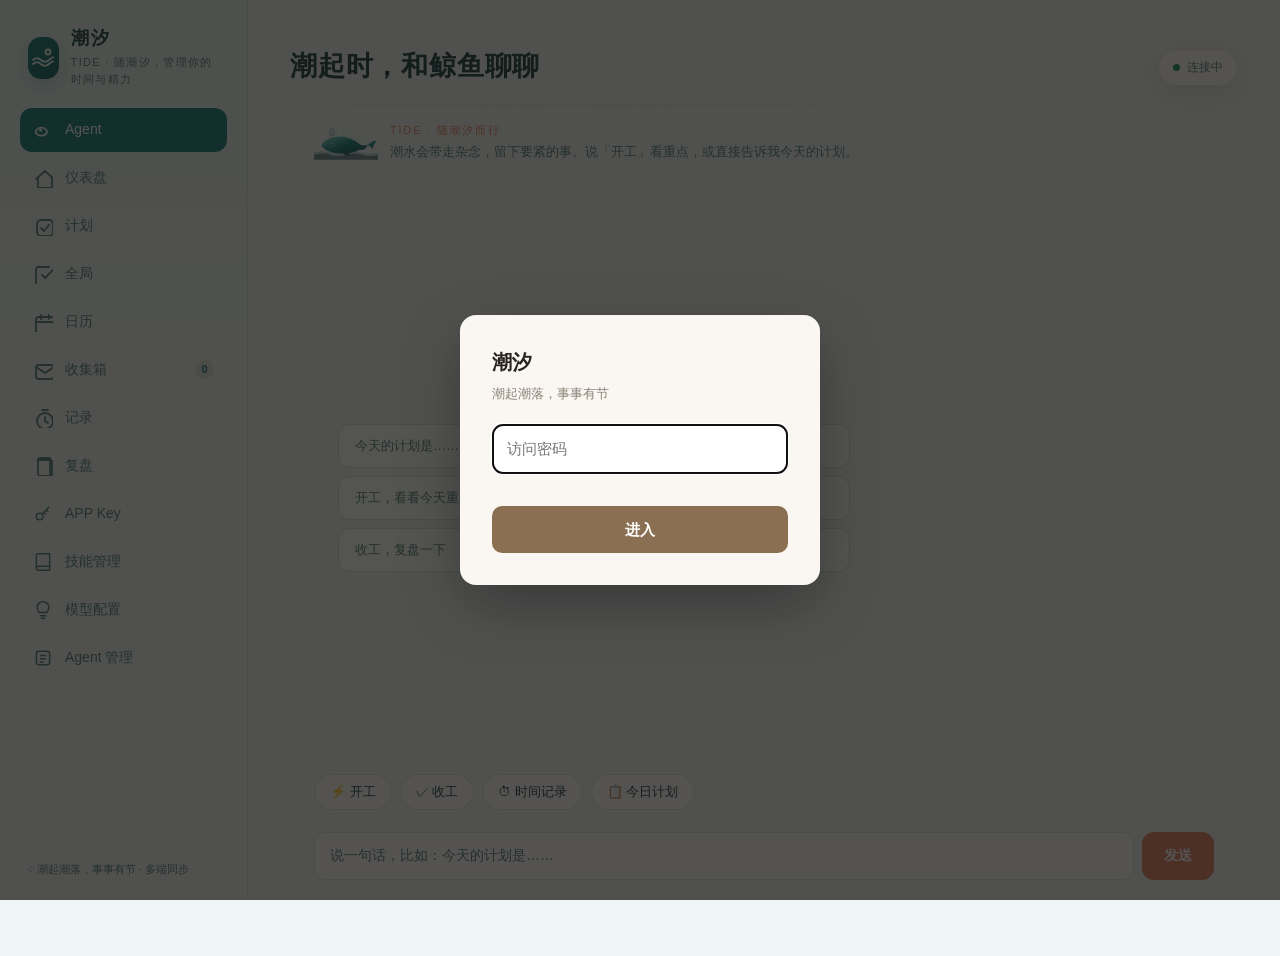
<file: web/workboard.html>
<!DOCTYPE html>
<html lang="zh-CN" data-page-node-id="BeUBhwX2g7UcH5OVwBhyrz">
<head>
<meta charset="UTF-8" data-page-node-id="OtccAbv3Zr9w28nVdH50B5">
<meta name="viewport" content="width=device-width, initial-scale=1, viewport-fit=cover" data-page-node-id="GziCq5uJGThQmhxZT1EJa3">
<meta name="theme-color" content="#eef5f4" data-page-node-id="gXV7PBDJUGDbHv1CRwqbQk">
<title>潮汐 · 时间与精力的工作台</title>
<!-- 本工作台通过 WorkBuddy 资料库能力（library skill）搭建、存储和部署 -->
<style>
:root{ /* data-palette: teal */
  --paper:#eef5f4;--card:#fbfdfc;--ink:#123b3b;--muted:#4e7b78;--line:#cfe3df;
  --plum:#0e7c7b;--plum-soft:#d6eeea;--terra:#e07a5f;--terra-soft:#fbe4dc;
  --sage:#0e7c7b;--sage-soft:#d6eeea;--sand:#c98a3c;--sand-soft:#f7e9d2;
  --red:#c04a3a;--green:#1d8a6a;--shadow:0 16px 40px rgba(14,124,123,.10);--radius:22px;--sidebar:248px
}
*{box-sizing:border-box}
html{background:var(--paper);scroll-behavior:smooth}
body{margin:0;color:var(--ink);background:var(--paper);font:15px/1.55 Inter,-apple-system,BlinkMacSystemFont,"PingFang SC","Microsoft YaHei",sans-serif;-webkit-font-smoothing:antialiased}
button,input,select,textarea{font:inherit;color:inherit}
button{cursor:pointer}
svg{width:20px;height:20px;fill:none;stroke:currentColor;stroke-width:1.8;stroke-linecap:round;stroke-linejoin:round}

/* ---------- 侧边栏 ---------- */
.sidebar{position:fixed;inset:0 auto 0 0;width:var(--sidebar);padding:28px 20px 22px;background:var(--paper);border-right:1px solid var(--line);display:flex;flex-direction:column;z-index:20;overflow-y:auto}
.brand-inner{display:flex;align-items:center;gap:12px;padding:0 8px 20px}
.brand-mark{width:42px;height:42px;display:grid;place-items:center;border-radius:13px;background:var(--plum);color:#fff;font:700 19px/1 "Songti SC",serif;box-shadow:0 7px 18px rgba(77,48,69,.2)}
.brand strong{display:block;font:700 18px/1.2 "Songti SC",serif;letter-spacing:.05em}
.brand span{display:block;margin-top:4px;color:var(--muted);font-size:11px;letter-spacing:.12em}
.side-nav{display:flex;flex-direction:column;gap:4px}
.nav-item{display:flex;align-items:center;gap:12px;width:100%;height:44px;padding:0 13px;border:0;border-radius:12px;background:transparent;color:var(--muted);text-align:left;transition:.2s;font-size:14px}
.nav-item:hover{background:rgba(255,255,255,.48);color:var(--ink)}
  .nav-item.active{background:var(--plum);color:#fff}
  /* 收集箱待处理数量角标：有内容才亮起，空箱不打扰 */
  .nav-badge{margin-left:auto;min-width:19px;height:19px;padding:0 6px;border-radius:999px;background:rgba(111,89,67,.14);color:#0e7c7b;font-size:11px;font-weight:700;line-height:19px;text-align:center;flex:none}
  .nav-item.active .nav-badge{background:rgba(255,255,255,.24);color:#fff}
  .nav-badge[data-empty="1"]{display:none}
  .nav-item svg{flex:none}
  .side-foot{margin-top:auto;padding:14px 8px 0;font-size:11px;color:var(--muted)}

/* ---------- 主内容 ---------- */
.main-content{min-height:100vh;margin-left:var(--sidebar);padding:0 42px 56px}
.topbar{position:sticky;top:0;z-index:15;min-height:104px;padding:25px 0 18px;display:flex;align-items:flex-end;justify-content:space-between;gap:20px;background:linear-gradient(180deg,var(--paper) 78%,rgba(245,240,232,0))}
.topbar h1{font:700 27px/1.2 "Songti SC",serif;letter-spacing:.03em;margin:0}
.topbar .sub{color:var(--muted);font-size:13px;margin-top:4px}
.top-actions{display:flex;align-items:center;gap:10px}
.sync{display:inline-flex;align-items:center;gap:7px;font-size:12px;color:var(--muted);padding:8px 14px;border-radius:999px;background:rgba(255,253,250,.94);border:1px solid rgba(85,69,55,.14);box-shadow:0 8px 24px rgba(53,41,31,.1);backdrop-filter:blur(12px);white-space:nowrap}
.sync .dot{width:7px;height:7px;border-radius:50%;background:var(--green)}
.sync.offline .dot{background:#7fa8a4}
.sync.busy .dot{background:var(--sand)}
.sync.error .dot{background:var(--red)}

/* ---------- 视图切换 ---------- */
.view{display:none}
.view.active{display:block}

/* ---------- 面板/卡片 ---------- */
.panel{min-width:0;overflow:hidden;padding:22px;border:1px solid rgba(111,89,67,.08);border-radius:var(--radius);background:var(--card);box-shadow:var(--shadow)}
.panel-head{display:flex;align-items:flex-start;justify-content:space-between;gap:18px;margin-bottom:18px}
.panel-head h2{font:700 19px/1.3 "Songti SC",serif;margin:0}
.panel-head .hint{color:var(--muted);font-size:12px}

/* ---------- 表单 ---------- */
.module-layout{display:grid;grid-template-columns:minmax(290px,360px) minmax(0,1fr);gap:18px;align-items:start}
.form-panel{position:sticky;top:122px}
.field{display:flex;flex-direction:column;gap:7px;margin-bottom:13px}
.field>span{font-size:12px;color:var(--muted);font-weight:600}
.field input,.field select,.field textarea,.compact-select{width:100%;height:44px;padding:0 12px;border:1px solid var(--line);border-radius:11px;outline:0;background:var(--card);transition:.2s}
.field textarea{height:auto;min-height:74px;padding:10px 12px;resize:vertical;font-size:15px}
.field input:focus,.field select:focus,.field textarea:focus{border-color:#0e7c7b;box-shadow:0 0 0 3px rgba(14,124,123,.09);background:#fff}
.field input[type=date],.field input[type=time],.field input[type=number]{font-size:15px}
.form-row{display:grid;grid-template-columns:1fr 1fr;gap:10px}
.btn{min-height:42px;padding:0 15px;display:inline-flex;align-items:center;justify-content:center;gap:8px;border:1px solid transparent;border-radius:12px;font-size:13px;font-weight:700;transition:transform .15s,box-shadow .15s,background .15s}
.btn.primary{background:var(--plum);color:#fff;box-shadow:0 8px 20px rgba(77,48,69,.16)}
.btn.primary:hover{transform:translateY(-1px)}
.btn.primary:disabled{opacity:.55;transform:none;cursor:not-allowed}
.btn.full{width:100%}

/* ---------- 任务看板三列 ---------- */
.board{display:grid;grid-template-columns:repeat(3,minmax(0,1fr));gap:12px}
.board-col{background:#e6f1ef;border-radius:18px;padding:12px;display:flex;flex-direction:column;gap:10px;min-height:120px}
.board-col-head{display:flex;align-items:center;gap:8px;font-size:13px;font-weight:700;color:var(--muted);padding:2px 4px}
.board-col-head .dotc{width:8px;height:8px;border-radius:50%}
.board-col-head .cnt{font-size:11px;font-weight:500;background:rgba(255,253,250,.9);border-radius:999px;padding:1px 8px}
.task-card{background:var(--card);border:1px solid rgba(111,89,67,.08);border-radius:14px;padding:12px;box-shadow:0 6px 18px rgba(63,48,36,.05);display:flex;flex-direction:column;gap:8px}
.task-card .t-top{display:flex;align-items:flex-start;gap:8px}
.prio{flex:0 0 auto;font-size:10px;font-weight:700;padding:2px 8px;border-radius:7px;letter-spacing:.3px}
.two-line{min-width:0}
  .two-par{font-size:11.5px;line-height:1.35;color:#6e9a96;opacity:.95;word-break:break-word}
  .task-card .two-par{font-size:11px}
  .two-line.t-name{flex:1}
  .two-line.bi-name{flex:1}
  .block-item .two-par{font-size:10.5px}
  .gv-today-item .two-par,.gv-task .two-par{font-size:11.5px}
  /* 仪表盘 · P0 逾期红条：父级做小字前缀，子项为主体 */
  .two-line.dsh-p0 .two-par{font-size:11px;color:#a98b84}
  .two-line.dsh-p0 .two-main{font-size:12px;font-weight:600;color:#8c2f26;line-height:1.4;word-break:break-word}
  /* 仪表盘 · 今日关注：父级一行小字，子项一行主体，取代原来的 nowrap 单行 */
  .two-line.dsh-focus .two-par{font-size:11px}
  .two-line.dsh-focus .two-main{font-size:14px;color:var(--ink);line-height:1.35;word-break:break-word}
  /* 多子项：父级一行小字，下面每个子项各占一行 */
  .two-subs{display:flex;flex-direction:column;gap:1px;min-width:0}
  .two-sub{font-size:13px;line-height:1.4;color:var(--ink);word-break:break-word;padding-left:8px;border-left:2px solid var(--line);position:relative}
  .two-sub.done{color:var(--muted);text-decoration:line-through}
  .two-line.bi-name .two-sub,.two-line.t-name .two-sub{font-size:13px}
  /* 子任务清单（任务卡片内） */
  .sub-list{margin-top:8px;padding-top:7px;border-top:1px dashed var(--line);display:flex;flex-direction:column;gap:4px}
  .sub-head{font-size:11px;font-weight:700;color:var(--muted);letter-spacing:.3px}
  .sub-item{display:flex;align-items:flex-start;gap:6px;font-size:12px;line-height:1.45;color:var(--ink)}
  .sub-box{flex:0 0 auto;width:14px;height:14px;margin-top:1px;border:1.5px solid var(--line);border-radius:4px;background:var(--card);cursor:pointer;padding:0;font-size:10px;line-height:1;color:var(--sand)}
  .sub-box:hover{border-color:var(--sand)}
  .sub-box.on{background:var(--sand);border-color:var(--sand);color:#fff}
  .sub-box:disabled{cursor:default;opacity:.5}
  .sub-nm{flex:1;min-width:0;word-break:break-word}
  .sub-nm.done{color:var(--muted);text-decoration:line-through}
  .sub-meta{flex:0 0 auto;font-size:11px;color:var(--muted);white-space:nowrap}
  .sub-ops{flex:0 0 auto;display:inline-flex;gap:3px}
  .sub-ops .mini-btn{font-size:10px;padding:1px 6px}
  /* 新建表单里的子项批量输入 */
  .sub-add-box{margin:-2px 0 12px;padding:9px 10px;border:1px dashed var(--line);border-radius:10px;background:rgba(255,253,249,.7)}
  .sub-add-head{display:flex;align-items:center;justify-content:space-between;gap:8px;font-size:12px;font-weight:700;color:var(--muted);margin-bottom:7px}
  .sub-rows{display:flex;flex-direction:column;gap:5px}
  .sub-row{display:flex;align-items:center;gap:5px}
  .sub-row input[type=text]{flex:1;min-width:0;font-size:13px;padding:6px 9px}
  .sub-row input[type=number]{width:56px;flex:0 0 auto;font-size:12px;padding:6px 6px}
  .sub-row select{width:66px;flex:0 0 auto;font-size:12px;padding:6px 4px}
  .sub-row input[type=date]{width:132px;flex:0 0 auto;font-size:12px;padding:6px 6px}
  .sub-row-del{flex:0 0 auto;border:1px solid var(--line);background:transparent;color:var(--muted);font-size:12px;padding:5px 9px;border-radius:7px;cursor:pointer}
  .sub-row-del:hover{border-color:var(--terra);color:var(--terra)}
  .sub-add-tip{font-size:11px;color:var(--muted);margin-top:7px;line-height:1.45}
  .sub-col-hd{display:flex;align-items:center;gap:5px;font-size:11px;color:var(--muted);padding:0 2px 2px}
  .sub-col-hd .c1{flex:1;min-width:0}
  .sub-col-hd .c2{width:66px}
  .sub-col-hd .c3{width:132px}
  .sub-col-hd .c4{width:34px}
  /* 卡片底部的「+ 子项」按钮 */
  .mini-btn.sub-add{border-style:dashed}
.task-card .t-name{flex:1;font-size:14px;font-weight:600;line-height:1.4;word-break:break-word}
.task-card .t-note{font-size:12px;color:var(--muted);line-height:1.5;word-break:break-word}
.task-card .t-foot{display:flex;align-items:center;justify-content:space-between;gap:8px}
.task-card .t-date{font-size:12px;color:var(--muted);display:flex;align-items:center;gap:4px}
.task-card .t-date.overdue{color:var(--red);font-weight:600}
/* 开始时间 → 计划时间（看板卡片 / 时间块 / 全局行通用） */
.t-time{display:inline-flex;align-items:center;gap:6px;align-self:flex-start;padding:3px 9px;border-radius:9px;background:#eef5f4;font-size:12.5px;font-variant-numeric:tabular-nums;line-height:1.5}
.t-time svg{width:13px;height:13px;flex:0 0 auto;color:#a89c8e;stroke-width:2.1}
.t-time b{font-weight:700;color:var(--ink)}
.t-time b.tt-end{color:var(--plum)}
.t-time b.tt-done{color:var(--green)}
.t-time .tt-sep{color:#c0b4a6;font-weight:400;font-size:11px}
.t-time .tt-dot{color:#cfc4b5;font-weight:400;font-size:11px}
.t-time.is-done{background:var(--sage-soft)}
.t-time.is-done svg{color:#8fa294}
.t-ops{display:flex;gap:4px}
.mini-btn{height:28px;padding:0 10px;border:1px solid var(--line);background:transparent;border-radius:8px;color:var(--muted);font-size:11px;display:inline-flex;align-items:center;gap:4px}
.mini-btn:hover{color:var(--plum);border-color:#b8dcd7}
.mini-btn.danger:hover{color:var(--terra);border-color:#e6c5bb}

/* ---------- 列表 ---------- */
.record-list{display:flex;flex-direction:column;gap:2px}
.record-row{display:grid;grid-template-columns:56px 1fr auto auto;gap:12px;align-items:center;min-height:62px;padding:8px 6px;border-bottom:1px solid #dcece9}
.record-row.anchor{background:linear-gradient(90deg,rgba(238,226,206,.5),transparent)}
.row-ops{display:flex;gap:4px;align-items:center}
.day-group-head{display:flex;align-items:center;justify-content:space-between;gap:10px;margin:16px 0 2px;padding:6px 6px 4px;border-bottom:2px solid var(--line);font-size:12px;color:var(--muted)}
.day-group-head:first-child{margin-top:2px}
.day-group-head .dg-date{font-weight:700;color:var(--ink)}
.day-group-head .dg-total{font-variant-numeric:tabular-nums}
.record-row:last-child{border-bottom:0}
.record-main strong,.record-main small{display:block}
.record-main strong{font-size:13px}
.record-main small{margin-top:2px;color:#6e9a96;font-size:11px}
.chip{font-size:10px;font-weight:700;padding:3px 9px;border-radius:999px}
.chip.plum{background:var(--plum-soft);color:var(--plum)}
.chip.terra{background:var(--terra-soft);color:var(--terra)}
.chip.sage{background:var(--sage-soft);color:var(--sage)}
.chip.sand{background:var(--sand-soft);color:var(--sand)}
.chip.gray{background:#dcece9;color:#5c8b87}
.chip.violet{background:#dcece9;color:#0e7c7b}
.delete-btn{width:32px;height:32px;padding:0;border:0;border-radius:9px;background:transparent;color:#7fa8a4;opacity:0;display:flex;align-items:center;justify-content:center}
.record-row:hover .delete-btn{opacity:1}
.delete-btn:hover{background:#f3e3dc;color:var(--terra)}
@media(hover:none){.delete-btn{opacity:1}}

/* ---------- 里程碑 ---------- */
.miles{display:grid;grid-template-columns:repeat(auto-fill,minmax(260px,1fr));gap:12px}
.mile-card{background:var(--card);border:1px solid rgba(111,89,67,.08);border-radius:18px;padding:18px;box-shadow:0 6px 18px rgba(63,48,36,.05);display:flex;flex-direction:column;gap:10px;position:relative}
.mile-card .m-top{display:flex;align-items:flex-start;justify-content:space-between;gap:10px}
.mile-card .m-name{font-size:15px;font-weight:700;line-height:1.4}
.mile-card .m-pct{font-size:16px;font-weight:800;font-variant-numeric:tabular-nums}
.mile-card .m-pct small{font-size:11px;color:var(--muted);font-weight:500}
.mile-card .m-desc{font-size:12px;color:var(--muted);line-height:1.5;display:-webkit-box;-webkit-line-clamp:2;-webkit-box-orient:vertical;overflow:hidden}
.pbar{height:7px;border-radius:99px;background:#dcece9;overflow:hidden}
.pbar .fill{height:100%;border-radius:99px;background:linear-gradient(90deg,var(--plum),#0e7c7b);transition:width .4s ease}
.mile-card .m-meta{display:flex;align-items:center;gap:8px;font-size:11px;color:var(--muted)}
.mile-card .m-ops{position:absolute;top:12px;right:12px;display:flex;gap:4px;opacity:0;transition:.15s}
.mile-card:hover .m-ops{opacity:1}
@media(hover:none){.mile-card .m-ops{opacity:1}}

/* ---------- 复盘 ---------- */
.reviews{display:flex;flex-direction:column;gap:10px}
.review-card{background:var(--card);border:1px solid rgba(111,89,67,.08);border-radius:18px;padding:18px;box-shadow:0 6px 18px rgba(63,48,36,.05);position:relative}
.review-card .r-head{display:flex;align-items:center;justify-content:space-between;gap:10px;margin-bottom:8px}
.review-card .r-date{font:700 15px/1.3 "Songti SC",serif;display:flex;align-items:center;gap:8px}
.review-card .today-tag{font:600 10px/1 Inter,-apple-system,sans-serif;background:var(--terra-soft);color:var(--terra);padding:3px 8px;border-radius:999px}
.review-card .r-sum{font-size:13px;color:var(--muted);font-style:italic;margin:0 0 8px}
.r-grid{display:grid;grid-template-columns:1fr 1fr;gap:8px}
.r-cell{font-size:13px}
.r-cell .k{font-size:11px;color:var(--muted);margin-bottom:2px;font-weight:700;letter-spacing:.5px}
.r-cell .v{line-height:1.55;white-space:pre-wrap;word-break:break-word}
.review-card .r-del{position:absolute;top:12px;right:12px;opacity:0}
.review-card:hover .r-del{opacity:1}
@media(hover:none){.review-card .r-del{opacity:1}}

/* ---------- 今日聚焦 ---------- */
.hero-card{border:1px solid rgba(111,89,67,.08);border-radius:var(--radius);background:var(--card);box-shadow:var(--shadow);padding:26px}
.hero-card h2{font:700 30px/1.2 "Songti SC",serif;margin:0 0 4px}
.hero-card .hero-sub{color:var(--muted);font-size:13px;margin:0 0 18px}
.focus-list{display:flex;flex-direction:column;gap:6px}
.focus-item{display:flex;align-items:center;gap:12px;font-size:14px;padding:9px 6px;border-bottom:1px dashed #dcece9}
.focus-item:last-child{border-bottom:0}
.focus-item .tag{flex:0 0 auto;font-size:11px;font-weight:700;padding:3px 10px;border-radius:999px}
.focus-item .tag.overdue{background:var(--terra-soft);color:var(--terra)}
.focus-item .tag.today{background:var(--sand-soft);color:var(--sand)}
.focus-item .tag.mile{background:var(--plum-soft);color:var(--plum)}
.focus-item .txt{flex:1;min-width:0;display:flex;flex-direction:column;gap:2px}
  .focus-item .txt .meta{color:var(--muted);font-size:12px;margin-left:0}
.focus-item .go{border:1px solid var(--line);background:transparent;color:var(--muted);font-size:12px;padding:5px 12px;border-radius:8px}
.focus-item .go:hover{border-color:var(--plum);color:var(--plum)}
.dash-grid{display:grid;grid-template-columns:repeat(3,1fr);gap:12px;margin-top:16px}
.metric{min-height:96px;padding:18px;border:1px solid rgba(111,89,67,.12);border-radius:18px;background:#dcece9}
.metric .m-k{font-size:11px;color:var(--muted);font-weight:700}
.metric .m-v{font-size:26px;font-weight:800;font-variant-numeric:tabular-nums;margin-top:6px}
  .metric .m-v small{font-size:13px;font-weight:500;color:var(--muted)}
  /* 收集箱快捷卡：仪表盘上的入口，整卡可点直接跳收集箱 */
  .metric.m-inbox{cursor:pointer;transition:.18s;position:relative;grid-column:span 1;text-align:left;font:inherit;color:inherit}
  .metric.m-inbox:hover{border-color:var(--sand);background:#f2ebe0;transform:translateY(-1px)}
  .metric.m-inbox .m-go{position:absolute;right:14px;bottom:14px;font-size:11px;color:var(--muted);font-weight:600}
  .metric.m-inbox .m-chips{display:flex;gap:6px;margin-top:10px;flex-wrap:wrap}
  .metric.m-inbox .chip-s{display:inline-flex;align-items:center;gap:4px;padding:2px 8px;border-radius:999px;font-size:11px;font-weight:700;background:rgba(255,255,255,.62);color:#0e7c7b}
  .metric.m-inbox .chip-s.q{background:rgba(191,132,68,.14);color:#c98a3c}
  .metric.m-inbox .chip-s.t{background:rgba(96,106,148,.14);color:#0e7c7b}
  .metric.m-inbox .chip-s.zero{opacity:.45}
  /* 仪表盘「未整理的念头」预览条 */
  .ib-peek{margin-top:14px;border:1px solid rgba(111,89,67,.14);border-radius:18px;background:#f5efe6;padding:14px 16px}
  .ib-peek-h{display:flex;align-items:center;justify-content:space-between;gap:10px;margin-bottom:8px}
  .ib-peek-h .t{font:700 14px/1.3 "Songti SC",serif}
  .ib-peek-h .more{border:0;background:transparent;color:var(--sand);font-size:12px;font-weight:700;cursor:pointer;padding:0}
  .ib-peek-h .more:hover{text-decoration:underline}
  .ib-peek-list{display:flex;flex-direction:column;gap:6px}
  .ib-peek-row{display:flex;align-items:baseline;gap:8px;font-size:13px;color:var(--ink);cursor:pointer;border-radius:8px;padding:3px 6px}
  .ib-peek-row:hover{background:rgba(255,255,255,.6)}
  .ib-peek-row .ty{flex:none;font-size:10px;font-weight:800;padding:1px 6px;border-radius:999px;background:rgba(111,89,67,.12);color:#0e7c7b}
  .ib-peek-row .ty.q{background:rgba(191,132,68,.16);color:#c98a3c}
  .ib-peek-row .ty.t{background:rgba(96,106,148,.16);color:#0e7c7b}
  .ib-peek-row .tx{flex:1;min-width:0;overflow:hidden;text-overflow:ellipsis;white-space:nowrap}
.ib-peek-row .tx:hover{white-space:normal}
  .ib-peek-more{align-self:flex-start;border:0;background:transparent;color:var(--sand);font-size:12px;font-weight:700;cursor:pointer;padding:2px 6px;border-radius:8px}
.ib-peek-more:hover{background:rgba(255,255,255,.7);text-decoration:underline}
  .ib-peek-empty{color:var(--muted);font-size:12px;padding:4px 6px}

/* ---------- 维度卡片墙（可拖拽移动） ---------- */
.dim-head-row{display:flex;align-items:center;justify-content:space-between;gap:12px;margin:24px 0 10px;flex-wrap:wrap}
.dim-head-row .dh-t{font:700 17px/1.3 "Songti SC",serif;margin:0}
.dim-head-row .dh-tip{color:var(--muted);font-size:12px;font-weight:500}
.dim-wall{display:grid;grid-template-columns:repeat(auto-fit,minmax(240px,1fr));gap:12px;align-items:start}
.dim-card{position:relative;min-width:0;padding:16px;border:1px solid rgba(111,89,67,.12);border-radius:18px;background:var(--card);box-shadow:var(--shadow);transition:box-shadow .18s ease,opacity .18s ease}
.dim-card.dragging{opacity:.55;box-shadow:0 16px 34px rgba(77,48,69,.2)}
.dim-card .dim-head{display:flex;align-items:center;gap:8px;margin-bottom:12px}
.dim-card .dim-title{flex:1;min-width:0;font:700 12px/1.2 Inter,"PingFang SC",sans-serif;letter-spacing:.6px;color:var(--muted);text-transform:uppercase;overflow:hidden;text-overflow:ellipsis;white-space:nowrap}
.dim-grip{flex:none;width:28px;height:28px;display:grid;place-items:center;border-radius:9px;border:1px solid rgba(111,89,67,.16);background:#f5faf9;color:#a99e92;font-size:13px;line-height:1;cursor:grab;touch-action:none;-webkit-user-select:none;user-select:none}
.dim-grip:hover{color:var(--plum);border-color:#b8dcd7}
.dim-grip:active{cursor:grabbing;background:var(--plum-soft);color:var(--plum)}
.dim-big{font:800 26px/1 Inter,"PingFang SC",sans-serif;font-variant-numeric:tabular-nums;margin-bottom:10px;color:var(--ink)}
.dim-big small{font-size:12px;font-weight:600;color:var(--muted);margin-left:5px;letter-spacing:0}
.dim-rows{display:flex;flex-direction:column;gap:9px}
.dim-row{font-size:12px;color:#4e7b78}
.dim-row .dr-top{display:flex;align-items:center;gap:8px}
.dim-row .k{flex:1;min-width:0;overflow:hidden;text-overflow:ellipsis;white-space:nowrap}
.dim-row .v{font-weight:700;font-variant-numeric:tabular-nums;color:var(--ink)}
.dim-bar{height:6px;border-radius:99px;background:#dcece9;overflow:hidden;margin-top:5px}
.dim-bar i{display:block;height:100%;border-radius:99px;background:linear-gradient(90deg,var(--plum),#0e7c7b)}
.dim-chips{display:flex;flex-wrap:wrap;gap:6px}
.dim-chip{font-size:11px;font-weight:700;padding:5px 9px;border-radius:999px;background:#dcece9;color:#4e7b78;white-space:nowrap}
.dim-empty{font-size:12px;color:var(--muted);padding:8px 0}
.axis-line{position:relative;padding-left:18px;max-height:230px;overflow:auto;overscroll-behavior:contain}
.axis-line:before{content:'';position:absolute;left:5px;top:8px;bottom:8px;width:2px;border-radius:2px;background:linear-gradient(180deg,var(--plum-soft),#dcece9)}
.axis-item{position:relative;display:flex;gap:9px;padding:5px 0;font-size:12px}
.axis-item:before{content:'';position:absolute;left:-16px;top:11px;width:8px;height:8px;border-radius:50%;background:var(--plum);box-shadow:0 0 0 3px var(--card)}
.axis-item.anchor:before{background:var(--terra)}
.axis-t{width:42px;flex:none;color:var(--muted);font-weight:700;font-variant-numeric:tabular-nums}
.axis-b{min-width:0;flex:1}
.axis-b b{display:block;font-weight:600;overflow:hidden;text-overflow:ellipsis;white-space:nowrap;color:var(--ink)}
.axis-b span{color:var(--muted)}
.axis-bars{display:grid;grid-template-columns:repeat(7,1fr);gap:6px;align-items:end;height:74px;margin-bottom:8px}
.axis-col{display:flex;flex-direction:column;align-items:center;gap:5px;height:100%}
.axis-col .ab-track{flex:1;width:100%;display:flex;align-items:flex-end;border-radius:7px;background:#e6f1ef;overflow:hidden}
.axis-col .ab-fill{width:100%;border-radius:7px;background:linear-gradient(180deg,#0e7c7b,var(--plum));min-height:3px}
.axis-col.today .ab-fill{background:linear-gradient(180deg,var(--terra),#8f4630)}
.axis-col .ab-lb{font-size:10px;color:var(--muted);font-weight:700}

/* ---------- 空状态 ---------- */
.empty{text-align:center;padding:34px 16px;color:var(--muted);font-size:13px}
.empty svg{width:22px;height:22px;margin:0 auto 6px;display:block;color:#7fa8a4}

/* ---------- toast / 错误横幅 ---------- */
.banner{display:none;margin:0 0 16px;padding:12px 16px;border-radius:14px;background:var(--terra-soft);border:1px solid #f0cfc6;color:var(--terra);font-size:14px;align-items:center;gap:10px}
.banner.show{display:flex}
.banner .msg{flex:1}
.banner button{border:0;background:#fff;color:var(--terra);font-size:13px;font-weight:700;padding:6px 14px;border-radius:8px;cursor:pointer;border:1px solid #f0cfc6}
.toast{position:fixed;left:50%;bottom:calc(env(safe-area-inset-bottom) + 28px);transform:translateX(-50%) translateY(20px);background:var(--ink);color:#fff;font-size:13px;padding:10px 18px;border-radius:999px;opacity:0;pointer-events:none;transition:all .25s;z-index:200;max-width:80vw}
.toast.show{opacity:1;transform:translateX(-50%) translateY(0)}
.toast.err{background:var(--terra)}

/* ---------- 移动端底部导航（毛玻璃） ---------- */
.mobile-nav{display:none;position:fixed;left:10px;right:10px;bottom:calc(8px + env(safe-area-inset-bottom));z-index:40;height:66px;padding:6px;border:1px solid rgba(85,69,55,.14);border-radius:20px;background:rgba(255,252,247,.94);box-shadow:0 14px 35px rgba(53,41,31,.16);backdrop-filter:blur(14px)}
.mobile-nav button{min-width:0;border:0;border-radius:14px;background:transparent;color:#847a70;display:flex;flex-direction:column;align-items:center;justify-content:center;gap:2px;font-size:9px;flex:1}
.mobile-nav button svg{width:21px;height:21px}
.mobile-nav button.active{background:var(--plum);color:#fff}

/* ---------- 日计划 Day Plan ---------- */
.daybar{display:flex;align-items:center;gap:12px;flex-wrap:wrap;padding:14px 18px;margin-bottom:14px;border:1px solid rgba(111,89,67,.1);border-radius:18px;background:rgba(255,253,250,.9);box-shadow:0 10px 26px rgba(63,48,36,.06);backdrop-filter:blur(12px)}
.daynav{width:38px;height:38px;flex:0 0 auto;border:1px solid var(--line);border-radius:11px;background:var(--card);color:var(--muted);font-size:19px;line-height:1;display:grid;place-items:center}
.daynav:hover{color:var(--plum);border-color:#b8dcd7}
.daycenter{flex:1;min-width:130px}
.daycenter .daytitle{font:700 19px/1.25 "Songti SC",serif;display:flex;align-items:center;gap:8px}
.daycenter .daytitle .badge{font:700 10px/1 Inter,sans-serif;background:var(--plum-soft);color:var(--plum);padding:4px 9px;border-radius:999px;letter-spacing:.6px}
.daycenter .daysub{margin-top:3px;color:var(--muted);font-size:12px}
.daypick{height:38px;padding:0 10px;border:1px solid var(--line);border-radius:11px;background:var(--card);color:var(--ink);font-size:13px}
.btn.ghost{background:var(--card);border-color:var(--line);color:var(--muted)}
.btn.ghost:hover{color:var(--plum);border-color:#b8dcd7}
.btn.ghost:disabled{opacity:.5;cursor:not-allowed}

.carryover{display:none;align-items:center;gap:14px;flex-wrap:wrap;padding:13px 18px;margin-bottom:14px;border:1px dashed #d8c7bb;border-radius:16px;background:linear-gradient(90deg,var(--sand-soft),rgba(255,253,250,.7))}
.carryover.show{display:flex}
.carryover .co-text{flex:1;min-width:200px;font-size:13px;color:#6d5a41;line-height:1.5}
.carryover .co-text b{color:var(--terra)}
.carryover .co-ops{display:flex;gap:8px;flex-wrap:wrap}
.day-summary{display:flex;gap:8px;flex-wrap:wrap;margin-bottom:14px}
.day-summary .ds{display:flex;align-items:center;gap:6px;padding:7px 13px;border-radius:999px;background:rgba(255,253,250,.9);border:1px solid rgba(111,89,67,.1);font-size:12px;color:var(--muted)}
.day-summary .ds b{color:var(--ink);font-variant-numeric:tabular-nums}
.src-tag{font-size:10px;font-weight:700;padding:2px 7px;border-radius:6px;background:#dcece9;color:#5c8b87}
.src-tag.roll{background:var(--sand-soft);color:var(--sand)}
.src-tag.rev{background:var(--plum-soft);color:var(--plum)}

/* ---------- 融合 · 双峰时间块 / 历史 / 留痕 ---------- */
.task-right{min-width:0;display:flex;flex-direction:column;gap:12px}
.smart-hint{font-size:12px;font-weight:600;color:var(--plum);background:var(--plum-soft);padding:7px 11px;border-radius:10px;margin:-2px 0 12px;line-height:1.5}
.view-switch{display:inline-flex;gap:4px;margin:14px 0 2px;background:var(--paper);border-radius:12px;padding:4px}
.view-switch button{height:34px;padding:0 16px;border:0;border-radius:9px;background:transparent;color:#7a7166;font-size:13px;font-weight:600}
.view-switch button.active{background:var(--plum);color:#fff;box-shadow:0 4px 12px rgba(77,48,69,.18)}
.blocks{display:grid;grid-template-columns:repeat(3,minmax(0,1fr));gap:14px;align-items:start}
.block{border-radius:18px;padding:14px;background:#e6f1ef;display:flex;flex-direction:column;gap:10px;min-height:140px}
.block.morning{border-top:3px solid #6366f1}
.block.afternoon{border-top:3px solid #d98a2b}
.block.flex{border-top:3px solid #8b5fb8}
.block-head{display:flex;align-items:center;gap:8px;font-size:13px;font-weight:700;color:var(--muted)}
.block-head .cnt{margin-left:auto;font-size:11px;font-weight:500;background:rgba(255,253,250,.9);border-radius:999px;padding:1px 8px}
.block .empty{font-size:12px;color:#7fa8a4;text-align:center;padding:14px 0}
.block-item{background:var(--card);border:1px solid rgba(111,89,67,.08);border-radius:12px;padding:10px 12px;box-shadow:0 4px 12px rgba(63,48,36,.04)}
.block-item .bi-top{display:flex;align-items:flex-start;gap:8px}
.block-item .bi-name{flex:1;font-size:13px;font-weight:600;line-height:1.4;word-break:break-word}
.chip-type{font-size:10px;font-weight:700;padding:2px 7px;border-radius:6px;white-space:nowrap;flex:0 0 auto}
.chip-block{font-size:10px;font-weight:700;padding:2px 7px;border-radius:6px;white-space:nowrap}
.cb-morning{background:#e7e7fb;color:#4f46e5}
.cb-afternoon{background:#e6f1ef;color:#b45309}
.cb-flex{background:#f1e9f7;color:#7c3aed}
.ct-deep{background:var(--plum-soft);color:var(--plum)}
.ct-focus{background:var(--sand-soft);color:var(--sand)}
.ct-collab{background:var(--terra-soft);color:var(--terra)}
.ct-simple{background:var(--sage-soft);color:var(--sage)}
.ct-insight{background:#dcece9;color:#0e7c7b}
.timeline{position:relative;padding-left:24px}
.timeline::before{content:'';position:absolute;left:7px;top:4px;bottom:4px;width:2px;background:#e3dbcf}
.tl-week{margin:0 0 20px}
.tl-week-head{font:700 15px/1.4 "Songti SC",serif;color:var(--plum);margin:0 0 8px;display:flex;align-items:center;gap:8px}
.tl-week-head .wk-cnt{font-size:11px;font-weight:600;color:#6e9a96;background:#e6f1ef;padding:2px 9px;border-radius:999px}
.tl-day{margin:0 0 4px;color:var(--muted);font-size:12px;font-weight:600}
.tl-item{position:relative;padding:6px 0 6px 2px;font-size:13px;display:flex;align-items:baseline;gap:8px;flex-wrap:wrap}
.tl-item::before{content:'';position:absolute;left:-21px;top:13px;width:8px;height:8px;border-radius:50%;background:var(--sand);box-shadow:0 0 0 3px #e6f1ef}
.tl-item .ti-name{font-weight:600}
  .tl-item .two-line{flex:1 1 220px;min-width:0}
  .tl-item .two-par{font-size:10.5px}
.tl-item .ti-meta{color:#6e9a96;font-size:11px}
.log-item{display:flex;gap:10px;padding:9px 2px;border-bottom:1px solid #dcece9;font-size:13px}
.log-item:last-child{border-bottom:0}
.log-item .lg-time{color:#6e9a96;font-size:11px;white-space:nowrap;padding-top:1px}
.log-item .lg-body{flex:1;min-width:0}
.log-item .lg-body b{font-weight:600}
.log-item .lg-detail{color:#6e9a96;font-size:12px;display:block;overflow:hidden;text-overflow:ellipsis;white-space:nowrap}
.lg-act{font-size:11px;font-weight:700;padding:1px 8px;border-radius:6px;white-space:nowrap}
.lg-act.create{background:var(--sage-soft);color:var(--sage)}
.lg-act.done{background:var(--sage-soft);color:var(--sage)}
.lg-act.del{background:var(--terra-soft);color:var(--terra)}
.lg-act.move{background:var(--sand-soft);color:var(--sand)}
.lg-act.update{background:#dcece9;color:#5c8b87}
.lg-act.import{background:var(--plum-soft);color:var(--plum)}

/* ---------- 全局任务视角（复刻「职场效率台」结构） ---------- */
.gv{display:flex;flex-direction:column;gap:16px}
.gv-card{min-width:0;padding:20px;border:1px solid rgba(111,89,67,.1);border-radius:var(--radius);background:var(--card);box-shadow:var(--shadow)}
.gv-card-hd{display:flex;align-items:center;gap:10px;margin-bottom:14px;flex-wrap:wrap}
.gv-card-hd h2{font:700 18px/1.3 "Songti SC",serif;margin:0}
.gv-cnt{font-size:12px;font-weight:700;color:#fff;background:var(--plum);padding:2px 9px;border-radius:999px;font-variant-numeric:tabular-nums}
.gv-hint{color:var(--muted);font-size:12px}
.gv-right{margin-left:auto;display:flex;gap:8px;align-items:center;flex-wrap:wrap}
.gv-today{border-left:4px solid var(--red)}
.gv-today .gv-card-hd h2{color:var(--red)}
/* 概览统计 */
.gv-stats{display:grid;grid-template-columns:repeat(auto-fit,minmax(104px,1fr));gap:10px;margin-bottom:14px}
.gv-stat{background:#f5faf9;border:1px solid rgba(111,89,67,.1);border-radius:14px;padding:12px 10px;text-align:center;min-width:0}
.gv-stat .n{font:800 23px/1.15 Inter,"PingFang SC",sans-serif;font-variant-numeric:tabular-nums}
.gv-stat .l{font-size:11.5px;color:var(--muted);margin-top:3px}
.gv-bars{display:flex;flex-direction:column;gap:8px}
.gv-bar-row{display:grid;grid-template-columns:78px 1fr 46px;gap:10px;align-items:center;font-size:12px}
.gv-bar-lb{color:var(--muted);overflow:hidden;text-overflow:ellipsis;white-space:nowrap}
.gv-bar-track{height:10px;border-radius:99px;background:#efe9e0;overflow:hidden;display:flex}
.gv-bar-vol{height:100%;border-radius:99px;background:var(--plum-soft);overflow:hidden;display:flex;min-width:2px}
.gv-bar-done{height:100%;border-radius:99px;background:var(--plum);min-width:2px}
.gv-bar-val{text-align:right;color:var(--muted);font-weight:700;font-variant-numeric:tabular-nums}
/* 今天要处理 */
.gv-today-item{display:flex;align-items:flex-start;gap:10px;padding:12px;border-radius:14px;background:#f5faf9;border:1px solid rgba(111,89,67,.1);margin-bottom:8px}
.gv-today-item:last-child{margin-bottom:0}
.gv-today-item.over{background:var(--terra-soft);border-color:rgba(182,95,66,.28)}
.gv-ti-main{flex:1;min-width:0}
.gv-ti-title{font-weight:600;font-size:14.5px;word-break:break-word;cursor:pointer}
.gv-ti-title:hover{color:var(--plum)}
.gv-ti-meta{display:flex;gap:7px;flex-wrap:wrap;align-items:center;margin-top:5px;font-size:12px;color:var(--muted)}
.gv-ti-acts{display:flex;gap:6px;flex:0 0 auto;flex-wrap:wrap;justify-content:flex-end}
/* 筛选 */
.gv-filters{display:flex;gap:7px;flex-wrap:wrap;margin-bottom:14px}
.gv-chip{padding:7px 13px;border-radius:999px;border:1px solid rgba(111,89,67,.16);background:var(--card);font-size:13px;font-weight:600;color:var(--muted);min-height:36px;display:inline-flex;align-items:center;gap:6px;transition:.15s}
.gv-chip:hover{border-color:#b8dcd7;color:var(--ink)}
.gv-chip.on{background:var(--plum);border-color:var(--plum);color:#fff}
.gv-chip .c{font-size:11px;opacity:.72;font-weight:700;font-variant-numeric:tabular-nums}
/* 分组标题 */
.gv-group{display:flex;align-items:center;gap:8px;margin:16px 0 9px;font:700 12px/1.2 Inter,"PingFang SC",sans-serif;letter-spacing:.6px;color:var(--muted);text-transform:uppercase}
.gv-group:first-child{margin-top:0}
.gv-group:after{content:'';flex:1;height:1px;background:#dcece9}
/* 任务行 */
.gv-task{display:flex;align-items:flex-start;gap:11px;padding:12px;border:1px solid rgba(111,89,67,.12);border-radius:14px;margin-bottom:9px;background:var(--card);transition:.15s}
.gv-task:last-child{margin-bottom:0}
.gv-task:hover{border-color:#b8dcd7;box-shadow:0 6px 16px rgba(63,48,36,.06)}
.gv-task.done{background:var(--card)}
.gv-task.done .gv-title{color:#a99e90;text-decoration:line-through}
  .gv-task.done .two-par{text-decoration:none}
.gv-task.over{border-color:rgba(182,95,66,.34);background:#fbfdfc}
.gv-cbox{width:22px;height:22px;flex:0 0 auto;margin-top:1px;border-radius:7px;border:2px solid #cfc3b4;background:var(--card);display:grid;place-items:center;padding:0}
.gv-cbox svg{width:13px;height:13px}
.gv-cbox.on{background:var(--green);border-color:var(--green)}
.gv-body{flex:1;min-width:0}
.gv-title{font-weight:600;font-size:14.5px;word-break:break-word;cursor:pointer}
.gv-title:hover{color:var(--plum)}
.gv-meta{display:flex;gap:7px;flex-wrap:wrap;align-items:center;margin-top:5px;font-size:12px;color:var(--muted)}
.gv-date.over{color:var(--red);font-weight:700}
.gv-over-tag{color:var(--red);font-weight:700}
.gv-note{font-size:12.5px;color:var(--muted);margin-top:5px;background:#f7f3ec;padding:6px 9px;border-radius:8px;word-break:break-word}
.gv-acts{display:flex;gap:6px;flex:0 0 auto;flex-wrap:wrap;justify-content:flex-end}
.gv-ibtn{height:30px;padding:0 11px;border-radius:9px;border:1px solid rgba(111,89,67,.16);background:var(--card);color:var(--muted);font-size:12px;font-weight:700;white-space:nowrap}
.gv-ibtn:hover{border-color:#b8dcd7;color:var(--ink)}
.gv-ibtn.primary{background:var(--plum);border-color:var(--plum);color:#fff}
.gv-tag{font-size:11.5px;font-weight:700;padding:2px 8px;border-radius:6px;background:#dcece9;color:#5c8b87}
.gv-tag.p0{background:var(--terra-soft);color:var(--terra)}
.gv-tag.p1{background:var(--sand-soft);color:var(--sand)}
.gv-tag.p2{background:#dcece9;color:#5c8b87}
.gv-tag.st{background:var(--plum-soft);color:var(--plum)}
.gv-tag.st-doing{background:var(--sand-soft);color:var(--sand)}
.gv-tag.st-done{background:var(--sage-soft);color:var(--sage)}
.gv-tag.proj{background:#e6f1ef;color:var(--muted);font-weight:600}
.gv-empty{text-align:center;color:#7fa8a4;font-size:13px;padding:20px 10px}

/* ---------- 计划模块：移动端折叠「新建任务」 ---------- */
.form-toggle{display:none;align-items:center;gap:5px;height:30px;padding:0 11px;border:1px solid var(--line);border-radius:9px;background:var(--card);color:var(--muted);font-size:12px;font-weight:700;white-space:nowrap;flex:0 0 auto}
.form-toggle:active{background:var(--plum-soft);color:var(--plum)}
.form-toggle svg{width:12px;height:12px;transition:transform .18s ease}
.form-panel:not(.collapsed) .form-toggle svg{transform:rotate(180deg)}

/* ---------- 收集箱 ---------- */
.inbox-wrap{max-width:940px;display:flex;flex-direction:column;gap:14px}
.inbox-head h2{font-size:19px;font-weight:700;color:var(--ink);margin:0 0 3px}
.inbox-head .sub{font-size:12.5px;color:var(--muted);margin:0}
.inbox-form{background:var(--card);border:1px solid var(--line);border-radius:14px;padding:14px 15px;display:flex;flex-direction:column;gap:10px}
.inbox-form-row{display:flex;gap:10px;align-items:flex-end;flex-wrap:wrap}
.ib-field{flex:1;min-width:120px}
.ib-field span{font-size:11.5px;color:var(--muted);font-weight:600}
.ib-field textarea{width:100%;resize:vertical;font-family:inherit;font-size:13.5px;line-height:1.55}
.inbox-form-row .btn{flex:0 0 auto;height:34px}
.inbox-tabs{display:flex;gap:7px;flex-wrap:wrap}
.ib-tab{display:inline-flex;align-items:center;gap:5px;height:29px;padding:0 12px;border:1px solid var(--line);border-radius:9px;background:var(--card);color:var(--muted);font-size:12.5px;font-weight:700;cursor:pointer;transition:.12s}
.ib-tab:hover{background:var(--plum-soft)}
.ib-tab.active{background:var(--plum);border-color:var(--plum);color:#fff}
.ib-tab .c{font-size:11px;opacity:.72;font-weight:600}
.inbox-list{display:flex;flex-direction:column;gap:8px}
.ib-item{background:var(--card);border:1px solid var(--line);border-left:3px solid #7fa8a4;border-radius:12px;padding:11px 13px;display:flex;gap:11px;align-items:flex-start}
.ib-item.arch{opacity:.5}
.ib-item.arch .ib-body{text-decoration:line-through}
.ib-item.t-收集{border-left-color:var(--sand)}
.ib-item.t-问题{border-left-color:var(--terra)}
.ib-item.t-思考{border-left-color:var(--sage)}
.ib-type{flex:0 0 auto;font-size:11px;font-weight:800;padding:2px 8px;border-radius:7px;background:#dcece9;color:#5c8b87;white-space:nowrap;margin-top:1px}
.ib-item.t-收集 .ib-type{background:var(--sand-soft);color:var(--sand)}
.ib-item.t-问题 .ib-type{background:var(--terra-soft);color:var(--terra)}
.ib-item.t-思考 .ib-type{background:var(--sage-soft);color:var(--sage)}
.ib-body{flex:1;min-width:0}
.ib-text{font-size:13.5px;line-height:1.6;color:var(--ink);word-break:break-word;white-space:pre-wrap}
.ib-meta{display:flex;gap:8px;align-items:center;flex-wrap:wrap;margin-top:5px;font-size:11.5px;color:var(--muted)}
.ib-meta .ib-tag{padding:1px 7px;border-radius:6px;background:#f2ece3;color:#5c8b87}
.ib-meta .ib-src{padding:1px 7px;border-radius:6px;background:rgba(96,106,148,.10);color:#5b6488;font-weight:600}
.ib-ops{flex:0 0 auto;display:flex;gap:5px;opacity:0;transition:.12s}
.ib-item:hover .ib-ops,.ib-item:focus-within .ib-ops{opacity:1}
@media(hover:none){.ib-ops{opacity:1}}
.ib-ops .ib-b{padding:3px 8px;font-size:11.5px;border-radius:7px;border:1px solid var(--line);background:var(--card);color:var(--muted);cursor:pointer}
.ib-ops .ib-b:hover{background:var(--plum-soft);color:var(--plum)}
.ib-ops .ib-b.danger:hover{background:var(--terra-soft);color:var(--terra)}
.ib-empty{text-align:center;color:#7fa8a4;font-size:13px;padding:26px 10px}

/* ---------- 弹窗 ---------- */
.modal-mask{position:fixed;inset:0;z-index:120;display:none;align-items:center;justify-content:center;padding:20px;background:rgba(41,37,31,.44);backdrop-filter:blur(2px)}
.modal-mask.show{display:flex}
.modal{width:min(520px,100%);max-height:88vh;overflow-y:auto;background:var(--card);border-radius:20px;box-shadow:0 24px 60px rgba(41,37,31,.32);padding:22px;animation:modalIn .18s ease}
@keyframes modalIn{from{opacity:0;transform:translateY(10px) scale(.98)}to{opacity:1;transform:none}}
.modal-head{font:700 18px/1.3 "Songti SC",serif;margin-bottom:15px;padding-right:10px}
.modal-form .field{margin-bottom:12px}
.modal-form .field textarea{min-height:62px}
.modal-actions{display:flex;justify-content:flex-end;gap:10px;margin-top:8px}
.modal .btn.ghost{background:var(--card);border-color:var(--line);color:var(--muted)}

/* ---------- 响应式 ---------- */
@media(max-width:1180px){.main-content{padding-left:26px;padding-right:26px}.module-layout{grid-template-columns:310px minmax(0,1fr)}.dash-grid{grid-template-columns:repeat(2,1fr)}}
@media(max-width:860px){
  :root{--sidebar:0px}
  html,body{overflow-x:hidden}
  .sidebar{display:none}
  .main-content{margin-left:0;padding:0 16px calc(96px + env(safe-area-inset-bottom))}
  .topbar{min-height:88px;padding-top:18px;align-items:center;flex-wrap:wrap}
  .topbar h1{font-size:24px}
  .module-layout{display:flex;flex-direction:column}
  .form-panel{position:static;width:100%}
  .form-panel .panel-head{margin-bottom:14px;align-items:center}
  .mobile-nav{display:flex}
  /* 计划 · 看板三列改横向滑动 */
  .board{display:flex;grid-template-columns:none;overflow-x:auto;overflow-y:hidden;scroll-snap-type:x mandatory;gap:10px;padding:2px 2px 8px;-webkit-overflow-scrolling:touch;overscroll-behavior-x:contain}
  .board-col{flex:0 0 clamp(212px,74vw,300px);scroll-snap-align:start;min-height:96px}
  .blocks{grid-template-columns:1fr}
  /* 计划 · 新建任务表单默认收起 */
  .form-toggle{display:inline-flex}
  .form-panel.collapsed form{display:none}
  .form-panel.collapsed .smart-hint{display:none!important}
  .dash-grid{display:flex;flex-direction:column}
  .r-grid{grid-template-columns:1fr}
  .miles{grid-template-columns:1fr}
  .gv{gap:12px}
  .gv-card{padding:16px;border-radius:18px}
  .gv-stats{grid-template-columns:repeat(3,minmax(0,1fr))}
  .gv-today-item{flex-wrap:wrap}
  .gv-ti-acts{width:100%;margin-top:4px;justify-content:flex-start}
  .dim-wall{grid-template-columns:1fr;gap:10px}
  .axis-line{max-height:200px}
}
@media(max-width:560px){
  body{font-size:14px}
  .main-content{padding-left:12px;padding-right:12px}
  .panel{padding:18px;border-radius:19px}
  .form-row{grid-template-columns:1fr}
  .hero-card{padding:22px}
  .hero-card h2{font-size:26px}
  /* 计划 · 日期导航换行，标题独占一行 */
  .daybar{gap:8px;padding:12px 14px}
  .daynav{width:34px;height:34px;font-size:17px;border-radius:10px}
  .daycenter{order:-1;flex:1 1 100%;min-width:0}
  .daycenter .daytitle{font-size:17px}
  .daypick{flex:1 1 auto;min-width:0;height:36px}
  .daybar .btn.ghost{flex:0 0 auto;min-height:36px;padding:0 12px;font-size:12px}
  .view-switch{display:flex;width:100%;margin:12px 0 2px}
  .view-switch button{flex:1;padding:0 8px;font-size:12px}
  .carryover{padding:12px 14px;gap:10px}
  .carryover .co-text{min-width:0}
  .carryover .co-ops{width:100%}
  .carryover .co-ops .btn{flex:1;min-height:38px;font-size:12px;padding:0 10px}
  .day-summary .ds{padding:6px 11px;font-size:11px}
  .board-col{flex:0 0 82vw}
  .gv-card{padding:14px;border-radius:16px}
  .gv-card-hd h2{font-size:16px}
  .gv-right{width:100%;margin-left:0}
  .gv-stats{grid-template-columns:repeat(2,minmax(0,1fr));gap:8px}
  .gv-stat .n{font-size:20px}
  .gv-bar-row{grid-template-columns:64px 1fr 42px;gap:8px}
  .gv-task{padding:10px;gap:9px}
  .gv-acts{width:100%;justify-content:flex-start;margin-top:2px}
  .dim-head-row{margin:18px 0 8px}
  .dim-head-row .dh-t{font-size:16px}
  .dim-head-row .dh-tip{font-size:11px}
  .dim-card{padding:14px;border-radius:16px}
  .dim-big{font-size:23px}
  .axis-line{max-height:172px}
  .axis-bars{height:62px;gap:5px}
}

  /* ========== 日历看板 ========== */
  .cal-bar{display:flex;align-items:center;gap:10px;flex-wrap:wrap;margin-bottom:14px}
  .cal-filters{display:flex;gap:6px;flex-wrap:wrap;margin-left:auto}
  .cal-filters .chip{font-size:12px;padding:5px 11px;border-radius:999px;border:1px solid var(--line);background:var(--card);color:var(--muted);cursor:pointer;transition:.15s}
  .cal-filters .chip:hover{border-color:var(--sand)}
  .cal-filters .chip.active{background:var(--plum);border-color:var(--plum);color:#fff}
  .cal-legend{display:flex;align-items:center;gap:14px;flex-wrap:wrap;margin-bottom:10px;font-size:12px;color:var(--muted)}
  .cal-lg{display:inline-flex;align-items:center;gap:5px}
  .cal-lg .lg-dot{width:8px;height:8px;border-radius:50%;display:inline-block}
  .cal-lg-tip{margin-left:auto;font-style:italic;opacity:.75}
  .cal-grid-wrap{position:relative;background:var(--card);border:1px solid var(--line);border-radius:var(--radius);box-shadow:var(--shadow);overflow:hidden}
  .cal-week-head{display:grid;grid-template-columns:repeat(7,1fr);background:#f0e9df;border-bottom:1px solid var(--line)}
  .cal-week-head span{padding:9px 10px;font-size:12px;font-weight:600;color:var(--muted);text-align:center}
  .cal-week-head .wknd{color:var(--terra)}
  .cal-grid{display:grid;grid-template-columns:repeat(7,1fr);grid-auto-rows:minmax(112px,auto);align-items:stretch}
  .cal-cell{border-right:1px solid var(--line);border-bottom:1px solid var(--line);padding:6px 7px;display:flex;flex-direction:column;gap:4px;min-width:0}
  .cal-cell:nth-child(7n){border-right:none}
  .cal-cell.out{background:var(--card)}
  .cal-cell.out .cal-dnum{color:#a8c8c4}
  .cal-cell.today{background:#f5faf9;box-shadow:inset 0 0 0 2px var(--sand)}
  .cal-cell.dropok{background:#eef4ee;box-shadow:inset 0 0 0 2px var(--sage)}
  .cal-dnum{font-size:12px;color:var(--muted);font-weight:600;display:flex;align-items:center;gap:4px;cursor:pointer;user-select:none}
  .cal-dnum:hover{color:var(--terra)}
  .cal-cell.today .cal-dnum{color:var(--sand);font-weight:800}
  .cal-dtag{font-size:10px;color:var(--terra);font-weight:700}
  .cal-dnum .cal-more{margin-left:auto;font-size:10px;color:var(--muted);cursor:pointer;background:#efe8dd;border:1px solid var(--line);border-radius:999px;padding:1px 6px;line-height:1.5;font-weight:700;white-space:nowrap}
  .cal-dnum .cal-more:hover{background:var(--sand-soft);color:var(--ink);border-color:var(--sand)}
  .cal-items{display:flex;flex-direction:column;gap:3px;overflow:hidden}
  /* 当日详情浮层：完整列出这一天全部事项（含二级），不受格子高度限制 */
  .cal-pop{position:fixed;z-index:130;width:250px;max-height:min(58vh,520px);overflow-y:auto;background:var(--card);border:1px solid var(--sand);border-radius:14px;box-shadow:0 18px 44px rgba(41,37,31,.24);padding:11px 12px;animation:modalIn .14s ease}
  .cal-pop-head{display:flex;align-items:center;gap:6px;font-size:12px;font-weight:800;color:var(--ink);padding-bottom:7px;margin-bottom:7px;border-bottom:1px dashed var(--line);position:sticky;top:-11px;background:var(--card);z-index:2}
  .cal-pop-head .cp-x{margin-left:auto;border:none;background:#f1eae0;color:var(--muted);border-radius:7px;width:20px;height:20px;cursor:pointer;font-size:13px;line-height:1;padding:0}
  .cal-pop-head .cp-x:hover{background:var(--terra-soft);color:var(--terra)}
  .cal-pop-list{display:flex;flex-direction:column;gap:5px}
  .cal-pop .cal-item{font-size:12px;padding:4px 8px}
  .cal-pop .cal-par{font-size:10.5px}
  .cal-pop-foot{margin-top:8px;padding-top:7px;border-top:1px dashed var(--line);font-size:11px;color:var(--muted);display:flex;align-items:center;gap:8px}
  .cal-pop-foot button{border:1px solid var(--line);background:var(--card);color:var(--ink);border-radius:999px;font-size:11px;font-weight:700;padding:3px 10px;cursor:pointer}
  .cal-pop-foot button:hover{background:var(--sand-soft);border-color:var(--sand)}
  .cal-item{font-size:11px;line-height:1.35;padding:3px 6px;border-radius:7px;border-left:3px solid #7fa8a4;background:#eef5f4;color:var(--ink);cursor:grab;overflow:hidden;user-select:none;transition:.12s;display:flex;flex-direction:column;gap:1px}
  .cal-par{font-size:9.5px;line-height:1.25;color:#6e9a96;white-space:nowrap;overflow:hidden;text-overflow:ellipsis;opacity:.92}
  .cal-main{white-space:nowrap;overflow:hidden;text-overflow:ellipsis}
  .cal-item:hover{background:#efe7db}
  .cal-item:active{cursor:grabbing}
  .cal-item.p0{border-left-color:var(--terra);background:var(--terra-soft)}
  .cal-item.p1{border-left-color:var(--sand);background:var(--sand-soft)}
  .cal-item.p2{border-left-color:#7fa8a4}
  .cal-item.doing{border-left-style:solid;box-shadow:inset 0 0 0 1px rgba(77,48,69,.22)}
  .cal-item.done{opacity:.5;text-decoration:line-through}
  .cal-item.dragging{opacity:.35}
  .cal-empty{font-size:11px;color:#a8c8c4;padding:2px 3px}

  @media (max-width:860px){
    .cal-grid{grid-auto-rows:minmax(84px,auto)}
    .cal-cell{padding:4px 4px;gap:3px}
    .cal-item{font-size:10px;padding:2px 4px;border-radius:5px}
    .cal-par{font-size:8.5px}
    .cal-week-head span{padding:7px 3px;font-size:11px}
    .cal-filters{width:100%;margin-left:0}
    .cal-lg-tip{display:none}
  }

  /* ===== TIDE Agent · 浅色独立页（显示只由 .view/.view.active 控制） ===== */
  .view.view-agent.active{display:flex;flex-direction:column;
    height:calc(100dvh - var(--topbar-h,104px));min-height:520px;overflow:hidden}
  .agent-dock{flex:1 1 auto;display:flex;flex-direction:column;min-height:0;
    background:var(--paper);color:var(--ink);position:relative}
  .agent-dock svg{stroke:none}                 /* 抵消全局 svg{stroke:currentColor} */
  .agent-waves{position:absolute;inset:0;pointer-events:none;opacity:.18}
  .agent-waves svg{position:absolute;bottom:0;left:0;width:100%;height:64px}
  .agent-hero{position:relative;display:flex;align-items:center;gap:12px;padding:18px 24px 6px;flex:0 0 auto}
  .agent-hero .whale{width:64px;height:40px;flex:none}
  .agent-dock .wb-spout{stroke:var(--sage);stroke-width:2.5;fill:none;stroke-linecap:round}
  .agent-intro{min-width:0}
  .agent-kicker{font-size:11px;letter-spacing:.16em;color:var(--terra);text-transform:uppercase}
  .agent-sub{font-size:13px;color:var(--muted);margin-top:3px}
  .agent-history-toggle{align-self:center;flex:0 0 auto;margin:0 0 2px;padding:5px 14px;
    border:1px solid var(--line);border-radius:20px;background:var(--card);color:var(--muted);
    font-size:12px;cursor:pointer;transition:background .15s,color .15s}
  .agent-history-toggle:hover{background:var(--sage-soft);color:var(--ink)}
  .agent-history-toggle span{margin-left:6px;color:var(--terra)}
  .agent-thread{position:relative;flex:1 1 auto;min-height:0;overflow-y:auto;
    padding:16px 24px;display:flex;flex-direction:column;gap:12px;scroll-behavior:smooth}
  .agent-bubble{max-width:92%;padding:12px 16px;border-radius:16px;
    font-size:15.5px;line-height:1.7;white-space:pre-wrap;word-break:break-word}
  .agent-bubble.me{align-self:flex-end;background:var(--sage-soft);color:var(--ink);
    border:1px solid var(--sage);border-bottom-right-radius:5px}
  .agent-bubble.ai{align-self:flex-start;background:var(--card);color:var(--ink);
    border:1px solid var(--line);border-bottom-left-radius:5px}
  .agent-bubble .undo{margin-left:10px;padding:3px 9px;border:1px solid var(--terra);
    border-radius:6px;background:transparent;color:var(--terra);font-size:12px;cursor:pointer}
  .agent-top3{display:flex;flex-wrap:wrap;gap:8px;margin-top:10px}
  .agent-top3 span{padding:5px 10px;border-radius:8px;background:var(--terra-soft);
    color:var(--terra);font-size:12px}
  .agent-typing{display:flex;align-items:center;gap:10px;padding:8px 2px;color:var(--muted);font-size:12px}
  .agent-typing svg{width:52px;height:30px;overflow:visible}
  .agent-typing .tw-body{fill:var(--sage);opacity:.85;transform-origin:26px 16px;animation:wbswim 1.8s ease-in-out infinite}
  .agent-typing .tw-wave{fill:none;stroke:var(--sage);stroke-width:1.4;opacity:.55;stroke-linecap:round;stroke-dasharray:14 8;animation:wbwave 1.2s linear infinite}
  .agent-typing .tw-bubble{fill:var(--terra);opacity:0;animation:wbbub 1.8s ease-out infinite}
  @keyframes wbswim{0%,100%{transform:translateX(0) translateY(0)}50%{transform:translateX(4px) translateY(-2px)}}
  @keyframes wbwave{to{stroke-dashoffset:-22}}
  @keyframes wbbub{0%,50%{opacity:0;transform:translateY(0)}60%{opacity:.9}100%{opacity:0;transform:translateY(-8px)}}
  @media (prefers-reduced-motion:reduce){.agent-typing .tw-body,.agent-typing .tw-wave,.agent-typing .tw-bubble{animation:none}}
  .agent-quick{position:relative;display:flex;gap:8px;padding:4px 24px 10px;flex-wrap:wrap;flex:0 0 auto}
  .agent-quick button{padding:7px 15px;border:1px solid var(--line);border-radius:18px;
    background:var(--card);color:var(--ink);font-size:13px;cursor:pointer;transition:.2s}
  .agent-quick button:hover{border-color:var(--terra);background:var(--terra-soft)}
  .agent-composer{position:sticky;bottom:0;display:flex;gap:8px;padding:12px 24px 20px;
    flex:0 0 auto;background:var(--paper)}
  .agent-composer input{flex:1;padding:12px 15px;border:1px solid var(--line);border-radius:12px;
    background:var(--card);color:var(--ink);font-size:14px;outline:none}
  .agent-composer input::placeholder{color:var(--muted)}
  .agent-composer input:focus{border-color:var(--terra)}
  .agent-composer button{padding:0 22px;border:0;border-radius:12px;background:var(--terra);
    color:#fff;font-weight:600;font-size:14px;cursor:pointer}
  /* 技能草稿预览卡 */
  .skill-preview{border:1px solid var(--line);border-left:3px solid var(--terra);
    background:var(--card);border-radius:14px;padding:14px 16px;margin-top:10px;
    max-width:92%;align-self:flex-start;width:92%}
  .skill-preview h4{margin:0 0 6px;font-size:15px;color:var(--terra)}
  .skill-preview .sp-desc{font-size:13px;color:var(--muted);margin-bottom:10px}
  .skill-preview textarea{width:100%;box-sizing:border-box;min-height:180px;
    font:13px/1.6 ui-monospace,monospace;border:1px solid var(--line);
    border-radius:8px;padding:10px;background:#f5faf9;color:var(--ink)}
  .sp-actions{display:flex;gap:8px;justify-content:flex-end;margin-top:10px}
  .sp-ok{background:var(--terra);color:#fff;border:0;border-radius:9px;padding:8px 16px;cursor:pointer;font-size:13px}
  .sp-cancel{border:1px solid var(--line);background:var(--card);border-radius:9px;padding:8px 16px;cursor:pointer;font-size:13px}
  /* 鲸鱼动画（克制） */
  .wb-whale{transform-origin:180px 150px;animation:wb-breathe 4.5s ease-in-out infinite alternate}
  @keyframes wb-breathe{from{transform:translateY(0)}to{transform:translateY(-3px)}}
  .wb-spout{animation:wb-spout 4.5s ease-in-out infinite}
  @keyframes wb-spout{0%,60%{opacity:0}75%{opacity:.9}100%{opacity:0}}
  @media (prefers-reduced-motion:reduce){.wb-whale,.wb-spout{animation:none}}
  @media (max-width:860px){
    .view.view-agent.active{height:auto;min-height:calc(100dvh - 68px)}
    .agent-hero .whale{width:48px;height:30px}
    .agent-thread{padding:12px 14px}
    .agent-composer{padding:10px 14px 16px}
    .agent-quick{padding:4px 14px 8px}
    .agent-bubble{max-width:100%;font-size:15px}
    .skill-preview{max-width:100%;width:100%}
  }
  /* ===== 潮汐品牌修饰 ===== */
  .brand-mark{background:linear-gradient(140deg,var(--sage),#0a5b5a)!important;box-shadow:0 7px 18px rgba(14,124,123,.24)!important}
  .brand-mark svg{width:24px;height:24px;stroke:#eaf6f2;stroke-width:1.8;fill:none}
  .brand strong{letter-spacing:.12em!important;color:var(--ink)}
  .brand span{color:var(--muted)!important}
  .sidebar{background:linear-gradient(180deg,#e3f1ee 0%,var(--paper) 42%)!important}
  .side-foot::before{content:"◌ ";color:var(--sage)}
  .topbar::after{content:"";position:absolute;left:0;right:0;bottom:-6px;height:6px;
    background:radial-gradient(ellipse at 30% 0,rgba(44,139,134,.10),transparent 60%);pointer-events:none}
  /* ===== 长文本截断 + 展开 ===== */
  .exp-text{position:relative}
  .exp-text .exp-body{display:-webkit-box;-webkit-box-orient:vertical;-webkit-line-clamp:2;overflow:hidden;line-height:1.6}
  .exp-text.open .exp-body{-webkit-line-clamp:unset;display:block;overflow:visible}
  .exp-text .exp-more{display:inline-block;margin-top:3px;padding:1px 7px;border:0;border-radius:6px;
    background:var(--sage-soft);color:var(--sage);font-size:11px;cursor:pointer}
  .exp-text.open .exp-more{background:var(--terra-soft);color:var(--terra)}
  .gv-meta{flex-wrap:wrap!important}
  .gv-meta .gv-tag-secondary{opacity:.72;font-size:11px}
  .sub-list.collapsed{max-height:44px;overflow:hidden;cursor:pointer;position:relative}
  .sub-list.collapsed.open{max-height:none}
  .sub-list.collapsed::after{content:"▾ 展开子项";position:absolute;right:6px;top:2px;font-size:11px;color:var(--muted);background:var(--card);padding:0 5px}
  .sub-list.collapsed.open::after{content:"▴ 收起子项"}
  /* ===== 输入框统一 + 窄屏兜底 ===== */
  #keyScope,#keyNote,#skillName,#skillDesc,#skillContent{
    border:1px solid var(--line)!important;border-radius:11px!important;
    background:var(--card)!important;color:var(--ink)!important;font-size:14px!important;
    padding:10px 12px!important;box-sizing:border-box!important}
  #keyScope:focus,#keyNote:focus,#skillName:focus,#skillDesc:focus,#skillContent:focus{
    border-color:var(--sage)!important;box-shadow:0 0 0 3px rgba(14,124,123,.09)!important;outline:none}
  #skillContent{min-height:180px;font-family:ui-monospace,monospace;font-size:13px!important}
  .skillList,#skillList{grid-template-columns:repeat(auto-fill,minmax(min(260px,100%),1fr))!important}
  @media (max-width:560px){
    .inbox-form-row{display:flex;flex-direction:column;gap:8px}
    .inbox-form-row .field{width:100%!important}
    .sub-row{flex-wrap:wrap;gap:6px}
    .sub-row input[type=date],.sub-row select{width:calc(50% - 6px)!important}
    .record-row{grid-template-columns:1fr auto!important;gap:6px 10px}
    .record-row .record-main{grid-column:1/-1}
    #keyNote{min-width:0!important;width:100%}
    .agent-dock .skill-preview{max-width:100%;width:100%}
  }
  .agent-empty{margin:auto 0;max-width:560px;padding:20px 24px;text-align:center;color:var(--muted)}
  .ae-title{font:500 17px/1.5 "Songti SC",serif;color:var(--ink);margin-bottom:6px}
  .ae-line{font-size:12px;margin-bottom:16px}
  .ae-prompt{display:block;width:100%;margin:8px 0;padding:11px 16px;border:1px solid var(--line);
    border-radius:12px;background:var(--card);color:var(--muted);font-size:13px;cursor:pointer;text-align:left;transition:.2s}
  .ae-prompt:hover{border-color:var(--sage);color:var(--sage);background:var(--sage-soft)}
  /* ===== Markdown 表格样式 ===== */
  .agent-bubble .md-table-wrap{width:100%;max-width:100%;overflow-x:auto;margin:8px 0;border-radius:10px;border:1px solid var(--line)}
  .agent-bubble table.md-table{width:100%;border-collapse:collapse;font-size:12px;line-height:1.5}
  .md-table th{background:var(--sage-soft);color:var(--ink);font-weight:600;text-align:left;padding:7px 9px;white-space:nowrap;border-bottom:1px solid var(--line)}
  .md-table td{padding:6px 9px;border-bottom:1px solid var(--line);vertical-align:top;word-break:break-word}
  .md-table tr:last-child td{border-bottom:0}
  .md-table tbody tr:nth-child(even) td{background:var(--paper)}
  .agent-bubble p{margin:3px 0}
  .agent-bubble p:empty{margin:0}
  .agent-bubble code{background:var(--paper);padding:1px 4px;border-radius:4px;font-family:ui-monospace,monospace;font-size:11px}
  .agent-bubble .tool-trace{margin-top:9px;padding-top:8px;border-top:1px dashed var(--line);display:flex;align-items:center;gap:10px;flex-wrap:wrap}
  .tool-trace .tt-label{font-size:11px;color:var(--muted)}
  .tool-trace .tt-undo{padding:3px 10px;border:1px solid var(--terra);border-radius:7px;background:transparent;color:var(--terra);font-size:11px;cursor:pointer}
  .tool-trace .tt-undo:disabled{opacity:.5;cursor:default}
</style>
</head>
<body data-page-node-id="hwziI2PCj4FjvP8nQPS6mO">
<!-- 侧边栏 -->
<aside class="sidebar" data-page-node-id="CRcelFlSEG4D5YrRj0ZaLW">
  <div class="brand-inner" data-page-node-id="ZF5HYxLZi1vmH8gcDr3gFh">
    <div class="brand-mark" data-page-node-id="UvNkmg7uauNQBVb7HYZinV" data-tide-brand="1"><svg viewBox="0 0 24 24" aria-hidden="true"><path d="M2 14c3-2.6 5-2.6 8 0s5 2.6 8 0 4-2.6 4-2.6"/><path d="M2 18c3-2.6 5-2.6 8 0s5 2.6 8 0 4-2.6 4-2.6"/><circle cx="17" cy="6" r="2.5"/></svg></div>
    <div class="brand" data-page-node-id="Wj6DbvUBvMtBdTE3zTVnDK"><strong data-page-node-id="ZzBp8XxHUwHjPEnPiULiVT">潮汐</strong><span data-page-node-id="Ra2FGEK73HlUHq4nkd2cxV">TIDE · 随潮汐，管理你的时间与精力</span></div>
  </div>
  <nav class="side-nav" id="sideNav" data-page-node-id="xqOc1KxCga3RmK8gb0IbAQ">
    <button class="nav-item active" data-view="agent"><svg viewBox="0 0 24 24" fill="none" stroke="currentColor" stroke-width="2"><path d="M4 12c3-4 9-4 12 0 3 4-3 7-6 7s-9-3-6-7z"/><circle cx="9" cy="12" r="1"/></svg>Agent</button>
  <button class="nav-item" data-view="dashboard" data-page-node-id="J0EwHhyT9HjAsnHKkF2ZEx"><svg data-page-node-id="5Cc2nJJVOoLqDjhAEbXBBA"><path d="M3 11l9-8 9 8M5 9v11h14V9" data-page-node-id="4R0Nv6QIlZeETL2A04fga1"/></svg>仪表盘</button>
    <button class="nav-item" data-view="task" data-page-node-id="IBbEia2yjn40CnMqK13a1D"><svg data-page-node-id="WqP35eBgUrMywtCxACWZeQ"><rect x="4" y="4" width="16" height="16" rx="4" data-page-node-id="cCgFvcA5dV55yT1KcFqxEL"/><path d="M8 12l3 3 5-6" data-page-node-id="J12d0RwDXNRZrCcyYumMtm"/></svg>计划</button>
    <button class="nav-item" data-view="week" data-page-node-id="wkNavSide01"><svg data-page-node-id="wkNavSide02"><path d="M9 11l3 3L22 4" data-page-node-id="wkNavSide03"/><path d="M21 12v7a2 2 0 0 1-2 2H5a2 2 0 0 1-2-2V5a2 2 0 0 1 2-2h11" data-page-node-id="wkNavSide04"/></svg>全局</button>
    <button class="nav-item" data-view="calendar" data-page-node-id="calNavSide1"><svg data-page-node-id="calNavSide2"><rect x="3" y="5" width="18" height="16" rx="3"/><path d="M3 10h18M8 3v4M16 3v4"/></svg>日历</button>
    <button class="nav-item" data-view="inbox" data-page-node-id="inboxNavSide1"><svg data-page-node-id="inboxNavSide2"><path d="M3 7l9 6 9-6"/><rect x="3" y="5" width="18" height="14" rx="3"/></svg>收集箱<span class="nav-badge" id="navInboxBadge" data-page-node-id="inboxBadgeSide1">0</span></button>
    <button class="nav-item" data-view="time" data-page-node-id="IYUBF6537FdobNrHKhIgLG"><svg data-page-node-id="CWhsfxfUCSeFs80eYX5yis"><circle cx="12" cy="13" r="8" data-page-node-id="7naqgEa0xE3xNkn0IFJiL4"/><path d="M12 9v4l3 2M9 2h6" data-page-node-id="YWEDSyQRJaqS0GUfgvamag"/></svg>记录</button>
    <button class="nav-item" data-view="review" data-page-node-id="BK8gmLR4dRbKKl4UjJBZIc"><svg data-page-node-id="1XCk8fYEJR2VoJdrEto6zY"><path d="M5 4h12a2 2 0 0 1 2 2v14H7a2 2 0 0 1-2-2V4z" data-page-node-id="KPp6d9KyUT0xbCYF4NYrvy"/><path d="M5 4a2 2 0 0 1 2-2h10v18" data-page-node-id="TVlS49q722O0hIX4OEBGap"/></svg>复盘</button>
    <button class="nav-item" data-view="keys"><svg viewBox="0 0 24 24" fill="none" stroke="currentColor" stroke-width="2"><circle cx="8" cy="15" r="4"/><path d="M11 12l8-8m-3 3l2 2m-5 1l2 2"/></svg>APP Key</button>
    <button class="nav-item" data-view="skills"><svg viewBox="0 0 24 24" fill="none" stroke="currentColor" stroke-width="2"><path d="M4 19.5A2.5 2.5 0 0 1 6.5 17H20"/><path d="M6.5 2H20v20H6.5A2.5 2.5 0 0 1 4 19.5v-15A2.5 2.5 0 0 1 6.5 2z"/></svg>技能管理</button>
    <button class="nav-item" data-view="aiconfig"><svg viewBox="0 0 24 24" fill="none" stroke="currentColor" stroke-width="2"><path d="M12 2a7 7 0 0 1 7 7c0 3-2 4-2 6H7c0-2-2-3-2-6a7 7 0 0 1 7-7z"/><path d="M9 19h6m-5 3h4"/></svg>模型配置</button>
    <button class="nav-item" data-view="agentadmin"><svg viewBox="0 0 24 24" fill="none" stroke="currentColor" stroke-width="2"><rect x="4" y="4" width="16" height="16" rx="3"/><path d="M9 9h6M9 13h6M9 17h3"/></svg>Agent 管理</button>
  </nav>
  <div class="side-foot" data-page-node-id="funvU2R2r3HnVS9eeOzSRm">潮起潮落，事事有节 · 多端同步</div>
</aside>

<!-- 主内容 -->
<main class="main-content" data-page-node-id="CcQpuWimcewlRfPCd3BJqI">
  <header class="topbar" data-page-node-id="ZimqHSICzsD1BBBEnV7c9R">
    <div data-page-node-id="hTiAN664ZvKIkHCU1mCLwi">
      <h1 id="topTitle" data-page-node-id="Bkh9wVKGebHdCaP8b3EnFd">潮起时，和鲸鱼聊聊</h1>
      <div class="sub" id="todayLabel" data-page-node-id="B85MEwGz5jWxzzHIReGwAA"></div>
    </div>
    <div class="top-actions" data-page-node-id="oCn4JEEHXBSDASXtHVTEOB">
      <div class="sync" id="syncBadge" data-page-node-id="ookkjft68Oug3Ik4vUHYqS"><span class="dot" data-page-node-id="3R9P5ic0uQjpRgkgy3LaQL"></span><span id="syncText" data-page-node-id="qj6jT9XbEuIoJdxzvQ8GYu">连接中</span></div>
    </div>
  </header>

  <div class="banner" id="errorBanner" role="alert" data-page-node-id="V9tjTjXbwln1mpG15gxhIC"><span class="msg" id="errorMsg" data-page-node-id="ncCBPIqIdacE0EMiRlcU51"></span><button id="btnRetry" data-page-node-id="CWRVCEb30L9MxjFCBtGjhz">重试</button></div>

  <!-- 总览 -->
  <section class="view" id="view-dashboard" data-page-node-id="4o1FqEJ5ctKl8tzO1JoKE7">

    <div class="hero-card" data-page-node-id="rVBnvAbKsMV6UxaI0g9QH3">
      <h2 data-page-node-id="yrmziZouMzx11iGRfjB64t">今日聚焦</h2>
      <p class="hero-sub" id="focusHint" data-page-node-id="QU7Njn3xYkWGYFszUXea7l"></p>
      <div class="focus-list" id="focusList" data-sp-bindable="database" data-sp-database-id="bxluDICB3pU5oFPbnX4IAl" data-page-node-id="MwI6fEPI0kW2kRUX2BNMGa"></div>
    </div>
    <div class="dash-grid" data-page-node-id="V5mrb9rN1eWOATBbkL1Z77">
      <div class="metric" data-page-node-id="be4laREPSnyO9QAFhHNaRJ"><div class="m-k" data-page-node-id="lEolMSiyzmkjdyBtDMSozP">今日待办</div><div class="m-v" id="metricTodo" data-sp-bindable="database" data-sp-database-id="bxluDICB3pU5oFPbnX4IAl" data-page-node-id="53lkLNvpFtdG3dWGOmgW1X">0</div></div>
      <div class="metric" data-page-node-id="NsjtFMPVndiZInYI7pgPAR"><div class="m-k" data-page-node-id="nYYK2WBkevjN9AbP2dBxwf">进行中阶段</div><div class="m-v" id="metricMile" data-sp-bindable="database" data-sp-database-id="UQdz6a0OwZjymOgVNqXgRE" data-page-node-id="Og3zXKanEMjZOpIBCbeaex">0</div></div>
      <div class="metric" data-page-node-id="y0UA9NeHh7GW1j1CbwXCIe"><div class="m-k" data-page-node-id="WKsulE8dq3mJ2glJ85quXG">今日记录</div><div class="m-v" id="metricTime" data-sp-bindable="database" data-sp-database-id="76VzPEVzq4WsgsVTVLoOZ7" data-page-node-id="2gDziPvqkW4Yomy0tlOEXY">0</div></div>
      <button class="metric m-inbox" id="metricInboxCard" data-page-node-id="inboxCardMetric1" title="打开收集箱">
        <div class="m-k" data-page-node-id="inboxCardK1">收集箱 · 未整理</div>
        <div class="m-v" id="metricInbox" data-page-node-id="inboxCardV1">0<small> 条待处理</small></div>
        <div class="m-chips" id="metricInboxChips" data-page-node-id="inboxCardC1"></div>
        <span class="m-go" data-page-node-id="inboxCardGo1">去处理 →</span>
      </button>
    </div>
    <div class="ib-peek" data-page-node-id="inboxPeekBox1">
      <div class="ib-peek-h" data-page-node-id="inboxPeekH1">
        <span class="t" data-page-node-id="inboxPeekT1">还没定下来的念头</span>
        <button class="more" id="ibPeekMore" data-page-node-id="inboxPeekMoreB1">全部收集箱 →</button>
      </div>
      <div class="ib-peek-list" id="ibPeekList" data-page-node-id="inboxPeekL1"></div>
    </div>
    <div class="dim-head-row" data-page-node-id="dimHeadRow1">
      <h2 class="dh-t" data-page-node-id="dimHeadTtl1">维度卡片</h2>
      <span class="dh-tip" data-page-node-id="dimHeadTip1">按住卡片右上角 ⠿ 拖动即可换位</span>
      <button class="mini-btn" id="dimReset" data-page-node-id="dimResetBtn">重置布局</button>
    </div>
    <div class="dim-wall" id="dimWall" data-page-node-id="dimWallWrap1"></div>
  </section>

  <!-- Agent · 独立页（默认） -->
  <section class="view view-agent active" id="view-agent">
  <div class="agent-dock" id="agentDock">
    <div class="agent-waves" aria-hidden="true">
      <svg viewBox="0 0 720 90" preserveAspectRatio="none"><path d="M0 45 Q90 20 180 45 T360 45 T540 45 T720 45 V90 H0 Z" fill="#2c8b86" opacity=".25"/></svg>
    </div>
    <div class="agent-hero">
      <svg class="whale" viewBox="0 0 360 200" role="img" aria-label="潮汐鲸鱼助手">
        <defs>
          <linearGradient id="wbWhaleBody" x1="0" y1="0" x2="1" y2="1">
            <stop offset="0" stop-color="#8ee0d4"/><stop offset=".5" stop-color="#0e7c7b"/><stop offset="1" stop-color="#0a4d52"/>
          </linearGradient>
          <linearGradient id="wbWave" x1="0" y1="0" x2="1" y2="0">
            <stop offset="0" stop-color="#0e7c7b" stop-opacity=".7"/><stop offset="1" stop-color="#8ee0d4" stop-opacity=".35"/>
          </linearGradient>
          <radialGradient id="wbGlow"><stop offset="0" stop-color="#8ee0d4" stop-opacity=".35"/><stop offset="1" stop-color="#8ee0d4" stop-opacity="0"/></radialGradient>
        </defs>
        <ellipse cx="180" cy="110" rx="150" ry="80" fill="url(#wbGlow)"/>
        <g class="wb-whale">
          <path d="M42 118 C70 64 168 52 234 96 C256 112 270 128 302 116 C294 140 272 150 250 144 C218 170 128 172 80 150 C58 140 46 132 42 118 Z" fill="url(#wbWhaleBody)"/>
          <path d="M300 116 C324 94 340 90 354 94 C338 106 332 122 332 138 C320 128 310 122 300 116 Z" fill="url(#wbWhaleBody)"/>
          <path d="M150 146 C160 170 184 180 206 175 C189 159 177 151 168 143 Z" fill="#14515d" opacity=".85"/>
          <circle cx="104" cy="108" r="3.4" fill="#eaf6f2"/><circle cx="105" cy="107" r="1.1" fill="#0b2330"/>
          <path d="M96 122 Q112 130 128 120" stroke="#eaf6f2" stroke-opacity=".6" stroke-width="2" fill="none" stroke-linecap="round"/>
        </g>
        <g class="wb-spout" stroke="#eaf6f2" stroke-width="3" fill="none" stroke-linecap="round">
          <path d="M92 66 Q84 44 96 26"/><path d="M100 64 Q100 40 112 22"/><path d="M108 66 Q116 46 130 32"/>
        </g>
        <path class="wb-wave" d="M0 158 Q45 144 90 158 T180 158 T270 158 T360 158 V200 H0 Z" fill="var(--sage)" opacity=".25"/>
        <path class="wb-wave wb-wave-b" d="M0 172 Q45 158 90 172 T180 172 T270 172 T360 172 V200 H0 Z" fill="#0b2330" opacity=".45"/>
      </svg>
      <div class="agent-intro">
        <div class="agent-kicker">TIDE · 随潮汐而行</div>
        <div class="agent-sub">潮水会带走杂念，留下要紧的事。说「开工」看重点，或直接告诉我今天的计划。</div>
      </div>
    </div>
    <button class="agent-history-toggle" id="agentHistoryToggle" style="display:none">↑ 查看历史对话<span id="agentHistoryCount"></span></button>
    <div class="agent-thread" id="agentThread" role="log" aria-live="polite">
      <div class="agent-empty" id="agentEmpty">
        <div class="ae-title">今天想做点什么？</div>
        <div class="ae-line">试着说一句 ——</div>
        <button class="ae-prompt" data-prompt="今天的计划是 ">今天的计划是……</button>
        <button class="ae-prompt" data-prompt="开工">开工，看看今天重点</button>
        <button class="ae-prompt" data-prompt="收工">收工，复盘一下</button>
      </div>
    </div>
    <div class="agent-quick" id="agentQuick">
      <button data-q="start">⚡ 开工</button>
      <button data-q="wrap">✓ 收工</button>
      <button data-q="time">⏱ 时间记录</button>
      <button data-q="plan">📋 今日计划</button>
    </div>
    <form class="agent-composer" id="agentForm">
      <input id="agentInput" placeholder="说一句话，比如：今天的计划是……" autocomplete="off">
      <button id="agentSend" type="submit">发送</button>
    </form>
  </div>
  </section>

  <!-- 任务 · 日计划 Day Plan -->
  <section class="view" id="view-task" data-page-node-id="yOmq2gHGuTyO791uaW36og">
    <div class="daybar" data-page-node-id="DG9Ntc7kKO0bWYmW1EKfQf">
      <button class="daynav" id="dayPrev" title="前一天" data-page-node-id="SjOebD83gDVQpE3g3czHLR">‹</button>
      <div class="daycenter" data-page-node-id="3niF9I13J5oa5WwLbGtNyW">
        <div class="daytitle" id="dayTitle" data-page-node-id="dECwYKhZbIIDzhcaGuOhaO">今天</div>
        <div class="daysub" id="daySub" data-page-node-id="ve3AkwmdPTE2VqDthi2fGT"></div>
      </div>
      <button class="daynav" id="dayNext" title="后一天" data-page-node-id="jokjuAPLH8pPPWJj0XpFiK">›</button>
      <input type="date" id="dayPicker" class="daypick" data-page-node-id="68q15RfC14QMSOmRZ4u7Fo">
      <button class="btn ghost" id="btnToday" data-page-node-id="7R9x0Yz6fcqlTH6mct1DFV">回到今天</button>
    </div>
    <div class="carryover" id="carryBar" data-page-node-id="nU008dEsdPBaoHRjq5dbGU">
      <div class="co-text" id="coText" data-page-node-id="h10OG2dfushJPDnOhodAsu"></div>
      <div class="co-ops" data-page-node-id="pLUwQ71R7DOVeQ1e3OfxPL">
        <button class="btn ghost" id="btnRollover" data-page-node-id="UaPlvYHu8mhP3sAWVWwBXv">把未完成带到这天</button>
        <button class="btn ghost" id="btnFromReview" data-page-node-id="GVBwOxjD8HYuPVuE8jL23n">从前一天复盘导入</button>
      </div>
    </div>
    <div class="day-summary" id="daySummary" data-page-node-id="6mthbD6iDSjy9N7KdTW3Cy"></div>
    <div class="view-switch" id="taskViewSwitch" data-page-node-id="DN3AXmkdVZ883RaynRYL7I">
      <button class="active" data-mode="board" data-page-node-id="E8QDWpBgFgKY1li61kl1WV">看板</button>
      <button data-mode="blocks" data-page-node-id="G8abtZ0qgkAnYFMc2IYE57">时间块</button>
    </div>
    <div class="module-layout" data-page-node-id="IFGZt3D8W1GCbkH0TLAPh6">
      <div class="panel form-panel" id="taskFormPanel" data-page-node-id="L3MBGL2qCZJn5R4BQdboEa">
        <div class="panel-head" data-page-node-id="5Frp1qDBFlM9iszykAt6Rd"><h2 data-page-node-id="htvDrlmVqUEL8XM7aFJUL1">新建任务</h2><button class="form-toggle" id="taskFormToggle" type="button" aria-expanded="true" aria-controls="formTask"><span id="taskFormToggleTxt">收起</span><svg viewBox="0 0 24 24" fill="none" stroke="currentColor" stroke-width="2.4" stroke-linecap="round"><path d="M6 9l6 6 6-6"/></svg></button></div>
        <form id="formTask" data-page-node-id="ZksulebLg4g32lhkY90E6c">
          <label class="field" data-page-node-id="2HjEZAsnMGGpblS6C17wXs"><span data-page-node-id="sszD3hBvTc9CC4f7nfwWzp">任务名称</span><input type="text" name="任务名称" id="fTaskName" placeholder="写下一件具体的事" maxlength="60" required data-page-node-id="xXVcGCQMuhEAr6iHNqb122"></label>
          <div class="smart-hint" id="taskSmartHint" style="display:none" data-page-node-id="36jDG52Z1YOBfE8du5VMSf"></div>
          <label class="field" data-page-node-id="fTaskSubL1"><span data-page-node-id="fTaskSubS1">子项（最低层级，可选）</span><input type="text" name="事项二" id="fTaskSub" placeholder="拆到可执行的那一步（单个子项；多个子项请用下方批量添加）" maxlength="60" data-page-node-id="fTaskSubI1"></label>
          <div class="sub-add-box" data-page-node-id="subAddBox1">
            <div class="sub-add-head" data-page-node-id="subAddHd1"><span data-page-node-id="subAddHdS1">子项清单（可多个，一行一个）</span><button type="button" class="mini-btn" id="fSubAddOne" data-page-node-id="subAddBtn1">+ 加一行</button></div>
            <div class="sub-rows" id="fSubRows" data-page-node-id="subRowsBox1"></div>
            <div class="sub-add-tip" data-page-node-id="subAddTip1">子项会单独入库，可各自打勾、改状态和排期。父任务名称会自动带上。</div>
          </div>
          <div class="form-row" data-page-node-id="mjzz2MoCNLYHk6SBPDZ4PW">
            <label class="field" data-page-node-id="5iwvpylZKSojiUPBDSUgcB"><span data-page-node-id="J0GxMSYujMnV58TQvBrNOn">计划日</span><input type="date" name="计划日" id="fTaskPlanDate" data-page-node-id="sotZAnt3Pft39iy0fcB7dT"></label>
            <label class="field" data-page-node-id="lzyg84cFCTRG34bnRqfGSe"><span data-page-node-id="CNdjYDqPEMDtl10GtGxw9a">优先级</span><select name="优先级" id="fTaskPrio" data-page-node-id="0QzIiscF5ueLEsFqRtPveF"></select></label>
          </div>
          <div class="form-row" data-page-node-id="HKunyyprtpXh6PPaaJV7GD">
            <label class="field" data-page-node-id="cWN61qLQHjUTg3vgk4yk8c"><span data-page-node-id="6uFO1CN5DPzL3rcYUzJAra">事项类型</span><select name="事项类型" id="fTaskType" data-page-node-id="ipLnxREdynddIZSNgjBwqe"></select></label>
            <label class="field" data-page-node-id="q2amhg0G057X1tLGjZeY1D"><span data-page-node-id="VnyhSedpBtH7DMf6OezKtr">时段</span><select name="时段" id="fTaskBlock" data-page-node-id="K02q61SK1jRMdcPWANEfmw"></select></label>
          </div>
          <label class="field" data-page-node-id="Q94wLreSf65QWP025SDeUK"><span data-page-node-id="OQZSK3ajQSHrmmHVbiCGfW">到期日（可空）</span><input type="date" name="到期日" id="fTaskDate" data-page-node-id="eseJeFxLPF9SYXSlQxZoLK"></label>
          <div class="form-row" data-page-node-id="fTaskTimeRow1">
            <label class="field" data-page-node-id="fTaskStTimeL1"><span data-page-node-id="fTaskStTimeS1">开始时间</span><input type="time" name="开始时间" id="fTaskStartTime" data-page-node-id="fTaskStTimeI1"></label>
            <label class="field" data-page-node-id="fTaskPlTimeL1"><span data-page-node-id="fTaskPlTimeS1">计划时间</span><input type="time" name="计划时间" id="fTaskPlanTime" data-page-node-id="fTaskPlTimeI1"></label>
          </div>
          <label class="field" data-page-node-id="rBhrK5ySNBLIap8REBrB7M"><span data-page-node-id="5gtsDXZmqEAhsyVC1Wlchw">备注</span><input type="text" name="备注" id="fTaskNote" placeholder="补充说明（可选）" maxlength="100" data-page-node-id="dMtxGu5Jb45EiIKXmcEPss"></label>
          <button class="btn primary full" type="submit" id="fTaskSubmit" data-page-node-id="f4cCDYaSCKpYWdqLYSdgtp">加入任务</button>
        </form>
      </div>
      <div class="task-right" id="taskRight" data-page-node-id="4gbSFYGEEpIAGs6fcK8vd3">
      <div class="board" id="taskBoard" data-sp-bindable="database" data-sp-database-id="bxluDICB3pU5oFPbnX4IAl" data-page-node-id="hiBjpAz0rYYJcqG9Mtg4Al">
        <div class="board-col" data-col="待办" data-page-node-id="ark4zVFtH9mWNPHENghA9V">
          <div class="board-col-head" data-page-node-id="2vMykhPM1L6rPtpuc0XrRQ"><span class="dotc" style="background:#7fa8a4" data-page-node-id="jDsYzzsiOLvnSVSmeZOwWy"></span>待办 <span class="cnt" data-cnt="待办" data-page-node-id="Fmdr1bseat4HB7jqUGS8Cb">0</span></div>
        </div>
        <div class="board-col" data-col="进行中" data-page-node-id="Cja5nauqErI9QdsBEvTZZ2">
          <div class="board-col-head" data-page-node-id="UfAy9dFDh0P4Otnq352OXo"><span class="dotc" style="background:var(--terra)" data-page-node-id="4OomGR2qecWYWT9e0BtWpT"></span>进行中 <span class="cnt" data-cnt="进行中" data-page-node-id="AzI8JDwtrOdoViD4VVdhzu">0</span></div>
        </div>
        <div class="board-col" data-col="已完成" data-page-node-id="m7G9ee4id48A1j953Dlyrx">
          <div class="board-col-head" data-page-node-id="aw7artysshcBM4P7WCaJKr"><span class="dotc" style="background:var(--sage)" data-page-node-id="qeOOI9wA2DLCgM4fRU2iqD"></span>已完成 <span class="cnt" data-cnt="已完成" data-page-node-id="2sXoUW8FTEhdUeENJEQ5bp">0</span></div>
        </div>
      </div>
      <div class="blocks" id="taskBlocks" data-sp-bindable="database" data-sp-database-id="bxluDICB3pU5oFPbnX4IAl" style="display:none" data-page-node-id="E5QZDGdDPP0sJFTmwCW4qx"></div>
      </div>
    </div>
  </section>

  <!-- 全局任务视角 -->
  <section class="view" id="view-week" data-page-node-id="viewWeekSec1">
    <div class="gv" id="gvRoot" data-page-node-id="gvRoot00001">
      <div class="gv-card" data-page-node-id="gvOverview1">
        <div class="gv-card-hd" data-page-node-id="gvOvHead001">
          <h2 data-page-node-id="gvOvTitle01">全局概览</h2>
          <span class="gv-hint" id="gvRange" data-page-node-id="gvRange0001"></span>
          <div class="gv-right" data-page-node-id="gvOvRight01">
            <button class="gv-ibtn" type="button" id="gvBtnGoal" data-page-node-id="gvBtnGoal01">本周目标</button>
            <button class="gv-ibtn" type="button" id="gvBtnReport" data-page-node-id="gvBtnReport1">生成本周周报</button>
          </div>
        </div>
        <div class="gv-stats" data-page-node-id="gvStats0001">
          <div class="gv-stat" data-page-node-id="gvStatAll01"><div class="n" id="gvStatAll" data-page-node-id="gvStatAll02">0</div><div class="l" data-page-node-id="gvStatAll03">全部任务</div></div>
          <div class="gv-stat" data-page-node-id="gvStatTodo1"><div class="n" id="gvStatTodo" style="color:var(--terra)" data-page-node-id="gvStatTodo2">0</div><div class="l" data-page-node-id="gvStatTodo3">要处理</div></div>
          <div class="gv-stat" data-page-node-id="gvStatDone1"><div class="n" id="gvStatDone" style="color:var(--sage)" data-page-node-id="gvStatDone2">0</div><div class="l" data-page-node-id="gvStatDone3">已完成</div></div>
          <div class="gv-stat" data-page-node-id="gvStatOver1"><div class="n" id="gvStatOver" style="color:var(--red)" data-page-node-id="gvStatOver2">0</div><div class="l" data-page-node-id="gvStatOver3">逾期</div></div>
          <div class="gv-stat" data-page-node-id="gvStatRate1"><div class="n" id="gvStatRate" style="color:var(--plum)" data-page-node-id="gvStatRate2">0%</div><div class="l" data-page-node-id="gvStatRate3">完成率</div></div>
        </div>
        <div class="gv-bars" id="gvBars" data-page-node-id="gvBars00001"></div>
      </div>

      <div class="gv-card gv-today" data-page-node-id="gvTodayCard">
        <div class="gv-card-hd" data-page-node-id="gvTodayHead">
          <h2 data-page-node-id="gvTodayTtl1">今天要处理</h2>
          <span class="gv-cnt" id="gvTodayCnt" data-page-node-id="gvTodayCnt1">0</span>
          <span class="gv-hint" data-page-node-id="gvTodayTip1">逾期 + 今天到期，且未完成</span>
        </div>
        <div id="gvTodayList" data-sp-bindable="database" data-sp-database-id="bxluDICB3pU5oFPbnX4IAl" data-page-node-id="gvTodayList1"></div>
      </div>

      <div class="gv-card" data-page-node-id="gvTaskCard1">
        <div class="gv-card-hd" data-page-node-id="gvTaskHead1">
          <h2 data-page-node-id="gvTaskTtl01">任务清单</h2>
          <span class="gv-cnt" id="gvTaskCnt" data-page-node-id="gvTaskCnt01">0</span>
          <span class="gv-hint" id="gvTaskHint" data-page-node-id="gvTaskHint1">未完成在前，已完成按日期倒序</span>
        </div>
        <div class="gv-filters" id="gvFilters" data-page-node-id="gvFilters01">
          <div class="gv-chip on" data-f="all" data-page-node-id="gvChipAll01">全部<span class="c" data-page-node-id="gvChipAll02"></span></div>
          <div class="gv-chip" data-f="todo" data-page-node-id="gvChipTodo1">要处理<span class="c" data-page-node-id="gvChipTodo2"></span></div>
          <div class="gv-chip" data-f="doing" data-page-node-id="gvChipDoing">进行中<span class="c" data-page-node-id="gvChipDoing2"></span></div>
          <div class="gv-chip" data-f="done" data-page-node-id="gvChipDone1">已完成<span class="c" data-page-node-id="gvChipDone2"></span></div>
          <div class="gv-chip" data-f="over" data-page-node-id="gvChipOver1">逾期<span class="c" data-page-node-id="gvChipOver2"></span></div>
          <div class="gv-chip" data-f="today" data-page-node-id="gvChipToday">今天<span class="c" data-page-node-id="gvChipToday2"></span></div>
          <div class="gv-chip" data-f="week" data-page-node-id="gvChipWeek1">本周<span class="c" data-page-node-id="gvChipWeek2"></span></div>
        </div>
        <div id="gvTaskList" data-sp-bindable="database" data-sp-database-id="bxluDICB3pU5oFPbnX4IAl" data-page-node-id="gvTaskList1"></div>
      </div>
    </div>
  </section>

  <!-- 复盘 -->
  <!-- 日历看板 -->
  <section class="view" id="view-calendar" data-page-node-id="calViewSec1">
    <div class="cal-bar" data-page-node-id="calBar1">
      <button class="daynav" id="calPrev" title="上个月" data-page-node-id="calPrev1">‹</button>
      <div class="daycenter" data-page-node-id="calCenter1">
        <div class="daytitle" id="calTitle" data-page-node-id="calTitle1">2026年10月</div>
        <div class="daysub" id="calSub" data-page-node-id="calSub1"></div>
      </div>
      <button class="daynav" id="calNext" title="下个月" data-page-node-id="calNext1">›</button>
      <button class="btn ghost" id="calToday" data-page-node-id="calToday1">回到今天</button>
      <div class="cal-filters" id="calFilters" data-page-node-id="calFilters1">
        <button class="chip active" data-cal-filter="all" data-page-node-id="calChipAll">全部</button>
        <button class="chip" data-cal-filter="todo" data-page-node-id="calChipTodo">未完成</button>
        <button class="chip" data-cal-filter="doing" data-page-node-id="calChipDoing">进行中</button>
        <button class="chip" data-cal-filter="done" data-page-node-id="calChipDone">已完成</button>
        <button class="chip" data-cal-filter="p0" data-page-node-id="calChipP0">P0</button>
      </div>
    </div>
    <div class="cal-legend" data-page-node-id="calLegend1">
      <span class="cal-lg" data-page-node-id="calLg1"><i class="lg-dot" style="background:var(--terra)" data-page-node-id="calLgD1"></i>P0</span>
      <span class="cal-lg" data-page-node-id="calLg2"><i class="lg-dot" style="background:var(--sand)" data-page-node-id="calLgD2"></i>P1</span>
      <span class="cal-lg" data-page-node-id="calLg3"><i class="lg-dot" style="background:#7fa8a4" data-page-node-id="calLgD3"></i>P2</span>
      <span class="cal-lg cal-lg-tip" data-page-node-id="calLg4">拖动事项可改期 · 点击事项可改状态 · 点日期数字或「+N 项」看当天全部</span>
    </div>
    <div class="cal-grid-wrap" data-page-node-id="calWrap1">
      <div class="cal-week-head" data-page-node-id="calWeekHead1">
        <span data-page-node-id="calWh1">周一</span><span data-page-node-id="calWh2">周二</span><span data-page-node-id="calWh3">周三</span><span data-page-node-id="calWh4">周四</span><span data-page-node-id="calWh5">周五</span><span class="wknd" data-page-node-id="calWh6">周六</span><span class="wknd" data-page-node-id="calWh7">周日</span>
      </div>
      <div class="cal-grid" id="calGrid" data-sp-bindable="database" data-sp-database-id="bxluDICB3pU5oFPbnX4IAl" data-page-node-id="calGrid1"></div>
    </div>
  </section>

  <!-- 收集箱 -->
  <section class="view" id="view-inbox" data-page-node-id="inboxViewSec1">
    <div class="inbox-wrap">
      <div class="inbox-head">
        <div>
          <h2 data-page-node-id="inboxTitleH">收集箱</h2>
          <p class="sub" id="inboxSub" data-page-node-id="inboxSubP">还没定下来的事，先放这儿</p>
        </div>
      </div>
      <form class="inbox-form" id="formInbox" data-page-node-id="inboxForm1">
        <label class="field ib-field" data-page-node-id="inboxContentL1"><span data-page-node-id="inboxContentS1">内容</span><textarea name="内容" id="ibContent" rows="2" placeholder="想到什么就写什么：要做的事、遇到的问题、冒出来的想法…" data-page-node-id="inboxContentI1"></textarea></label>
        <div class="inbox-form-row">
          <label class="field ib-field" data-page-node-id="inboxTypeL1"><span data-page-node-id="inboxTypeS1">类型</span><select name="类型" id="ibType" data-page-node-id="inboxTypeI1"></select></label>
          <label class="field ib-field" data-page-node-id="inboxTagL1"><span data-page-node-id="inboxTagS1">标签（可选）</span><input type="text" name="标签" id="ibTag" placeholder="如：客服 / 出差 / 走查" maxlength="30" data-page-node-id="inboxTagI1"></label>
          <label class="field ib-field" data-page-node-id="inboxSrcL1"><span data-page-node-id="inboxSrcS1">来源（可选）</span><input type="text" name="来源" id="ibSrc" placeholder="如：周报整理 / 会议 / 随手记" maxlength="30" data-page-node-id="inboxSrcI1"></label>
          <button class="btn primary" type="submit" id="ibSubmit" data-page-node-id="inboxSubmitB1">记下</button>
        </div>
      </form>
      <div class="inbox-tabs" id="inboxTabs" data-page-node-id="inboxTabs1">
        <button class="ib-tab active" type="button" data-ib-filter="all" data-page-node-id="inboxTabAll">全部 <span class="c" data-ib-cnt="all">0</span></button>
        <button class="ib-tab" type="button" data-ib-filter="收集" data-page-node-id="inboxTabC">收集 <span class="c" data-ib-cnt="收集">0</span></button>
        <button class="ib-tab" type="button" data-ib-filter="问题" data-page-node-id="inboxTabQ">问题 <span class="c" data-ib-cnt="问题">0</span></button>
        <button class="ib-tab" type="button" data-ib-filter="思考" data-page-node-id="inboxTabT">思考 <span class="c" data-ib-cnt="思考">0</span></button>
        <button class="ib-tab" type="button" data-ib-filter="待处理" data-page-node-id="inboxTabP">待处理 <span class="c" data-ib-cnt="待处理">0</span></button>
      </div>
      <div class="inbox-list" id="inboxList" data-sp-bindable="database" data-sp-database-id="0j8YUMJbgCi635FVgC6LjL" data-page-node-id="inboxList1"></div>
    </div>
  </section>

  <!-- 子任务表登记锚点：子项内容嵌在任务卡内，此节点仅用于向页面 SDK 登记数据源 -->
  <div id="subAnchor" style="display:none" data-sp-bindable="database" data-sp-database-id="SP2n6UsLiB4GqA7GWUZeWK" data-page-node-id="subAnchor1"></div>

  <!-- 每日复盘 -->
  <section class="view" id="view-review" data-page-node-id="mD9Sy44CeerOJKQQKBflbk">
    <div class="module-layout" data-page-node-id="G1OMVjoHuwR03kNXGooAGP">
      <div class="panel form-panel" data-page-node-id="D1luDhrAkb6L8dkE86XDAW">
        <div class="panel-head" data-page-node-id="DEerVDodgNrMziYC5YBe4H"><h2 data-page-node-id="1VwS0GYk9k0qRVYGK3UoES">记录复盘</h2></div>
        <form id="formReview" data-page-node-id="85jvtVw2nXaXnfuhoJ8xp0">
          <label class="field" data-page-node-id="N6RwjGiKVNi6Ap5dFldHjx"><span data-page-node-id="n8z2wt1zvSYA4DwvVhEnQ4">日期</span><input type="date" name="日期" id="fRevDate" required data-page-node-id="iNzesvjF72Nk0DJdQqstsm"></label>
          <label class="field" data-page-node-id="QjS5SVqA4IGjDOy6aBD6xu"><span data-page-node-id="Fs6N56FRhYAJ0gqqnWinWK">今日完成</span><textarea name="今日完成" id="fRevDone" placeholder="今天完成了哪些事？"></textarea></label>
          <label class="field" data-page-node-id="i5HBLyTOeEYHskGL5rF1Sf"><span data-page-node-id="5MK29HRrZ5CcRHONUeO59A">卡点 / 困难</span><textarea name="卡点困难" id="fRevBlock" placeholder="遇到了什么阻碍？"></textarea></label>
          <label class="field" data-page-node-id="d9xeQe49jcPZWQceEXm7Bm"><span data-page-node-id="mqZ0IAyyX4uAHZBzEy0T86">明日计划</span><textarea name="明日计划" id="fRevPlan" placeholder="明天打算做什么？"></textarea></label>
          <label class="field" data-page-node-id="TeMWZRVKfSBewAzrpk80Bv"><span data-page-node-id="M2bLCCQ3yMNDxn7PXPZUpG">一句话总结</span><input type="text" name="一句话总结" id="fRevSum" placeholder="用一句话收个尾" maxlength="100" data-page-node-id="Fp2lrSm1V0Y8a50cvgLW12"></label>
          <button class="btn primary full" type="submit" id="fRevSubmit" data-page-node-id="B82Y25OFceKBrS99Tw5KEM">保存复盘</button>
        </form>
      </div>
      <div class="panel" data-page-node-id="YKBy7HSuCYYw9KcXUwQqpk">
        <div class="panel-head" data-page-node-id="3A3QbhNfqoOxtMURU4DSsb"><h2 data-page-node-id="cK8A41lOZFwaAPPDfzxmrF">历史复盘</h2><span class="hint" id="revHint" data-page-node-id="TC5O6ge8rfQ4Kny9F6pufy"></span></div>
        <div class="reviews" id="reviewList" data-sp-bindable="database" data-sp-database-id="AQ579PfPM4ahM3cAPQZVja" data-page-node-id="FAAWBT7VitNgwmlA2Et6T7"></div>
      </div>
    </div>
  </section>

  <!-- 阶段 -->
  <section class="view" id="view-milestone" data-page-node-id="6mmDdXJvdRjAAae9Z293BK">
    <div class="module-layout" data-page-node-id="P2GxIUHCCDg0QAifKOLoUm">
      <div class="panel form-panel" data-page-node-id="v9ah1YUoAXnEB7wkIuDUVq">
        <div class="panel-head" data-page-node-id="IZKxV2H7e2Ok6J6ZUwxlIA"><h2 data-page-node-id="2tbe3w9zjyTSBb6DGQtHVJ">新增阶段</h2></div>
        <form id="formMilestone" data-page-node-id="3M1KCGY8F3rNkwhzLH2Adk">
          <label class="field" data-page-node-id="DIHw9gNyi2dOLp6atsMvc9"><span data-page-node-id="KLBueuVjnhqP8QEG3I8ZZu">阶段名称</span><input type="text" name="阶段名称" id="fMileName" placeholder="如：需求分析标准化框架" maxlength="60" required data-page-node-id="4y3ibOBboJgRAuuQmulP5t"></label>
          <label class="field" data-page-node-id="jJr5tKaxrd8EZNkP8mUmW4"><span data-page-node-id="gKA5c1DGvLsctDJk7eBMKD">目标说明</span><textarea name="目标说明" id="fMileDesc" placeholder="这个阶段要达成什么？"></textarea></label>
          <label class="field" data-page-node-id="y0ey3REHWkw7jofThGUrhQ"><span data-page-node-id="6yw2ZYVb2yivRSq6ew7J8E">当前进度</span>
            <div style="display:flex;align-items:center;gap:12px" data-page-node-id="VBhT6K9aZ4a8OT3nosGy7w">
              <input type="range" min="0" max="100" step="5" value="0" id="fMilePct" style="flex:1;accent-color:var(--plum)" data-page-node-id="MVRxm1CDbnW817Kh0VhzHj">
              <span id="fMilePctV" style="font-size:16px;font-weight:800;min-width:44px;text-align:right" data-page-node-id="07LvRVKyirWTJQaPBYm2FN">0%</span>
            </div>
          </label>
          <div class="form-row" data-page-node-id="VBWEaAqb0VjcHME7FCYWt6">
            <label class="field" data-page-node-id="UZxLLNXOaD12YXPfYvhSqX"><span data-page-node-id="dzwAak6TblriTVA9juYPCZ">状态</span><select name="状态" id="fMileStatus" data-page-node-id="WEzQOZxtP8nmbwE444CaUN"></select></label>
            <label class="field" data-page-node-id="yKp3vzPnFDCWmPiavD2wNu"><span data-page-node-id="UpVOqxESI2sL3NCFET0Vay">截止日期</span><input type="date" name="截止日期" id="fMileDate" data-page-node-id="ElfMPxIGuKKKsAdcMD3EqA"></label>
          </div>
          <button class="btn primary full" type="submit" id="fMileSubmit" data-page-node-id="nlFki1eo1h8TN0XOh8JgSC">保存阶段</button>
        </form>
      </div>
      <div class="panel" data-page-node-id="DiCxjp1p7bAz0LVqpuQ0dr">
        <div class="panel-head" data-page-node-id="7Dgx6TYceOlzEBgSoe2jIB"><h2 data-page-node-id="oLDup5ALuoLaW8ZlbqAhoI">阶段进展</h2><span class="hint" id="mileHint" data-page-node-id="DvNpZeFGnFuFSFWOXUTsvi"></span></div>
        <div class="miles" id="milestoneList" data-sp-bindable="database" data-sp-database-id="UQdz6a0OwZjymOgVNqXgRE" data-page-node-id="gUcHDSIXkO61Qir6ATFYN9"></div>
      </div>
    </div>
  </section>

  <!-- 时间记录 -->
  <section class="view" id="view-time" data-page-node-id="QD4KPvrMbcXWe1IE4B0rhk">
    <div class="module-layout" data-page-node-id="XePvLF781Se9hjRNznxAfK">
      <div class="panel form-panel" data-page-node-id="rs0Nor4xeQ4k0R8Lzck1MK">
        <div class="panel-head" data-page-node-id="rpa0EnQUDODbQ8hxOxfhj1"><h2 data-page-node-id="BAWtuMF5W7TlyUyUtJvOL8">记录时间</h2></div>
        <form id="formTime" data-page-node-id="3jBPh1SSTGn0TsepCFfXfY">
          <label class="field" data-page-node-id="GVi3mqETYlK3zBH5uh5FSu"><span data-page-node-id="cXpbP6CghQkaTG2X8ZiBWW">事项</span><input type="text" name="事项" id="fTimeItem" placeholder="这段时间做了什么？" maxlength="60" required data-page-node-id="zjPQ2RNUFz25ctkhAC00ha"></label>
          <label class="field" data-page-node-id="M1Y9pzHacQ0WYq9ELkW12i"><span data-page-node-id="TURpGMzjaMi3rG1BO2rrW7">日期</span><input type="date" name="日期" id="fTimeDate" required data-page-node-id="HdFJVL3ZoXLOq8mHACiN7G"></label>
          <div class="form-row" data-page-node-id="ugnsPsPjPEbeQe5FyrMJ9p">
            <label class="field" data-page-node-id="Q3r5zCMioPNRLr8D9zwfO2"><span data-page-node-id="WQpiGrDzTKzJhLi56So0sy">开始时间</span><input type="time" id="fTimeStart" data-page-node-id="XCFaSCnNe4PW857MkvSh9R"></label>
            <label class="field" data-page-node-id="pwe6O6kwLHXTr4Ho4wHqA6"><span data-page-node-id="bVlSuX5CjX45fFBYrv1deq">结束时间</span><input type="time" id="fTimeEnd" data-page-node-id="4FnGuCB19g7AD4N0yzmzz3"></label>
          </div>
          <label class="field" data-page-node-id="jaSxbCUTeJq5MBqs8M2FVl"><span data-page-node-id="K3O4nUdNGBKYEz5G1uDfR8">时长（自动计算）</span>
            <div id="fTimeDurShow" style="display:flex;align-items:center;height:44px;padding:0 12px;border:1px dashed #cfe3df;border-radius:11px;color:var(--muted);font-size:14px;background:var(--card)" data-page-node-id="JQNLVvVOoXGw74zmld9wXu">—</div>
          </label>
          <div class="form-row" data-page-node-id="9Zt97MqUCQTFDtlgJ1m4g3">
            <label class="field" data-page-node-id="IvXZSDH9yjq99xukFEK8ML"><span data-page-node-id="8np1iB85BCELxOvPpdpIL6">分类</span><select name="分类" id="fTimeCat" data-page-node-id="zmwCJCr9kUYBRDRo3oxWTw"></select></label>
            <label class="field" data-page-node-id="yDEz4kCdLzgzj6Dx1wi1ze"><span data-page-node-id="II3pAFlYK2PuwxZFqfvssO">使用类型</span><select name="使用类型" id="fTimeType" data-page-node-id="kyT1qhSnRnCtKTZRem69aO"></select></label>
          </div>
          <button class="btn primary full" type="submit" id="fTimeSubmit" data-page-node-id="iBfxNkTRXrgf9yfajPkWaA">记录时间</button>
        </form>
        <div class="panel-head" style="margin:24px 0 12px" data-page-node-id="anchorHead01"><h2 data-page-node-id="anchorHead02">添加日锚点</h2><span class="hint" data-page-node-id="anchorHead03">时刻标记，如起床 / 到公司</span></div>
        <form id="formAnchor" data-page-node-id="formAnchor01">
          <div class="form-row" data-page-node-id="anchorRow001">
            <label class="field" data-page-node-id="anchorDateLbl"><span data-page-node-id="anchorDateSpn">日期</span><input type="date" id="fAnchorDate" data-page-node-id="fAnchorDate01"></label>
            <label class="field" data-page-node-id="anchorTimeLbl"><span data-page-node-id="anchorTimeSpn">时间</span><input type="time" id="fAnchorTime" required data-page-node-id="fAnchorTime01"></label>
          </div>
          <div class="form-row" data-page-node-id="anchorRow002">
            <label class="field" data-page-node-id="anchorNameLbl"><span data-page-node-id="anchorNameSpn">锚点名称</span><input type="text" id="fAnchorName" placeholder="起床 / 到公司 / 下班" maxlength="20" required data-page-node-id="fAnchorName01"></label>
            <label class="field" data-page-node-id="anchorCatLbl"><span data-page-node-id="anchorCatSpn">分类</span><select id="fAnchorCat" data-page-node-id="fAnchorCat001"></select></label>
          </div>
          <button class="btn primary full" type="submit" id="fAnchorSubmit" data-page-node-id="fAnchorSubmit">加锚点</button>
        </form>
      </div>
      <div class="panel" data-page-node-id="1bO9vaJRtiEob7BwYvs3AK">
        <div class="panel-head" data-page-node-id="UOA7Ub2IJ7DgyDt4vM63OA"><h2 data-page-node-id="LpSjFdlCB6k9BTCE0nP24u">时间去向</h2><span class="hint" id="timeHint" data-page-node-id="xfLgUpifLSHxWAtdPUEFZP"></span></div>
        <div class="record-list" id="timeList" data-sp-bindable="database" data-sp-database-id="76VzPEVzq4WsgsVTVLoOZ7" data-page-node-id="p2YzgckkOdJw5R0BB2L20O"></div>
      </div>
    </div>
  </section>

  <!-- 历史 -->
  <section class="view" id="view-history" data-page-node-id="uGs896y5H4lBtgC5KC0hrp">
    <div class="panel" style="margin-bottom:18px" data-page-node-id="KZqgrAMNarhvVVfqSzLxfY">
      <div class="panel-head" data-page-node-id="m83UTV9fwJ0eop1JnZzN3o"><h2 data-page-node-id="I7VIvoKsgvX0vGje5ioe1Z">周计划</h2><span class="hint" id="weekHint" data-page-node-id="lryfyY7s2fbtFGKX5BjTaf"></span></div>
      <div class="reviews" id="weekList" data-sp-bindable="database" data-sp-database-id="m3kxJh6pHA7YRnIJoL9EjR" data-page-node-id="fnQmvFduvjHR4ZyYlGQ3WG"></div>
    </div>
    <div class="module-layout" data-page-node-id="ef9CDRtPUgyo1FF1g6Zypb">
      <div class="panel" data-page-node-id="v1j1a8cSqI5hvegkW66kg9">
        <div class="panel-head" data-page-node-id="0MO6hUB3B5CbMGY7QApuQc"><h2 data-page-node-id="zgGvxslDvYky1giIOcawqh">事项历史 · 按周追溯</h2><span class="hint" id="historyHint" data-page-node-id="r9yiWssTHOvveZ737W8LVZ"></span></div>
        <div class="timeline" id="historyTimeline" data-sp-bindable="database" data-sp-database-id="bxluDICB3pU5oFPbnX4IAl" data-page-node-id="pUefy0LFMqt3IFFE01Cn9m"></div>
      </div>
      <div class="panel" data-page-node-id="tZ4XqHXupq2mhmMHIdXg6H">
        <div class="panel-head" data-page-node-id="0tqugzKLWslHScVJ5D0EzN"><h2 data-page-node-id="hvmU63AMnUHJPVB6j9Bd1L">变更留痕</h2><span class="hint" id="logHint" data-page-node-id="4EgnrB0dYj9c9CJCYxIxCL"></span></div>
        <div class="record-list" id="logList" data-sp-bindable="database" data-sp-database-id="Hs1rMXbiT6UUstrSFLoz6T" data-page-node-id="5bWTMbPTYqDYIdVDdLHFAt"></div>
      </div>
    </div>
  </section>

  <!-- ===== APP Key 管理 ===== -->
  <section class="view" id="view-keys" style="padding:24px;max-width:900px">
    <div class="panel" style="padding:20px">
      <div class="panel-head"><h2 style="margin:0 0 6px">APP Key</h2><span class="hint" style="color:var(--muted);font-size:13px">用于外部程序/AI 调用本系统接口 · 明文只在创建时显示一次</span></div>
      <div style="display:flex;gap:10px;margin:16px 0;flex-wrap:wrap">
        <select id="keyScope" style="padding:9px 12px;border:1px solid var(--line);border-radius:9px;background:#fff"><option value="read">只读 read</option><option value="write">可写 write</option></select>
        <input id="keyNote" placeholder="用途说明，如：给自动化脚本读取任务" style="flex:1;min-width:200px;padding:9px 12px;border:1px solid var(--line);border-radius:9px;background:#fff">
        <button id="keyCreate" style="padding:9px 18px;border:0;border-radius:9px;background:var(--sage);color:#fff;cursor:pointer">生成 Key</button>
      </div>
      <div id="keyNew" style="display:none;background:var(--sage-soft);border:1px dashed var(--line);border-radius:10px;padding:14px;margin-bottom:16px">
        <div style="font-size:13px;color:var(--sage);margin-bottom:6px">新 Key（请立即复制保存，之后不再显示）</div>
        <code id="keyNewVal" style="word-break:break-all;font-size:13px"></code>
        <button id="keyCopy" style="margin-left:10px;padding:4px 10px;border:1px solid var(--line);border-radius:6px;background:#fff;cursor:pointer">复制</button>
      </div>
      <div id="keyList" style="display:flex;flex-direction:column;gap:8px"></div>
    </div>
  </section>


  <!-- ===== 技能管理 ===== -->
  <section class="view" id="view-skills" style="padding:24px;max-width:1100px">
    <div class="panel" style="padding:20px">
      <div class="panel-head" style="display:flex;justify-content:space-between;align-items:center"><h2 style="margin:0">技能管理</h2><button id="skillNew" style="padding:8px 16px;border:0;border-radius:9px;background:var(--sage);color:#fff;cursor:pointer">+ 新建技能</button></div>
      <div id="skillList" style="display:grid;grid-template-columns:repeat(auto-fill,minmax(260px,1fr));gap:12px;margin-top:16px"></div>
    </div>
    <div id="skillEditor" style="display:none;position:fixed;inset:0;z-index:200;background:rgba(30,26,22,.55);align-items:center;justify-content:center">
      <div style="background:var(--card);border-radius:16px;padding:24px;width:min(720px,94vw);max-height:90vh;overflow:auto;color:#29241f">
        <h3 id="skillEditTitle" style="margin:0 0 16px">编辑技能</h3>
        <label style="display:block;font-size:13px;color:var(--sage);margin-bottom:4px">名称</label>
        <input id="skillName" style="width:100%;box-sizing:border-box;padding:10px 12px;border:1px solid var(--line);border-radius:9px;margin-bottom:14px;background:#fff">
        <label style="display:block;font-size:13px;color:var(--sage);margin-bottom:4px">触发描述 / 一句话说明</label>
        <input id="skillDesc" style="width:100%;box-sizing:border-box;padding:10px 12px;border:1px solid var(--line);border-radius:9px;margin-bottom:14px;background:#fff">
        <label style="display:block;font-size:13px;color:var(--sage);margin-bottom:4px">技能内容（Markdown）</label>
        <textarea id="skillContent" rows="14" style="width:100%;box-sizing:border-box;padding:12px;border:1px solid var(--line);border-radius:9px;font-family:ui-monospace,monospace;font-size:13px;background:#fff"></textarea>
        <div id="skillScripts" style="margin-top:12px;font-size:12px;color:#746d63"></div>
        <div style="display:flex;gap:10px;justify-content:flex-end;margin-top:16px">
          <button id="skillCancel" style="padding:9px 18px;border:1px solid var(--line);border-radius:9px;background:#fff;cursor:pointer">取消</button>
          <button id="skillSave" style="padding:9px 18px;border:0;border-radius:9px;background:var(--sage);color:#fff;cursor:pointer">保存</button>
        </div>
      </div>
    </div>
  </section>

  <!-- ===== AI 模型配置 ===== -->
  <section class="view" id="view-aiconfig" style="padding:24px;max-width:900px">
    <div class="panel" style="padding:20px">
      <div class="panel-head"><h2 style="margin:0 0 6px">模型配置</h2><span class="hint" style="color:var(--muted);font-size:13px">接入你自己的大模型 · OpenAI 兼容接口 · 保存即生效，无需重启</span></div>
      <div id="aiCfgSource" style="font-size:12px;color:var(--muted);margin:12px 0 18px;padding:9px 12px;border-radius:9px;background:var(--paper)">读取配置中…</div>

      <div style="display:grid;grid-template-columns:1fr;gap:14px">
        <div><label style="display:block;font-size:13px;color:var(--muted);margin-bottom:6px">接口地址（OpenAI 兼容 base_url，不带 /chat/completions）</label>
          <input id="aiBaseUrl" placeholder="https://api.deepseek.com" style="width:100%;box-sizing:border-box;padding:10px 12px;border:1px solid var(--line);border-radius:11px;background:var(--card);color:var(--ink);font-size:14px"></div>
        <div><label style="display:block;font-size:13px;color:var(--muted);margin-bottom:6px">模型名称</label>
          <input id="aiModel" placeholder="deepseek-chat" style="width:100%;box-sizing:border-box;padding:10px 12px;border:1px solid var(--line);border-radius:11px;background:var(--card);color:var(--ink);font-size:14px"></div>
        <div><label style="display:block;font-size:13px;color:var(--muted);margin-bottom:6px">API Key（脱敏显示；要更换就整段粘贴新的，留空或原样不改则不覆盖）</label>
          <input id="aiKey" type="text" autocomplete="off" placeholder="sk-…" style="width:100%;box-sizing:border-box;padding:10px 12px;border:1px solid var(--line);border-radius:11px;background:var(--card);color:var(--ink);font-size:14px"></div>
        <div><label style="display:block;font-size:13px;color:var(--muted);margin-bottom:6px">上下文预算（字符，受模型窗口上限约束）</label>
          <input id="aiCtxMax" type="number" min="1000" max="2000000" placeholder="300000" style="width:100%;box-sizing:border-box;padding:10px 12px;border:1px solid var(--line);border-radius:11px;background:var(--card);color:var(--ink);font-size:14px"></div>
      </div>

      <div style="display:flex;gap:10px;flex-wrap:wrap;margin:18px 0 10px">
        <button id="aiCfgTest" style="padding:10px 20px;border:1px solid var(--sage);border-radius:10px;background:var(--card);color:var(--sage);cursor:pointer;font-size:14px">测试连接</button>
        <button id="aiCfgSave" style="padding:10px 20px;border:0;border-radius:10px;background:var(--sage);color:#fff;cursor:pointer;font-size:14px">保存配置</button>
      </div>
      <div id="aiCfgMsg" style="font-size:13px;line-height:1.6;color:var(--muted);min-height:22px"></div>

      <div style="margin-top:20px;padding:14px;border-radius:11px;background:var(--paper);font-size:12px;color:var(--muted);line-height:1.8">
        <b style="color:var(--ink)">说明</b><br>
        · 支持任何 OpenAI 兼容接口：DeepSeek、通义、Moonshot、OpenAI、自建 Ollama/vLLM 等。<br>
        · 密钥只保存在你的服务器上，页面只显示脱敏形式，不回传完整密钥。<br>
        · 修改后立即生效，Agent 对话、问答、意图识别都会用新模型，无需重启。<br>
        · 「测试连接」只发一句短问验证连通，不会保存任何改动。
      </div>
    </div>
  
</section>

  <!-- ===== Agent 管理（独立页） ===== -->
  <section class="view" id="view-agentadmin" style="padding:24px;max-width:1100px">
    <div class="panel" style="padding:20px">
      <div class="panel-head"><h2 style="margin:0 0 6px">Agent 提示词</h2><span class="hint" style="color:var(--muted);font-size:13px">唯一系统提示词 · 能力规则请到下方技能库修改对应 Skill</span></div>

      <div id="pmTabs" style="display:flex;gap:8px;flex-wrap:wrap;margin:14px 0"></div>
      <div id="pmDesc" style="font-size:12px;color:var(--muted);margin-bottom:10px;line-height:1.6"></div>
      <div style="display:flex;align-items:center;gap:8px;margin-bottom:8px">
        <span id="pmMeta" style="font-size:11px;color:var(--muted);flex:1"></span>
        <button id="pmResetCur" style="padding:5px 12px;border:1px solid var(--line);border-radius:8px;background:var(--card);color:var(--muted);cursor:pointer;font-size:12px">恢复默认</button>
      </div>
      <textarea id="pmText" rows="16" spellcheck="false" style="width:100%;box-sizing:border-box;padding:12px;border:1px solid var(--line);border-radius:11px;background:var(--card);color:var(--ink);font-family:ui-monospace,monospace;font-size:12px;line-height:1.6"></textarea>
      <div style="display:flex;gap:10px;align-items:center;margin-top:12px;flex-wrap:wrap">
        <button id="pmSave" style="padding:10px 20px;border:0;border-radius:10px;background:var(--sage);color:#fff;cursor:pointer;font-size:14px">保存提示词</button>
        <span id="pmMsg" style="font-size:13px"></span>
      </div>
    </div>

    <div class="panel" style="padding:20px;margin-top:18px">
      <div class="panel-head"><h2 style="margin:0 0 6px">技能库</h2><span class="hint" style="color:var(--muted);font-size:13px">6 个 v1.0 Skills · 点击查看正文与附带参考规则</span></div>
      <div id="kitSkillList" style="display:flex;flex-direction:column;gap:8px;margin-top:14px"></div>
      <div id="kitRefBox" style="display:none;margin-top:14px;padding:14px;border:1px solid var(--line);border-radius:11px;background:var(--paper)">
        <div style="display:flex;justify-content:space-between;align-items:center;margin-bottom:8px">
          <b id="kitRefTitle" style="font-size:13px;color:var(--ink)"></b>
          <button id="kitRefClose" style="border:0;background:none;color:var(--muted);cursor:pointer;font-size:16px">×</button>
        </div>
        <div id="kitRefContent" style="font-size:12px;color:var(--muted);line-height:1.7;white-space:pre-wrap;max-height:340px;overflow:auto"></div>
      </div>
    </div>

    <div class="panel" style="padding:20px;margin-top:18px">
      <div class="panel-head"><h2 style="margin:0 0 6px">验收用例</h2><span class="hint" style="color:var(--muted);font-size:13px">18 条事实红线测试 · 用于验证 Agent 是否可靠</span></div>
      <div id="kitTests" style="font-size:12px;color:var(--muted);line-height:1.7;white-space:pre-wrap;max-height:300px;overflow:auto;margin-top:12px"></div>
    </div>
  </section>


</main>

<!-- 移动端底部导航 -->
<nav class="mobile-nav" id="mobileNav" data-page-node-id="42jrsPGYlv6fn3yoI7tB1m">
  <button class="active" data-view="agent"><svg viewBox="0 0 24 24" fill="none" stroke="currentColor" stroke-width="2"><path d="M4 12c3-4 9-4 12 0 3 4-3 7-6 7s-9-3-6-7z"/><circle cx="9" cy="12" r="1"/></svg>Agent</button>
  <button data-view="dashboard" data-page-node-id="Ljk90E6QO5TVAQN1dIWNVl"><svg data-page-node-id="Rjd9YCIwVKlewBbXQOjdcJ"><path d="M3 11l9-8 9 8M5 9v11h14V9" data-page-node-id="hDyba8okcocZqKX7OMml2X"/></svg>仪表盘</button>
  <button data-view="task" data-page-node-id="83QlJ8qWhQsv0dvDfHkAca"><svg data-page-node-id="m8hwGgjeHJffK2nTJCm8im"><rect x="4" y="4" width="16" height="16" rx="4" data-page-node-id="y4MmX5jdZaST5fjAUkqdqJ"/><path d="M8 12l3 3 5-6" data-page-node-id="g9iFTUcy9pQ8yMPCmpGAML"/></svg>计划</button>
  <button data-view="week" data-page-node-id="wkNavMob01"><svg data-page-node-id="wkNavMob02"><path d="M9 11l3 3L22 4" data-page-node-id="wkNavMob03"/><path d="M21 12v7a2 2 0 0 1-2 2H5a2 2 0 0 1-2-2V5a2 2 0 0 1 2-2h11" data-page-node-id="wkNavMob04"/></svg>全局</button>
  <button data-view="calendar" data-page-node-id="calNavMob1"><svg data-page-node-id="calNavMob2"><rect x="3" y="5" width="18" height="16" rx="3"/><path d="M3 10h18M8 3v4M16 3v4"/></svg>日历</button>
  <button data-view="inbox" data-page-node-id="inboxNavMob1"><svg data-page-node-id="inboxNavMob2"><path d="M3 7l9 6 9-6"/><rect x="3" y="5" width="18" height="14" rx="3"/></svg>收集箱</button>
  <button data-view="time" data-page-node-id="wVggt4Kfdm3xQSphHVowbe"><svg data-page-node-id="kGbWG6NZ7vkNNX1fKitvDa"><circle cx="12" cy="13" r="8" data-page-node-id="41VT4Eb49BzOGKw8u2Zxeo"/><path d="M12 9v4l3 2M9 2h6" data-page-node-id="usA4HKGIcMG5a8NM1RMOB9"/></svg>记录</button>
  <button data-view="review" data-page-node-id="UayQXGw1kIHIENbgTFSONw"><svg data-page-node-id="iJWMXgpHe0DcFxyWukEO3R"><path d="M5 4h12a2 2 0 0 1 2 2v14H7a2 2 0 0 1-2-2V4z" data-page-node-id="HjloDZZiZqpsN2JIUpsr1W"/><path d="M5 4a2 2 0 0 1 2-2h10v18" data-page-node-id="1NejG62knodDECI8MfGIac"/></svg>复盘</button>
  <button data-view="keys"><svg viewBox="0 0 24 24" fill="none" stroke="currentColor" stroke-width="2"><circle cx="8" cy="15" r="4"/><path d="M11 12l8-8m-3 3l2 2"/></svg>Key</button>
  <button data-view="skills"><svg viewBox="0 0 24 24" fill="none" stroke="currentColor" stroke-width="2"><path d="M4 19.5A2.5 2.5 0 0 1 6.5 17H20"/><path d="M6.5 2H20v20H6.5A2.5 2.5 0 0 1 4 19.5v-15A2.5 2.5 0 0 1 6.5 2z"/></svg>技能</button>
  <button data-view="aiconfig"><svg viewBox="0 0 24 24" fill="none" stroke="currentColor" stroke-width="2"><path d="M12 2a7 7 0 0 1 7 7c0 3-2 4-2 6H7c0-2-2-3-2-6a7 7 0 0 1 7-7z"/><path d="M9 19h6m-5 3h4"/></svg>模型</button>
  <button data-view="agentadmin"><svg viewBox="0 0 24 24" fill="none" stroke="currentColor" stroke-width="2"><rect x="4" y="4" width="16" height="16" rx="3"/><path d="M9 9h6M9 13h6M9 17h3"/></svg>Agent</button>
</nav>

<div class="modal-mask" id="modalMask" data-page-node-id="modalMask01"><div class="modal" id="modalBox" data-page-node-id="modalBox001"></div></div>

<div class="toast" id="toast" role="status" data-page-node-id="tbBkGdzoN7dPfaIrP2Kc1s"></div>

<script>
(function(){
  'use strict';
  /* ========== 数据库标识（来源：资料库数据表） ========== */
  var DB_TASK = 'bxluDICB3pU5oFPbnX4IAl';
  var DB_REVIEW = 'AQ579PfPM4ahM3cAPQZVja';
  var DB_MILESTONE = 'UQdz6a0OwZjymOgVNqXgRE';
  var DB_TIME = '76VzPEVzq4WsgsVTVLoOZ7';
  var DB_WEEK = 'm3kxJh6pHA7YRnIJoL9EjR';
  var DB_LOG = 'Hs1rMXbiT6UUstrSFLoz6T';
  var DB_INBOX = '0j8YUMJbgCi635FVgC6LjL';
  var DB_SUB = 'SP2n6UsLiB4GqA7GWUZeWK';
  var DB_IDS = [DB_TASK, DB_REVIEW, DB_MILESTONE, DB_TIME, DB_WEEK, DB_LOG, DB_INBOX, DB_SUB];

  var TASK_STATUSES = ['待办', '进行中', '已完成'];
  var MILE_STATUSES = ['未开始', '进行中', '已完成'];
  var IB_TYPES = ['收集', '问题', '思考'];
  var IB_STATUSES = ['待处理', '已转任务', '已归档'];
  var VIEW_TITLES = {agent:'潮起时，和鲸鱼聊聊', dashboard:'今天，慢慢来', task:'日计划 · 一段潮汐', week:'全局 · 潮线全景', calendar:'日历 · 月的盈亏', inbox:'收集箱 · 拾贝', review:'每日复盘 · 落潮时分', milestone:'阶段进展 · 礁石', time:'时间记录 · 潮痕', history:'历史追溯 · 旧潮', keys:'APP Key 管理', skills:'技能管理 · 岛屿', aiconfig:'模型配置 · 接上你的 AI', agentadmin:'Agent 管理 · 提示词与技能'};

  /* ========== 自托管数据层（替换平台 SDK，业务函数签名不变） ========== */
  var API_BASE = '/workboard/api';
  var TOKEN_KEY = 'wb_token';

  var DB2TABLE = {
    'bxluDICB3pU5oFPbnX4IAl':'task', 'AQ579PfPM4ahM3cAPQZVja':'review',
    'UQdz6a0OwZjymOgVNqXgRE':'milestone', '76VzPEVzq4WsgsVTVLoOZ7':'time',
    'm3kxJh6pHA7YRnIJoL9EjR':'week', 'Hs1rMXbiT6UUstrSFLoz6T':'log',
    '0j8YUMJbgCi635FVgC6LjL':'inbox', 'SP2n6UsLiB4GqA7GWUZeKW':'subtask'
  };
  var ONLINE = false;
  var SCHEMA_CACHE = {};

  function api(path, opts){
    opts = opts || {};
    opts.headers = Object.assign(
      {'Content-Type':'application/json',
       'Authorization':'Bearer ' + (localStorage.getItem(TOKEN_KEY) || '')},
      opts.headers || {});
    return fetch(API_BASE + path, opts).then(function(r){
      if (r.status === 401) {
        localStorage.removeItem(TOKEN_KEY);
        wbShowLogin();
        throw new Error('请先登录');
      }
      if (!r.ok) return r.json().then(function(e){
        throw new Error(e.detail || ('HTTP ' + r.status));
      }).catch(function(){ throw new Error('HTTP ' + r.status); });
      return r.json();
    });
  }
  function unwrapProps(props){
    var out = {};
    Object.keys(props || {}).forEach(function(k){
      var v = props[k];
      if (v && typeof v === 'object' && !Array.isArray(v)) {
        out[k] = (v.text !== undefined) ? v.text
               : (v.select !== undefined) ? v.select
               : (v.date !== undefined) ? v.date
               : (v.number !== undefined) ? v.number : v;
      } else out[k] = v;
    });
    return out;
  }
  function wrapProps(fields){
    var out = {};
    Object.keys(fields || {}).forEach(function(k){
      var v = fields[k];
      if (v === null || v === undefined) return;
      if (typeof v === 'number') out[k] = {number:v};
      else out[k] = {text:String(v)};
    });
    return out;
  }

  /* 以下五个函数签名与原平台 SDK 完全一致，业务代码零改动 */
  function queryPage(dbId, cursor){
    var table = DB2TABLE[dbId] || 'log';
    var page = 1;
    if (cursor) {
      var m = String(cursor).match(/page=(\d+)/);
      page = m ? parseInt(m[1],10) : 2;
    }
    return api('/v1/' + table + '?page=' + page + '&size=200')
      .then(function(d){
        return {results: d.items, hasMore: !!d.has_more,
                nextCursor: d.has_more ? 'page=' + (page+1) : null};
      });
  }
  function sdkAddRecord(dbId, props){
    var table = DB2TABLE[dbId] || 'log';
    return api('/v1/' + table, {method:'POST',
      body: JSON.stringify(unwrapProps(props))});
  }
  function sdkUpdateRecord(dbId, rid, props){
    var table = DB2TABLE[dbId] || 'log';
    return api('/v1/' + table + '/' + encodeURIComponent(rid),
      {method:'PATCH', body: JSON.stringify(unwrapProps(props))});
  }
  function sdkDeleteRecord(dbId, rid){
    var table = DB2TABLE[dbId] || 'log';
    return api('/v1/' + table + '/' + encodeURIComponent(rid),
      {method:'DELETE'});
  }
  function sdkGetSchema(dbId){
    var table = DB2TABLE[dbId] || 'log';
    if (SCHEMA_CACHE[table]) return Promise.resolve(SCHEMA_CACHE[table]);
    return api('/v1/meta/tables').then(function(all){
      var s = all[table] || {properties:[]};
      SCHEMA_CACHE[table] = s;
      return s;
    });
  }

  /* ========== 登录浮层（自托管新增） ========== */
  function wbShowLogin(){
    if (document.getElementById('wbLogin')) return;
    var d = document.createElement('div');
    d.id = 'wbLogin';
    d.style.cssText = 'position:fixed;inset:0;z-index:9999;background:rgba(20,18,16,.72);display:flex;align-items:center;justify-content:center';
    d.innerHTML = '<div style="background:#faf7f2;border-radius:16px;padding:32px;width:min(360px,90vw);box-shadow:0 20px 60px rgba(0,0,0,.3);color:#29241f">' +
      '<div style="font-size:20px;font-weight:700;margin-bottom:6px">潮汐</div>' +
      '<div style="font-size:13px;color:#8a8076;margin-bottom:20px">潮起潮落，事事有节</div>' +
      '<input id="wbPwd" type="password" placeholder="访问密码" style="width:100%;box-sizing:border-box;padding:12px 14px;border:1px solid #ddd3c6;border-radius:10px;font-size:15px;background:#fff">' +
      '<div id="wbLoginErr" style="color:#c0392b;font-size:12px;min-height:18px;margin-top:8px"></div>' +
      '<button id="wbLoginBtn" style="width:100%;padding:12px;border:0;border-radius:10px;background:#8a6f52;color:#fff;font-size:15px;font-weight:600;margin-top:6px;cursor:pointer">进入</button></div>';
    document.body.appendChild(d);
    function submit(){
      var pwd = document.getElementById('wbPwd').value;
      fetch(API_BASE + '/auth/login', {method:'POST',
        headers:{'Content-Type':'application/json'},
        body:JSON.stringify({password:pwd})})
      .then(function(r){ return r.ok ? r.json() : Promise.reject(new Error('密码错误')); })
      .then(function(data){
        localStorage.setItem(TOKEN_KEY, data.token);
        d.remove();
        location.reload();
      }).catch(function(e){
        document.getElementById('wbLoginErr').textContent = e.message;
      });
    }
    document.getElementById('wbLoginBtn').onclick = submit;
    document.getElementById('wbPwd').onkeydown = function(e){
      if (e.key === 'Enter') submit();
    };
    document.getElementById('wbPwd').focus();
  }

  function wbBoot(){
    if (!localStorage.getItem(TOKEN_KEY)) { wbShowLogin(); return; }
    api('/healthz').then(function(){ ONLINE = true; })
      .catch(function(){ ONLINE = false; wbShowLogin(); });
  }
  function wbStart(){
    wbBoot(); // 无 token 时弹登录；有 token 时异步探活
    var waited = 0;
    var t = setInterval(function(){
      waited++;
      if (ONLINE || waited > 30) { clearInterval(t); init(); }
    }, 100);
  }

  /* ========== 智能识别（双峰法 · 词库与 useSmartTag 一致） ========== */
  var SMART_RULES = {
    deep:   { label:'深度思考', block:'上午深度', keywords:['分析','方案','策略','评估','决策','推演','判断','权衡','架构','顶层设计','规划','路线','调研','竞品','商业模式','复盘','总结','标准','框架','研究','拆解'] },
    focus:  { label:'独立专注', block:'上午深度', keywords:['写','整理','做','完成','搭建','设计','生成','修复','代码','文档','报表','数据','配置','部署','开发','实现','优化','重构','测试','统计','调通','练习','梳理','输出'] },
    collab: { label:'复杂协作', block:'下午协作', keywords:['对齐','讨论','开会','评审','沟通','确认','协调','约','聊','会议','面试','谈判','汇报','演示','培训','访谈','周会','对接','交接','例会'] },
    simple: { label:'简单协作', block:'下午协作', keywords:['回复','审批','同步','填写','提交','发','通知','处理','报销','打卡','周报','更新','查看','检查','跟进','催促','登记'] },
    insight:{ label:'灵感闪现', block:'弹性灵感', keywords:['或许','试试','灵感','想法','可以考虑','如果','能不能','有没有可能','突然想到','创意','点子','尝试','探索','待定','待安排','有空','再说','脑暴','设想','也许','随手记'] }
  };
  var SMART_PRIO_P0 = ['截止','今天必须','紧急','deadline','阻塞','马上','立刻','火急','加急','下班前','明早','尽快','asap','卡住','待回复','ddl','今天要','今天内'];
  var SMART_PRIO_P1 = ['重要','本周','关键','核心','重点','优先','必须','主线','关键路径','季度','目标','承诺'];
  function smartClassify(text){
    text = (text || '').trim();
    var scores = { deep:0, focus:0, collab:0, simple:0, insight:0 };
    Object.keys(SMART_RULES).forEach(function(k){
      SMART_RULES[k].keywords.forEach(function(kw){
        if (text.indexOf(kw) >= 0) scores[k] += 100;
      });
    });
    var best = 'focus', bestScore = -1;
    Object.keys(scores).forEach(function(k){ if (scores[k] > bestScore){ best = k; bestScore = scores[k]; } });
    if (bestScore <= 0){
      var h = new Date().getHours();
      if (h >= 8 && h < 11) best = 'deep';
      else if (h >= 14 && h < 18) best = 'collab';
      else if (h >= 18) best = 'insight';
      else best = 'focus';
    }
    var prio = 'P2';
    if (SMART_PRIO_P0.some(function(kw){ return text.indexOf(kw) >= 0; })) prio = 'P0';
    else if (SMART_PRIO_P1.some(function(kw){ return text.indexOf(kw) >= 0; })) prio = 'P1';
    else if (best === 'deep') prio = 'P1';
    return { type: best, typeLabel: SMART_RULES[best].label, block: SMART_RULES[best].block, priority: prio };
  }

  /* ========== 状态 ========== */
  var state = { tasks: [], reviews: [], milestones: [], times: [], weeks: [], logs: [], inbox: [], subs: [], loaded: false };
  var selectOptions = {};
  var planDate = todayKey();
  var weekRef = todayKey();
  var DAY_BADGE = { '今天':'TODAY', '明天':'TOMORROW', '昨天':'YESTERDAY' };

  function $(id){ return document.getElementById(id); }
  var el = {
    syncBadge: $('syncBadge'), syncText: $('syncText'), errorBanner: $('errorBanner'), errorMsg: $('errorMsg'),
    focusList: $('focusList'), focusHint: $('focusHint'),
    metricTodo: $('metricTodo'), metricMile: $('metricMile'), metricTime: $('metricTime'),
    taskBoard: $('taskBoard'), reviewList: $('reviewList'), revHint: $('revHint'),
    milestoneList: $('milestoneList'), mileHint: $('mileHint'),
    timeList: $('timeList'), timeHint: $('timeHint'), topTitle: $('topTitle'), toast: $('toast'),
    dayTitle: $('dayTitle'), daySub: $('daySub'), dayPicker: $('dayPicker'),
    carryBar: $('carryBar'), coText: $('coText'), daySummary: $('daySummary'),
    btnRollover: $('btnRollover'), btnFromReview: $('btnFromReview'),
    taskBlocks: $('taskBlocks'), taskViewSwitch: $('taskViewSwitch'),
    taskSmartHint: $('taskSmartHint'), weekList: $('weekList'), weekHint: $('weekHint'),
    historyTimeline: $('historyTimeline'), historyHint: $('historyHint'),
    logList: $('logList'), logHint: $('logHint'),
    dimWall: $('dimWall'), dimReset: $('dimReset'),
    modalMask: $('modalMask'), modalBox: $('modalBox')
  };

  /* ========== 工具 ========== */
  function pad(n){ return (n < 10 ? '0' : '') + n; }
  function dateKey(iso){ if (!iso) return ''; var m = String(iso).match(/^(\d{4})-(\d{2})-(\d{2})/); return m ? (m[1] + '-' + m[2] + '-' + m[3]) : ''; }
  function todayKey(){ var d = new Date(); return d.getFullYear() + '-' + pad(d.getMonth() + 1) + '-' + pad(d.getDate()); }
  function addDays(key, n){ var p = String(key).split('-'); var d = new Date(parseInt(p[0],10), parseInt(p[1],10) - 1, parseInt(p[2],10)); d.setDate(d.getDate() + n); return d.getFullYear() + '-' + pad(d.getMonth() + 1) + '-' + pad(d.getDate()); }
  function weekdayOf(key){ var p = String(key).split('-'); return ['日','一','二','三','四','五','六'][new Date(parseInt(p[0],10), parseInt(p[1],10) - 1, parseInt(p[2],10)).getDay()]; }
  function dayRelLabel(key){ var t = todayKey(); if (key === t) return '今天'; if (key === addDays(t, 1)) return '明天'; if (key === addDays(t, -1)) return '昨天'; return ''; }
  function dayName(key){ return dayRelLabel(key) || fmtDate(key); }
  function fmtDate(iso){ var k = dateKey(iso); if (!k) return '—'; var p = k.split('-'); return (parseInt(p[1],10)) + '月' + (parseInt(p[2],10)) + '日'; }
  function fmtDateFull(iso){ var k = dateKey(iso); if (!k) return '—'; var p = k.split('-'); return p[0] + '年' + (parseInt(p[1],10)) + '月' + (parseInt(p[2],10)) + '日'; }
  // 长文本：两行截断 + 展开/收起（安全：textContent）
  function expandableText(text, cls, limit){
    var box=document.createElement('div');
    box.className='exp-text'+(cls?(' '+cls):'');
    var body=document.createElement('div'); body.className='exp-body';
    body.textContent=String(text||'');
    box.appendChild(body);
    var full=String(text||'');
    if(full.length > (limit||80)){
      var btn=document.createElement('button'); btn.className='exp-more'; btn.type='button'; btn.textContent='展开全文';
      btn.onclick=function(){
        var open=box.classList.toggle('open');
        btn.textContent=open?'收起':'展开全文';
      };
      box.appendChild(btn);
    }
    return box;
  }

  function bind(node, dbId){ node.setAttribute('data-sp-bindable', 'database'); node.setAttribute('data-sp-database-id', dbId); return node; }
  function toast(msg, isErr){ var t = el.toast; t.textContent = msg; t.className = 'toast show' + (isErr ? ' err' : ''); clearTimeout(t._timer); t._timer = setTimeout(function(){ t.className = 'toast'; }, 2600); }
  function setSync(mode, text){ el.syncBadge.className = 'sync' + (mode ? ' ' + mode : ''); el.syncText.textContent = text; }
  function fmtDur(min){ var m = parseInt(min,10) || 0; if (m < 60) return m + ' 分钟'; var h = Math.floor(m/60), r = m%60; return r ? h + ' 小时 ' + r + ' 分' : h + ' 小时'; }
  function calcDurMinutes(start, end){
    if (!start || !end) return 0;
    function toMin(t){ var p = String(t).split(':'); return (parseInt(p[0],10)||0)*60 + (parseInt(p[1],10)||0); }
    var diff = toMin(end) - toMin(start);
    if (diff < 0) diff += 24*60;
    return diff;
  }
  function updateTimeDur(){ var s = $('fTimeStart').value, e = $('fTimeEnd').value; $('fTimeDurShow').textContent = (s && e) ? fmtDur(calcDurMinutes(s, e)) : '—'; }

  /* ========== 数据层 ========== */
  function fetchAll(dbId){
    return new Promise(function(resolve, reject){
      if (!ONLINE) { reject(new Error('数据服务未连接')); return; }
      var acc = [], guard = 0;
      function page(cursor){
        if (guard> 100) { resolve(acc); return; }
        queryPage(dbId, cursor).then(function(r){
          acc = acc.concat(r.results || []);
          var next = r.nextCursor;
          if (r.hasMore && next && next !== cursor && (r.results || []).length) { guard += 1; page(next); }
          else { resolve(acc); }
        }).catch(reject);
      }
      page(undefined);
    });
  }
  function loadAllData(){
    setSync('busy', '同步中');
    var srcs = [
      ['任务', DB_TASK, 'tasks'], ['复盘', DB_REVIEW, 'reviews'], ['阶段', DB_MILESTONE, 'milestones'],
      ['时间', DB_TIME, 'times'], ['周计划', DB_WEEK, 'weeks'], ['留痕', DB_LOG, 'logs'],
      ['收集箱', DB_INBOX, 'inbox'], ['子任务', DB_SUB, 'subs']
    ];
    var failed = [];
    return Promise.all(srcs.map(function(s){
      return fetchAll(s[1]).then(function(rows){ return { key: s[2], rows: rows || [] }; })
        .catch(function(){ failed.push(s[0]); return { key: s[2], rows: [] }; });
    })).then(function(res){
      res.forEach(function(r){ state[r.key] = r.rows; });
      state.loaded = true;
      setSync('', '已同步');
      if (failed.length){ hideError(); showError('以下数据表读取失败：' + failed.join('、') + '。其余内容不受影响，可刷新重试。'); }
      else { hideError(); }
    }).catch(function(){ setSync('error', '同步异常'); showError('数据加载失败，请检查网络后重试。'); });
  }

  /* ========== 计算层 ========== */
  /* 天维度：任务归属日 = 计划日，缺省回落到到期日 */
  function taskDay(t){ var pd = dateKey(t['计划日']); if (pd) return pd; return dateKey(t['到期日']); }
  function taskOnDay(t, day){ var d = taskDay(t); return !!d && d === day; }
  function isOverdueTask(t){ var d = taskDay(t); return t['状态'] !== '已完成' && !!d && d < todayKey(); }
  function isDueTodayTask(t){ return t['状态'] !== '已完成' && taskDay(t) === todayKey(); }
  function unfinishedBefore(day){ return state.tasks.filter(function(t){ var d = taskDay(t); return t['状态'] !== '已完成' && !!d && d < day; }); }
  function prevReviewOf(day){ var c = state.reviews.filter(function(r){ var d = dateKey(r['日期']); return d && d < day; }).sort(function(a,b){ return dateKey(b['日期']).localeCompare(dateKey(a['日期'])); }); return c[0] || null; }
  function nextStatus(cur, statuses){ var i = statuses.indexOf(cur); if (i < 0 || i>= statuses.length - 1) return statuses[statuses.length - 1]; return statuses[i + 1]; }

  /* ========== 渲染层 ========== */
  function renderDayBar(){
    var rel = dayRelLabel(planDate);
    el.dayTitle.textContent = rel || fmtDate(planDate);
    var badge = DAY_BADGE[rel] || 'DAY PLAN';
    var b = document.createElement('span'); b.className = 'badge'; b.textContent = badge; bind(b, DB_TASK);
    el.dayTitle.appendChild(b);
    var p = planDate.split('-');
    el.daySub.textContent = p[0] + '年' + parseInt(p[1],10) + '月' + parseInt(p[2],10) + '日 · 星期' + weekdayOf(planDate);
    if (el.dayPicker && el.dayPicker.value !== planDate) el.dayPicker.value = planDate;
    renderCarryBar();
  }
  function renderCarryBar(){
    var pending = unfinishedBefore(planDate);
    if (!pending.length){ el.carryBar.classList.remove('show'); return; }
    el.carryBar.classList.add('show');
    var days = {}; pending.forEach(function(t){ var d = taskDay(t); days[d] = (days[d] || 0) + 1; });
    var parts = Object.keys(days).sort().map(function(d){ return fmtDate(d) + ' ' + days[d] + ' 项'; });
    el.coText.textContent = '';
    el.coText.appendChild(document.createTextNode('往前还有 '));
    var bold = document.createElement('b'); bold.textContent = pending.length + ' 项未完成'; bind(bold, DB_TASK);
    el.coText.appendChild(bold);
    el.coText.appendChild(document.createTextNode('（' + parts.join('、') + '）。要把它们带到「' + dayName(planDate) + '」吗？'));
  }
  function renderDaySummary(){
    var arr = state.tasks.filter(function(t){ return taskOnDay(t, planDate); });
    var done = arr.filter(function(t){ return t['状态'] === '已完成'; }).length;
    var mins = state.times.filter(function(t){ return dateKey(t['日期']) === planDate; }).reduce(function(s,t){ return s + (parseInt(t['时长'],10)||0); }, 0);
    var rev = state.reviews.filter(function(r){ return dateKey(r['日期']) === planDate; })[0];
    var items = [['任务', arr.length], ['已完成', done], ['投入', fmtDur(mins)], ['复盘', rev ? '已记录' : '未记录']];
    el.daySummary.textContent = '';
    items.forEach(function(it){
      var d = document.createElement('div'); d.className = 'ds';
      d.appendChild(document.createTextNode(it[0] + ' '));
      var strong = document.createElement('b'); strong.textContent = it[1]; d.appendChild(strong);
      el.daySummary.appendChild(d);
    });
  }

  /* ========== 仪表盘深化版 v4：板块分析 + 优先级链条 ========== */
  
  /* 时间解析引擎：支持自然语言 */
  function parseTimeEntry(text){
    var entry = { start: '', end: '', item: '', duration: 0 };
    
    /* 模式 1: 10:00-10:30 事项 */
    var m1 = /(\d{1,2}):(\d{2})-(\d{1,2}):(\d{2})\s+(.+?)(?:\n|$)/.exec(text);
    if (m1){
      entry.start = m1[1] + ':' + m1[2];
      entry.end = m1[3] + ':' + m1[4];
      entry.item = m1[5].trim();
      var startMin = parseInt(m1[1],10)*60 + parseInt(m1[2],10);
      var endMin = parseInt(m1[3],10)*60 + parseInt(m1[4],10);
      entry.duration = endMin - startMin;
      return entry;
    }
    
    /* 模式 2: 自然语言（10点到10点30分 或 下午2点到3点） */
    var m2 = /(上午|下午|中午|晚上)?(\d{1,2})点(?:(\d{1,2})分)?.*?到.*?(上午|下午|中午|晚上)?(\d{1,2})点(?:(\d{1,2})分)?\s+(.+?)(?:\n|$)/.exec(text);
    if (m2){
      var sh = parseInt(m2[2],10), sm = parseInt(m2[3]||0,10);
      var eh = parseInt(m2[5],10), em = parseInt(m2[6]||0,10);
      if (m2[1] === '下午' || m2[1] === '晚上') sh = sh < 12 ? sh + 12 : sh;
      if (m2[4] === '下午' || m2[4] === '晚上') eh = eh < 12 ? eh + 12 : eh;
      entry.start = (sh<10?'0':'')+sh+':'+(sm<10?'0':'')+sm;
      entry.end = (eh<10?'0':'')+eh+':'+(em<10?'0':'')+em;
      entry.item = m2[7].trim();
      entry.duration = (eh*60+em) - (sh*60+sm);
      return entry;
    }
    return entry;
  }
  
  /* 板块分类函数 */
  function classifyBoard(taskName){
    var name = taskName.toLowerCase();
    if (name.indexOf('客服')>=0 || name.indexOf('坐席')>=0 || name.indexOf('判责')>=0) return '客服';
    if (name.indexOf('迪波')>=0 || name.indexOf('运力')>=0 || name.indexOf('百度')>=0) return '迪波运力';
    if (name.indexOf('ai')>=0 || name.indexOf('转化')>=0 || name.indexOf('文档')>=0) return 'AI文档';
    if (name.indexOf('城际')>=0) return '城际';
    if (name.indexOf('看板')>=0 || name.indexOf('web')>=0 || name.indexOf('prd')>=0) return '产品看板';
    return '其他';
  }
  
  /* 深化版仪表盘渲染 */
  function renderDashboard(){
    var list = el.focusList; list.innerHTML = '';
    
    /* 第一部分：全景统计（板块分布） */
    var boardMap = {};
    ['客服','迪波运力','AI文档','城际','产品看板','其他'].forEach(function(b){ boardMap[b] = {total:0, completed:0, p0:0, p1:0}; });
    
    state.tasks.forEach(function(t){
      var b = classifyTask(t);
      boardMap[b].total++;
      if (t['状态']==='已完成') boardMap[b].completed++;
      if (t['优先级']==='P0') boardMap[b].p0++;
      else if (t['优先级']==='P1') boardMap[b].p1++;
    });
    
    /* 计算全局完成率 */
    var totalTasks = state.tasks.length;
    var completedTasks = state.tasks.filter(function(t){ return t['状态']==='已完成'; }).length;
    var rate = totalTasks > 0 ? Math.round(completedTasks/totalTasks*100) : 0;
    
    /* 标题和全局统计 */
    var title = document.createElement('div'); title.style.cssText = 'font-size:18px;font-weight:bold;margin-bottom:16px;color:#29251f';
    title.textContent = '📊 工作仪表盘 | 完成率 ' + rate + '% (' + completedTasks + '/' + totalTasks + ')';
    list.appendChild(title);
    
    /* 板块卡片网格 */
    var boardGrid = document.createElement('div'); boardGrid.style.cssText = 'display:grid;grid-template-columns:repeat(auto-fit,minmax(140px,1fr));gap:8px;margin-bottom:20px';
    ['客服','AI文档','迪波运力','产品看板','城际','其他'].forEach(function(board){
      var info = boardMap[board];
      if (info.total === 0) return;
      var brate = Math.round(info.completed/info.total*100);
      var card = document.createElement('div');
      card.style.cssText = 'padding:12px;border-radius:10px;background:var(--card);border-left:4px solid var(--sage);cursor:pointer';
      var colors = {'客服':'var(--terra)','AI文档':'#d9577e','迪波运力':'var(--sand)','产品看板':'var(--green)','城际':'var(--muted)'};
      if (colors[board]) card.style.borderLeftColor = colors[board];
      var html = '<div style="font-weight:bold;font-size:14px;margin-bottom:4px">'+board+'</div>';
      html += '<div style="font-size:20px;font-weight:bold;color:'+colors[board]+'">'+info.completed+'/'+info.total+'</div>';
      html += '<div style="font-size:11px;color:var(--muted);margin-top:4px">P0:'+info.p0+' P1:'+info.p1+'</div>';
      html += '<div style="font-size:10px;color:var(--muted)">完成率:'+brate+'%</div>';
      card.innerHTML = html;
      boardGrid.appendChild(card);
    });
    list.appendChild(boardGrid);
    
    /* 第二部分：紧急任务（P0 逾期） */
    var overdueP0 = state.tasks.filter(function(t){ return isOverdueTask(t) && t['优先级']==='P0'; });
    if (overdueP0.length > 0){
      var urgTitle = document.createElement('div'); urgTitle.style.cssText = 'font-size:14px;font-weight:bold;color:#c04a3a;margin-bottom:8px';
      urgTitle.textContent = '🚨 紧急未完成（P0 逾期）';
      list.appendChild(urgTitle);
      overdueP0.forEach(function(t){
        var row = document.createElement('div'); row.style.cssText = 'padding:10px;margin-bottom:6px;background:var(--terra-soft);border-left:3px solid #c04a3a;border-radius:4px;font-size:12px';
        row.appendChild(twoLine(t, 'dsh-p0'));
        list.appendChild(row);
      });
    }
    
    /* 第三部分：今日计划和逾期 */
    var items = [];
    state.tasks.forEach(function(t){
      if (isOverdueTask(t) && t['优先级'] !== 'P0') items.push({type:'overdue', tag:'逾期', t:t, meta:'原定 '+fmtDate(taskDay(t)), action:function(){ advanceTask(t); }});
      else if (isDueTodayTask(t)) items.push({type:'today', tag:'今天', t:t, meta:fmtDate(taskDay(t))+' 计划', action:function(){ advanceTask(t); }});
    });
    
    if (items.length > 0){
      var planTitle = document.createElement('div'); planTitle.style.cssText = 'font-size:14px;font-weight:bold;margin:12px 0 8px';
      planTitle.textContent = '📋 今日关注 (' + items.length + ' 件)';
      list.appendChild(planTitle);
      items.forEach(function(it){
        var row = document.createElement('div'); row.className = 'focus-item';
        var tag = document.createElement('span'); tag.className = 'tag ' + it.type; tag.textContent = it.tag;
        var txt = document.createElement('span'); txt.className = 'txt';
        txt.appendChild(twoLine(it.t, 'dsh-focus'));
        if (it.meta){ var m = document.createElement('span'); m.className = 'meta'; m.textContent = it.meta; txt.appendChild(m); }
        row.appendChild(tag); row.appendChild(txt);
        if (it.action){ var go = document.createElement('button'); go.className = 'go'; go.textContent = '处理'; go.addEventListener('click', function(){ it.action(); }); row.appendChild(go); }
        list.appendChild(row);
      });
    }
    
    /* 提示文案 */
    var hint = document.createElement('div'); hint.style.cssText = 'margin-top:12px;font-size:12px;color:#7fa8a4;font-style:italic';
    hint.textContent = items.length === 0 ? '✨ 今日无紧急任务，保持推进' : '💡 ' + items.length + ' 件事等你处理';
    list.appendChild(hint);
    
    /* 指标更新 */
    el.metricTodo.textContent = state.tasks.filter(function(t){ return t['状态'] !== '已完成' && taskOnDay(t, todayKey()); }).length;
    el.metricMile.textContent = state.milestones.filter(function(m){ return m['状态'] === '进行中'; }).length;
    var today = todayKey();
    var todayMin = state.times.filter(function(t){ return dateKey(t['日期']) === today; }).reduce(function(s,t){ return s + (parseInt(t['时长'],10)||0); }, 0);
    el.metricTime.textContent = fmtDur(todayMin);
  }

  function renderTasks(){
    var cols = el.taskBoard.querySelectorAll('.board-col');
    TASK_STATUSES.forEach(function(s){ var c = el.taskBoard.querySelector('[data-cnt="'+s+'"]'); if (c) c.textContent = '0'; });
    cols.forEach(function(col){ col.querySelectorAll('.task-card, .empty').forEach(function(n){ n.remove(); }); });
    var byStatus = { '待办': [], '进行中': [], '已完成': [] };
    state.tasks.filter(function(t){ return taskOnDay(t, planDate); })
      .forEach(function(t){ var s = t['状态'] || '待办'; (byStatus[s] = byStatus[s] || []).push(t); });
    TASK_STATUSES.forEach(function(s){
      var col = el.taskBoard.querySelector('[data-col="'+s+'"]');
      var cnt = el.taskBoard.querySelector('[data-cnt="'+s+'"]');
      var arr = byStatus[s] || [];
      if (cnt) cnt.textContent = arr.length;
      if (!col) return;
      if (!arr.length){ var em = document.createElement('div'); em.className = 'empty'; em.innerHTML = '<svg><path d="M20 6L9 17l-5-5"/></svg>'; em.appendChild(document.createTextNode('暂无')); col.appendChild(em); return; }
      var prioOrder = { 'P0':0, 'P1':1, 'P2':2 };
      arr.sort(function(a,b){ var pa = prioOrder[a['优先级']]==null?9:prioOrder[a['优先级']]; var pb = prioOrder[b['优先级']]==null?9:prioOrder[b['优先级']]; if (pa!==pb) return pa-pb; return (a['到期日']||'').localeCompare(b['到期日']||''); });
      arr.forEach(function(t){ col.appendChild(taskCard(t)); });
    });
  }
  /* 完成任务的实际完成时刻：优先任务自带「完成时间」，为空则从时间记录表按事项名回捞 */
  function taskDoneTime(t){
    var v = String(t['完成时间'] == null ? '' : t['完成时间']).trim();
    if (v) return v;
    if ((t['状态'] || '') !== '已完成') return '';
    /* 两级任务写入时间记录用的是「父级 › 子级」，但历史记录里也可能是父级名或子项名，三种都认 */
    var cands = [tNameFlat(t), String(t['任务名称'] == null ? '' : t['任务名称']).trim(), String(t['事项二'] == null ? '' : t['事项二']).trim()]
      .filter(function(x){ return !!x; });
    /* 父任务下的每个子项名也要认：子项完成时写入的时间记录带的是子项名 */
    subListOf(t).forEach(function(r){
      var nm = String(r['子项名称'] == null ? '' : r['子项名称']).trim();
      if (nm) cands.push(nm);
    });
    if (!cands.length) return '';
    var flat = cands[0];
    var day = dateKey(t['计划日']) || dateKey(t['到期日']);
    var best = null;
    (state.times || []).forEach(function(r){
      var rn = String(r['事项'] == null ? '' : r['事项']).trim();
      var hit = cands.indexOf(rn);
      if (hit < 0){
        /* 时间记录写的是「父级 › 子项」拼接形式，用候选两两拼接再比一次 */
        for (var i = 0; i < cands.length && hit < 0; i++){
          for (var j = 0; j < cands.length; j++){
            if (i === j) continue;
            if ((cands[i] + ' › ' + cands[j]) === rn){ hit = i; break; }
          }
        }
      }
      if (hit < 0) return;
      var et = String(r['结束时间'] == null ? '' : r['结束时间']).trim();
      if (!et) return;
      var rd = dateKey(r['日期']) || '';
      var score = (day && rd === day) ? 2 : 1;
      if (rn === flat) score += 0.5;          /* 精确匹配两级名优先 */
      if (!best || score > best.s || (score === best.s && rd >= best.rd)) best = { t: et, s: score, rd: rd };
    });
    return best ? best.t : '';
  }
  /* 开始时间 → 计划时间 · 完成时间（卡片/时间块/全局行共用） */
  function taskTimeRow(t){
    var st = String(t['开始时间'] == null ? '' : t['开始时间']).trim();
    var pt = String(t['计划时间'] == null ? '' : t['计划时间']).trim();
    var dt = taskDoneTime(t);
    if (!st && !pt && !dt) return null;
    var row = document.createElement('div'); row.className = 't-time' + (dt ? ' is-done' : '');
    row.title = (st || pt ? '开始时间 → 计划时间' : '') + (st || pt ? (dt ? ' · ' : '') : '') + (dt ? '完成时间 ' + dt : '');
    row.innerHTML = '<svg viewBox="0 0 24 24" fill="none" stroke="currentColor" stroke-linecap="round" stroke-linejoin="round"><circle cx="12" cy="12" r="9"/><path d="M12 7.5V12l3.2 1.9"/></svg>';
    if (st || pt){
      var a = document.createElement('b'); a.textContent = st || '—'; bind(a, DB_TASK); row.appendChild(a);
      if (st && pt){ var sep = document.createElement('span'); sep.className = 'tt-sep'; sep.textContent = '→'; row.appendChild(sep); }
      if (pt){ var b = document.createElement('b'); b.className = 'tt-end'; b.textContent = pt; bind(b, DB_TASK); row.appendChild(b); }
    }
    if (dt){
      if (st || pt){ var dot = document.createElement('span'); dot.className = 'tt-dot'; dot.textContent = '·'; row.appendChild(dot); }
      var dn = document.createElement('b'); dn.className = 'tt-done'; dn.textContent = '✓ ' + dt; bind(dn, DB_TASK); row.appendChild(dn);
    }
    return row;
  }
  function taskCard(t){
    var card = document.createElement('div'); card.className = 'task-card';
    var top = document.createElement('div'); top.className = 't-top';
    var prio = document.createElement('span'); prio.className = 'prio'; var p = t['优先级'] || '';
    prio.textContent = p || '—';
    if (p === 'P0'){ prio.style.background='var(--terra-soft)'; prio.style.color='var(--terra)'; }
    else if (p === 'P1'){ prio.style.background='var(--sand-soft)'; prio.style.color='var(--sand)'; }
    else { prio.style.background='#dcece9'; prio.style.color='#5c8b87'; }
    bind(prio, DB_TASK);
    var name = twoLine(t, 't-name');
    top.appendChild(prio); top.appendChild(name);
    if (t['来源']){ var src = document.createElement('span'); src.className = 'src-tag' + (t['来源'] === '顺延' ? ' roll' : t['来源'] === '复盘生成' ? ' rev' : ''); src.textContent = t['来源']; bind(src, DB_TASK); top.appendChild(src); }
    if (t['事项类型']){ var ty = document.createElement('span'); ty.className = 'chip-type ' + typeChipClass(t['事项类型']); ty.textContent = t['事项类型']; bind(ty, DB_TASK); top.appendChild(ty); }
    if (t['时段']){ var bk = document.createElement('span'); bk.className = 'chip-block ' + (t['时段']==='上午深度'?'cb-morning':t['时段']==='下午协作'?'cb-afternoon':'cb-flex'); bk.textContent = t['时段']; bind(bk, DB_TASK); top.appendChild(bk); }
    card.appendChild(top);
    var trow = taskTimeRow(t); if (trow) card.appendChild(trow);
    if (t['备注']){ var note = expandableText(t['备注'], 't-note', 80); bind(note, DB_TASK); card.appendChild(note); }
    /* 子任务清单：可单独打勾、改期、编辑、删除 */
    var subBox = subListNode(t, { editable:true, collapsed:true });
    if (subBox) card.appendChild(subBox);
    var foot = document.createElement('div'); foot.className = 't-foot';
    var date = document.createElement('span'); date.className = 't-date';
    if (t['到期日']){ date.textContent = fmtDate(t['到期日']); if (isOverdueTask(t)) date.className += ' overdue'; bind(date, DB_TASK); }
    foot.appendChild(date);
    var ops = document.createElement('div'); ops.className = 't-ops';
    var addSub = document.createElement('button'); addSub.className = 'mini-btn sub-add'; addSub.textContent = '+ 子项';
    addSub.title = '给这个任务新增一个子项（可单独打勾和排期）';
    addSub.addEventListener('click', function(){ openSubModal(null, t); }); ops.appendChild(addSub);
    if (t['状态'] !== '已完成'){
      var adv = document.createElement('button'); adv.className = 'mini-btn'; adv.textContent = '推进'; adv.addEventListener('click', function(){ advanceTask(t); }); ops.appendChild(adv);
      var nx = addDays(planDate, 1);
      var push = document.createElement('button'); push.className = 'mini-btn'; push.textContent = '→' + dayName(nx); push.title = '顺延到 ' + dayName(nx);
      push.addEventListener('click', function(){ moveTaskTo(t, nx); }); ops.appendChild(push);
    }
    var ed = document.createElement('button'); ed.className = 'mini-btn'; ed.textContent = '编辑'; ed.addEventListener('click', function(){ openEditModal('task', t); }); ops.appendChild(ed);
    var del = document.createElement('button'); del.className = 'mini-btn danger'; del.textContent = '删'; del.addEventListener('click', function(){ removeTask(t); }); ops.appendChild(del);
    foot.appendChild(ops); card.appendChild(foot);
    return card;
  }

  /* 纯文本用两级名称：父级 › 子级（无子级时就是任务名） */
  function tNameFlat(t){
    var name = t['任务名称'] || '';
    var sub = (t['事项二'] || '').trim();
    return sub ? (name + ' › ' + sub) : name;
  }
  /* 板块归属：父级没有板块线索时，用子级兜底（如「客服skills 串讲」父级无「客服」字样，子级有） */
  function classifyTask(t){
    var b = classifyBoard(t['任务名称'] || '');
    if (b !== '其他') return b;
    return classifyBoard(t['事项二'] || '');
  }
  /* 排序用名：父级 + 子级，保证同一父级下的子项顺序稳定且符合直觉 */
  function tSortName(t){ return tNameFlat(t); }

  /* ========== 子任务（一个任务挂多个子项） ========== */
  var SUB_STATUSES = ['待办','进行中','已完成'];
  /* 子任务的父键：优先父任务ID，退化到「父任务名称」。两条路并存，保证改名/历史数据也不丢关联 */
  function subParentKeys(t){
    var keys = [];
    if (t._id) keys.push('id:' + t._id);
    keys.push('nm:' + ((t['任务名称'] || '').trim()));
    return keys;
  }
  function subParentKeyOf(r){
    var pid = String(r['父任务ID'] == null ? '' : r['父任务ID']).trim();
    if (pid) return 'id:' + pid;
    return 'nm:' + (String(r['父任务名称'] == null ? '' : r['父任务名称']).trim());
  }
  /* 取某任务的全部子项：子任务表优先，无则回落单个「事项二」 */
  function subListOf(t){
    var keys = subParentKeys(t);
    var out = (state.subs || []).filter(function(r){ return keys.indexOf(subParentKeyOf(r)) >= 0; });
    if (out.length){
      return out.slice().sort(function(a,b){
        var sa = (parseInt(a['排序'],10) || 0), sb = (parseInt(b['排序'],10) || 0);
        if (sa !== sb) return sa - sb;
        return String(a['子项名称']||'').localeCompare(String(b['子项名称']||''));
      });
    }
    var legacy = (t['事项二'] || '').trim();
    if (legacy) return [{ '子项名称': legacy, '状态': t['状态'] || '待办', '_legacy': true }];
    return [];
  }
  function subDone(t){
    var l = subListOf(t);
    if (!l.length) return '';
    var d = l.filter(function(r){ return (r['状态'] || '') === '已完成'; }).length;
    return d + '/' + l.length;
  }
  /* 父任务状态随子项自动推进：全完成→已完成；有进行中→进行中；否则待办（仅当父级没有独立事项二时） */
  function subRollupStatus(t){
    var l = subListOf(t);
    var real = l.filter(function(r){ return !r._legacy; });
    if (!real.length) return (t['状态'] || '待办');
    var allDone = real.every(function(r){ return (r['状态'] || '') === '已完成'; });
    if (allDone) return '已完成';
    var anyDoing = real.some(function(r){ return (r['状态'] || '') === '进行中'; });
    return anyDoing ? '进行中' : '待办';
  }
  function subNode(r, opts){
    var o = opts || {};
    var box = document.createElement('div'); box.className = 'sub-item';
    var done = (r['状态'] || '') === '已完成';
    var cb = document.createElement('button'); cb.type = 'button';
    cb.className = 'sub-box' + (done ? ' on' : '');
    cb.textContent = done ? '✓' : '';
    cb.title = done ? '点击标为待办' : '点击标为已完成';
    if (r._legacy){ cb.disabled = true; cb.title = '单项子项（来自「事项二」字段）'; }
    else {
      cb.addEventListener('click', function(e){
        e.stopPropagation();
        if (!guardOnline()) return;
        var nx = nextStatus(r['状态'] || '待办', SUB_STATUSES);
        sdkUpdateRecord(DB_SUB, r._id, { '状态': { select: nx } })
          .then(function(){ addLog('子任务', '更新', (r['父任务名称']||'') + ' › ' + (r['子项名称']||''), '子项 → ' + nx); toast('「' + (r['子项名称']||'').slice(0,14) + '」→ ' + nx); return reloadAndRefresh(); })
          .catch(function(){ toast('更新失败，请重试', true); });
      });
    }
    box.appendChild(cb);
    var nm = document.createElement('span'); nm.className = 'sub-nm' + (done ? ' done' : '');
    nm.textContent = r['子项名称'] || '';
    box.appendChild(nm);
    var meta = [];
    if (r['优先级']) meta.push(r['优先级']);
    var sd = dateKey(r['计划日']) || dateKey(r['到期日']);
    if (sd) meta.push(fmtMd(sd));
    if (r['状态'] && r['状态'] !== '待办') meta.push(r['状态']);
    if (r['负责人']) meta.push(r['负责人']);
    if (meta.length){ var m = document.createElement('span'); m.className = 'sub-meta'; m.textContent = meta.join(' · '); box.appendChild(m); }
    if (o.editable && !r._legacy){
      var ops = document.createElement('span'); ops.className = 'sub-ops';
      var ed = document.createElement('button'); ed.type = 'button'; ed.className = 'mini-btn'; ed.textContent = '改';
      ed.addEventListener('click', function(e){ e.stopPropagation(); openSubModal(r); }); ops.appendChild(ed);
      var dl = document.createElement('button'); dl.type = 'button'; dl.className = 'mini-btn danger'; dl.textContent = '删';
      dl.addEventListener('click', function(e){ e.stopPropagation();
        if (!window.confirm('确定删除子项「'+(r['子项名称']||'')+'」？')) return;
        sdkDeleteRecord(DB_SUB, r._id).then(function(){ toast('子项已删除'); return reloadAndRefresh(); }).catch(function(){ toast('删除失败', true); });
      }); ops.appendChild(dl);
      box.appendChild(ops);
    }
    return box;
  }
  /* 子项列表容器 */
  function subListNode(t, opts){
    var l = subListOf(t);
    var box = document.createElement('div'); box.className = 'sub-list';
    if (!l.length) return null;
    var head = document.createElement('div'); head.className = 'sub-head';
    head.textContent = '子项 ' + subDone(t);
    box.appendChild(head);
    l.forEach(function(r){ box.appendChild(subNode(r, opts)); });
    if(opts && opts.collapsed){
      box.classList.add('collapsed');
      box.onclick=function(e){ e.stopPropagation(); box.classList.toggle('open'); };
    }
    return box;
  }
  /* 打开子项编辑弹窗 */
  function openSubModal(r, parentTask){
    if (!guardOnline()) return;
    var isNew = !r;
    var pname = r ? (r['父任务名称'] || '') : (parentTask ? (parentTask['任务名称'] || '') : '');
    var pid   = r ? String(r['父任务ID'] || '') : (parentTask && parentTask._id ? parentTask._id : '');
    showModal(isNew ? '新增子项 · ' + pname : '编辑子项 · ' + (r['子项名称'] || ''), [
      { key:'nm',   label:'子项名称', type:'text', value: isNew ? '' : (r['子项名称'] || '') },
      { key:'prio', label:'优先级', type:'select', options: optList('优先级', ['P0','P1','P2']), value: isNew ? 'P1' : (r['优先级'] || 'P1') },
      { key:'st',   label:'状态', type:'select', options: optList('状态', SUB_STATUSES), value: isNew ? '待办' : (r['状态'] || '待办') },
      { key:'plan', label:'计划日', type:'date', value: isNew ? '' : dateKey(r['计划日']) },
      { key:'due',  label:'到期日', type:'date', value: isNew ? '' : dateKey(r['到期日']) },
      { key:'owner',label:'负责人（可选）', type:'text', value: isNew ? '' : (r['负责人'] || '') },
      { key:'ord',  label:'排序（小在前）', type:'number', value: isNew ? '' : (parseInt(r['排序'],10) || 0) },
      { key:'note', label:'备注', type:'text', value: isNew ? '' : (r['备注'] || '') }
    ], isNew ? '添加子项' : '保存', function(v, btn){
      if (!v.nm.trim()){ toast('子项名称不能为空', true); return; }
      var props = { '子项名称': { text: v.nm.trim() }, '状态': { select: v.st || '待办' }, '优先级': { select: v.prio || 'P1' }, '负责人': { text: (v.owner||'').trim() }, '备注': { text: (v.note||'').trim() } };
      if (pid) props['父任务ID'] = { text: pid };
      if (pname) props['父任务名称'] = { text: pname };
      if (v.plan) props['计划日'] = { date: v.plan };
      if (v.due)  props['到期日'] = { date: v.due };
      if (String(v.ord || '').trim() !== '') props['排序'] = { number: parseInt(v.ord,10) || 0 };
      btn.disabled = true;
      var act = isNew ? sdkAddRecord(DB_SUB, props) : sdkUpdateRecord(DB_SUB, r._id, props);
      act.then(function(){ addLog('子任务', isNew ? '创建' : '更新', (pname ? pname + ' › ' : '') + v.nm.trim(), '子项' + (isNew ? '已添加' : '已更新')); toast(isNew ? '子项已添加' : '子项已更新'); closeModal(); return reloadAndRefresh(); })
         .catch(function(){ toast('保存失败，请重试', true); })
         .finally(function(){ btn.disabled = false; });
    });
  }

  /* ========== 两级事项通用渲染（父级前缀 + 子项主体） ========== */
  /* 父级 =任务名称，子级 = 事项二。有子级时父级做小字前缀，子级为主体；无子级则只渲染主体。
     mainCls：主体元素所用的class（沿用各视图原有class，避免样式走样） */
  function twoLine(t, mainCls){
    var wrap = document.createElement('div'); wrap.className = 'two-line';
    var name = t['任务名称'] || '未命名任务';
    var subs = subListOf(t);                       /* 子任务表优先，回落单个「事项二」 */
    var legacy = (t['事项二'] || '').trim();
    var realSubs = subs.filter(function(r){ return !r._legacy; });
    if (subs.length){
      var par = document.createElement('div'); par.className = 'two-par';
      par.textContent = name; bind(par, DB_TASK); wrap.appendChild(par);
      /* 多个子项：全部列出，已完成的划线；单个子项沿用旧样式（主体即子项名） */
      if (realSubs.length > 1){
        var ul = document.createElement('div'); ul.className = 'two-subs';
        realSubs.forEach(function(r){
          var line = document.createElement('div');
          line.className = 'two-sub' + (mainCls ? ' ' + mainCls : '') + ((r['状态']==='已完成') ? ' done' : '');
          line.textContent = r['子项名称'] || '';
          ul.appendChild(line);
        });
        wrap.appendChild(ul);
        wrap.title = name + '\n' + realSubs.map(function(r){ return (r['状态']==='已完成' ? '✓ ' : '· ') + (r['子项名称']||''); }).join('\n');
        return wrap;
      }
    }
    var main = document.createElement('div'); main.className = 'two-main' + (mainCls ? ' ' + mainCls : '');
    main.textContent = legacy || name; bind(main, DB_TASK); wrap.appendChild(main);
    wrap.title = (legacy ? name + '\n└ ' + legacy : name);
    return wrap;
  }

  /* ========== 收集箱（收集 / 问题 / 思考） ========== */
  var IB_FILTER = 'all';
  var IB_PEEK_ALL = false;      /* 仪表盘预览条是否展开全部 */
  function ibCount(f){
    var arr = state.inbox || [];
    if (f === 'all') return arr.length;
    if (f === '待处理') return arr.filter(function(r){ return (r['状态']||'待处理') === '待处理'; }).length;
    return arr.filter(function(r){ return r['类型'] === f; }).length;
  }
  function ibNode(r){
    var st = r['状态'] || '待处理';
    var ty = r['类型'] || '收集';
    var it = document.createElement('div');
    it.className = 'ib-item t-' + ty + (st === '已归档' ? ' arch' : '');
    var tag = document.createElement('span'); tag.className = 'ib-type'; tag.textContent = ty; bind(tag, DB_INBOX);
    var body = document.createElement('div'); body.className = 'ib-body';
    var fullTxt=String(r['内容']||'(空)'); var txt=expandableText(fullTxt,'ib-text',160); bind(txt,DB_INBOX);
    body.appendChild(txt);
    var meta = document.createElement('div'); meta.className = 'ib-meta';
    if (r['标签']){ var tg = document.createElement('span'); tg.className = 'ib-tag'; tg.textContent = r['标签']; bind(tg, DB_INBOX); meta.appendChild(tg); }
    if (r['来源']){ var sc = document.createElement('span'); sc.className = 'ib-src'; sc.textContent = '来自 ' + r['来源']; bind(sc, DB_INBOX); meta.appendChild(sc); }
    var dt = dateKey(r['记录日期']);
    if (dt){ var dd = document.createElement('span'); dd.textContent = fmtMd(dt); bind(dd, DB_INBOX); meta.appendChild(dd); }
    if (st !== '待处理'){ var ss = document.createElement('span'); ss.textContent = st; bind(ss, DB_INBOX); meta.appendChild(ss); }
    if (!meta.children.length) meta.style.display = 'none';
    body.appendChild(meta);
    var ops = document.createElement('div'); ops.className = 'ib-ops';
    if (st === '待处理'){
      var arc = document.createElement('button'); arc.type = 'button'; arc.className = 'ib-b'; arc.textContent = '归档';
      arc.addEventListener('click', function(){ guardOnline() && sdkUpdateRecord(DB_INBOX, r._id, { '状态': { select: '已归档' } }).then(function(){ toast('已归档'); return reloadAndRefresh(); }).catch(function(){ toast('操作失败，请重试', true); }); });
      ops.appendChild(arc);
    } else if (st === '已归档'){
      var un = document.createElement('button'); un.type = 'button'; un.className = 'ib-b'; un.textContent = '恢复';
      un.addEventListener('click', function(){ guardOnline() && sdkUpdateRecord(DB_INBOX, r._id, { '状态': { select: '待处理' } }).then(function(){ toast('已恢复'); return reloadAndRefresh(); }).catch(function(){ toast('操作失败，请重试', true); }); });
      ops.appendChild(un);
    }
    var del = document.createElement('button'); del.type = 'button'; del.className = 'ib-b danger'; del.textContent = '删';
    del.addEventListener('click', function(){ if (!guardOnline()) return; if (!window.confirm('确定删除这条记录？')) return; sdkDeleteRecord(DB_INBOX, r._id).then(function(){ toast('已删除'); return reloadAndRefresh(); }).catch(function(){ toast('删除失败，请重试', true); }); });
    ops.appendChild(del);
    it.appendChild(tag); it.appendChild(body); it.appendChild(ops);
    return it;
  }
  function renderInbox(){
    var box = $('inboxList'); if (!box) return;
    var all = (state.inbox || []).slice();
    Array.prototype.forEach.call(document.querySelectorAll('#inboxTabs .ib-tab'), function(c){
      var f = c.getAttribute('data-ib-filter');
      c.classList.toggle('active', f === IB_FILTER);
      var s = c.querySelector('.c'); if (s) s.textContent = String(ibCount(f));
    });
    renderInboxEntry(all);
    var list = all.filter(function(r){
      if (IB_FILTER === 'all') return true;
      if (IB_FILTER === '待处理') return (r['状态']||'待处理') === '待处理';
      return r['类型'] === IB_FILTER;
    }).sort(function(a,b){
      var sa = (a['状态']==='已归档')?1:0, sb = (b['状态']==='已归档')?1:0; if (sa!==sb) return sa-sb;
      return String(b['记录日期']||'').localeCompare(String(a['记录日期']||''));
    });
    box.innerHTML = '';
    if (!list.length){ var e = document.createElement('div'); e.className = 'ib-empty'; e.textContent = IB_FILTER === 'all' ? '收集箱还是空的。想到什么就写在这儿。' : '这个分类下还没有内容。'; box.appendChild(e); return; }
    list.forEach(function(r){ box.appendChild(ibNode(r)); });
    var sub = $('inboxSub');
    if (sub) sub.textContent = '共 ' + all.length + ' 条 · 待处理 ' + ibCount('待处理') + ' 条· 还没定下来的事，先放这儿';
  }

  /* ---- 收集箱入口：侧栏角标 + 仪表盘卡片 + 未整理念头预览（让收集箱在主界面可见） ---- */
  function renderInboxEntry(all){
    all = all || (state.inbox || []);
    var pending = all.filter(function(r){ return (r['状态']||'待处理') !== '已归档'; });
    var cnt = { 收集:0, 问题:0, 思考:0 };
    pending.forEach(function(r){ var t = r['类型'] || '收集'; if (cnt[t] === undefined) cnt[t] = 0; cnt[t] += 1; });

    /* 侧栏角标：待处理数，为 0 时隐藏（data-empty 控制，避免"0"占位） */
    var badge = $('navInboxBadge');
    if (badge){ badge.textContent = String(pending.length); badge.setAttribute('data-empty', pending.length ? '0' : '1'); }

    /* 仪表盘卡片：总数 + 三类分布 */
    var mv = $('metricInbox');
    if (mv) mv.innerHTML = pending.length + '<small> 条待处理</small>';
    var chips = $('metricInboxChips');
    if (chips){
      chips.innerHTML = '';
      [['收集','c'],['问题','q'],['思考','t']].forEach(function(p){
        var s = document.createElement('span');
        s.className = 'chip-s ' + p[1] + (cnt[p[0]] ? '' : ' zero');
        s.textContent = p[0] + ' ' + cnt[p[0]];
        chips.appendChild(s);
      });
    }

    /* 预览条：默认最近 4 条待处理，可展开看全；点整行跳收集箱 */
    var list = $('ibPeekList');
    if (list){
      list.innerHTML = '';
      if (!pending.length){
        var em = document.createElement('div'); em.className = 'ib-peek-empty';
        em.textContent = '暂时没有待整理的想法。想到什么就记在收集箱里。';
        list.appendChild(em);
      } else {
        var sorted = pending.slice()
          .sort(function(a,b){ return String(b['记录日期']||'').localeCompare(String(a['记录日期']||'')); });
        var LIMIT = 4;
        var shown = IB_PEEK_ALL ? sorted : sorted.slice(0, LIMIT);
        shown.forEach(function(r){
          var row = document.createElement('div'); row.className = 'ib-peek-row'; row.title = r['内容'] || '';
          var ty = document.createElement('span');
          ty.className = 'ty ' + ({ 收集:'c', 问题:'q', 思考:'t' }[r['类型']]||'');
          ty.textContent = r['类型'] || '收集';
          var tx = document.createElement('span'); tx.className = 'tx';
          tx.textContent = r['内容'] || '(空)';
          row.appendChild(ty); row.appendChild(tx);
          row.addEventListener('click', function(){ switchView('inbox'); });
          list.appendChild(row);
        });
        if (sorted.length > LIMIT){
          var more = document.createElement('button');
          more.type = 'button'; more.className = 'ib-peek-more';
          more.textContent = IB_PEEK_ALL ? '收起' : '展开全部 ' + sorted.length + ' 条 ↓';
          more.addEventListener('click', function(e){ e.stopPropagation(); IB_PEEK_ALL = !IB_PEEK_ALL; renderInboxEntry(); });
          list.appendChild(more);
        }
      }
    }
  }

  /* ========== 日历看板（月视图 · 拖拽改期 · 点击改状态） ========== */
  var calRef = todayKey().slice(0, 7);   /* 'YYYY-MM' */
  var CAL_FILTER = 'all';
  var calCells = [];                      /* 渲染期缓存，供拖拽落点回查 */

  function calMonthKey(){ return calRef; }
  function calShiftMonth(n){
    var p = calRef.split('-'); var d = new Date(parseInt(p[0],10), parseInt(p[1],10)-1+n, 1);
    calRef = d.getFullYear() + '-' + pad(d.getMonth()+1);
    renderCalendar();
  }
  /* 月视图首格（周一为一周之首） */
  function calGridStart(){
    var p = calRef.split('-'); var first = new Date(parseInt(p[0],10), parseInt(p[1],10)-1, 1);
    var wd = first.getDay(); var diff = (wd === 0 ? -6 : 1 - wd);
    first.setDate(first.getDate() + diff);
    return first.getFullYear() + '-' + pad(first.getMonth()+1) + '-' + pad(first.getDate());
  }
  function calPrio(t){ var p = t['优先级']; return (p === 'P0' || p === 'P1' || p === 'P2') ? p.toLowerCase() : 'p2'; }
  function calMatch(t){
    if (CAL_FILTER === 'all') return true;
    var s = t['状态'] || '待办';
    if (CAL_FILTER === 'todo') return s !== '已完成';
    if (CAL_FILTER === 'doing') return s === '进行中';
    if (CAL_FILTER === 'done') return s === '已完成';
    if (CAL_FILTER === 'p0') return t['优先级'] === 'P0';
    return true;
  }
  /* 日历里事项的落格日：优先计划日，回落到期日 */
  function calTaskDay(t){ return dateKey(t['计划日']) || dateKey(t['到期日']); }

  function calItemNode(t){
    var it = document.createElement('div');
    var s = t['状态'] || '待办';
    var name = t['任务名称'] || '未命名任务';
    var sub = (t['事项二'] || '').trim();
    it.className = 'cal-item ' + calPrio(t) + (s === '进行中' ? ' doing' : '') + (s === '已完成' ? ' done' : '');
    // 两级事项：父级做小字前缀，子项为主体；单级只显示主标题
    if (sub) {
      var par = document.createElement('span');
      par.className = 'cal-par';
      par.textContent = name;
      it.appendChild(par);
      var main = document.createElement('span');
      main.className = 'cal-main';
      main.textContent = sub;
      it.appendChild(main);
    } else {
      var only = document.createElement('span');
      only.className = 'cal-main';
      only.textContent = name;
      it.appendChild(only);
    }
    it.title = (sub ? name + '\n└ ' + sub : name) + '\n' + fmtMd(calTaskDay(t)) + ' · ' + s + ' · ' + (t['优先级']||'P2') + '\n（点击改状态 · 拖动改期）';
    it.draggable = true;
    it.setAttribute('data-cal-task', t._id || '');
    bind(it, DB_TASK);
    it.addEventListener('dragstart', function(ev){
      ev.dataTransfer.setData('text/plain', t._id || '');
      ev.dataTransfer.effectAllowed = 'move';
      this.classList.add('dragging');
    });
    it.addEventListener('dragend', function(){
      this.classList.remove('dragging');
      calCells.forEach(function(c){ c.classList.remove('dropok'); });
    });
    it.addEventListener('click', function(){ calCycleStatus(t); });
    return it;
  }
  /* 点击事项 → 待办 / 进行中 / 已完成 循环（已完成走完成弹窗，与全局一致） */
  function calCycleStatus(t){
    if(!guardOnline()) return;
    var next = nextStatus(t['状态'], TASK_STATUSES);
    if (next === '已完成'){ openCompleteModal(t); return; }
    sdkUpdateRecord(DB_TASK, t._id, { '状态': { select: next } })
      .then(function(){ addLog('任务', '更新', tNameFlat(t), '日历改状态 → ' + next); toast('「' + tNameFlat(t).slice(0,20) + '」→ ' + next); return reloadAndRefresh(); })
      .catch(function(){ toast('更新失败，请重试', true); });
  }
  function calRenderCell(dayKey, monthVal){
    var cell = document.createElement('div');
    cell.className = 'cal-cell' + (monthVal === calRef ? '' : ' out') + (dayKey === todayKey() ? ' today' : '');
    cell.setAttribute('data-cal-day', dayKey);
    var num = document.createElement('div'); num.className = 'cal-dnum';
    num.appendChild(document.createTextNode(parseInt(dayKey.split('-')[2], 10) + ''));
    var rel = dayRelLabel(dayKey); if (rel){ var tg = document.createElement('span'); tg.className = 'cal-dtag'; tg.textContent = rel; num.appendChild(tg); }
    num.title = '查看「' + dayName(dayKey) + '」当天全部事项';
    num.addEventListener('click', function(e){ e.stopPropagation(); calShowDay(dayKey, this); });
    cell.appendChild(num);
    var box = document.createElement('div'); box.className = 'cal-items'; cell.appendChild(box);
    var list = state.tasks.filter(function(t){ return calTaskDay(t) === dayKey && calMatch(t); });
    list.sort(function(a,b){
      var sa = (a['状态']==='已完成')?1:0, sb = (b['状态']==='已完成')?1:0; if (sa!==sb) return sa-sb;
      var o = {P0:0,P1:1,P2:2}; var pa=o[a['优先级']], pb=o[b['优先级']];
      pa = (pa==null?9:pa); pb = (pb==null?9:pb); if (pa!==pb) return pa-pb;
      return tSortName(a).localeCompare(tSortName(b));
    });
    /* 按「视觉行数」而非条数截断：单级占1行、两级占2行，行预算 6 行。
       这样只有两条两级事项时能显示 3 条，而不会像原来那样被硬砍到 2 条。 */
    var LINE_BUDGET = 6;
    var shown = 0, cap = 0;
    for (var i = 0; i < list.length; i++){
      var cost = ((list[i]['事项二']||'').trim()) ? 2 : 1;
      if (shown + cost > LINE_BUDGET && cap < list.length){ cap = i; break; }
      shown += cost; cap = i + 1;
    }
    list.slice(0, cap).forEach(function(t){ box.appendChild(calItemNode(t)); });
    if (list.length > cap){
      var more = document.createElement('button'); more.className = 'cal-more';
      more.textContent = '+' + (list.length - cap) + ' 项';
      more.title = '还有 ' + (list.length - cap) + ' 项，点击查看全部（含当天所有事项）';
      more.addEventListener('click', function(e){ e.stopPropagation(); calShowDay(dayKey, this); });
      num.appendChild(more);
    }
    if (!list.length){ var em = document.createElement('div'); em.className='cal-empty'; em.textContent=''; box.appendChild(em); }
    /* 拖拽落点 */
    cell.addEventListener('dragover', function(ev){ ev.preventDefault(); ev.dataTransfer.dropEffect = 'move'; this.classList.add('dropok'); });
    cell.addEventListener('dragleave', function(){ this.classList.remove('dropok'); });
    cell.addEventListener('drop', function(ev){
      ev.preventDefault(); this.classList.remove('dropok');
      var rid = ev.dataTransfer.getData('text/plain'); if (!rid) return;
      var t = state.tasks.filter(function(x){ return x._id === rid; })[0];
      if (!t){ toast('未找到该事项，请刷新后重试', true); return; }
      if (calTaskDay(t) === dayKey){ toast('已经在「' + dayName(dayKey) + '」'); return; }
      if(!window.confirm('把「' + tNameFlat(t) + '」改到 ' + dayName(dayKey) + '（' + fmtMd(dayKey) + '）？')) return;
      moveTaskTo(t, dayKey);
    });
    return cell;
  }
  /* 当日详情浮层：完整列出这一天所有事项（含二级、含被当前筛选隐藏的），不截断。
     anchor 为触发元素，用于就近定位；点击事项仍可改状态，仍可拖动改期。 */
  var calPopNode = null;
  function calClosePop(){
    if (calPopNode && calPopNode.parentNode) calPopNode.parentNode.removeChild(calPopNode);
    calPopNode = null;
    if(typeof calClosePop._cleanup==='function'){ calClosePop._cleanup(); calClosePop._cleanup=null; }
  }
  function calShowDay(dayKey, anchor){
    calClosePop();
    var all = state.tasks.filter(function(t){ return calTaskDay(t) === dayKey; });
    if (!all.length){ toast(dayName(dayKey) + '（' + fmtMd(dayKey) + '）没有安排'); return; }
    var list = all.slice().sort(function(a,b){
      var sa = (a['状态']==='已完成')?1:0, sb = (b['状态']==='已完成')?1:0; if (sa!==sb) return sa-sb;
      var o = {P0:0,P1:1,P2:2}; var pa=o[a['优先级']], pb=o[b['优先级']];
      pa = (pa==null?9:pa); pb = (pb==null?9:pb); if (pa!==pb) return pa-pb;
      return tSortName(a).localeCompare(tSortName(b));
    });
    var pop = document.createElement('div'); pop.className = 'cal-pop';
    var head = document.createElement('div'); head.className = 'cal-pop-head';
    var ht = document.createElement('span');
    ht.textContent = dayName(dayKey) + ' · ' + fmtMd(dayKey) + ' · 共 ' + all.length + ' 项';
    head.appendChild(ht);
    var x = document.createElement('button'); x.className = 'cp-x'; x.textContent = '×'; x.title = '关闭';
    x.addEventListener('click', function(e){ e.stopPropagation(); calClosePop(); });
    head.appendChild(x);
    pop.appendChild(head);
    var box = document.createElement('div'); box.className = 'cal-pop-list';
    list.forEach(function(t){ box.appendChild(calItemNode(t)); });
    pop.appendChild(box);
    /* 提示条：拖动事项到左边日历任意格子即可改期 */
    if (list.length){
      var hint = document.createElement('div');
      hint.style.cssText = 'font-size:10.5px;color:var(--muted);margin-top:7px;line-height:1.5';
      hint.textContent = '拖动事项到日历上的任意一天可改期 · 点击事项改状态';
      pop.appendChild(hint);
    }
    /* 当前筛选下被隐藏的条数（浮层始终展示全部，筛选只是格子的取景框） */
    var hidden = all.filter(function(t){ return !calMatch(t); }).length;
    var foot = document.createElement('div'); foot.className = 'cal-pop-foot';
    var undone = all.filter(function(t){ return (t['状态']||'待办') !== '已完成'; }).length;
    var fs = document.createElement('span'); fs.textContent = '未完成 ' + undone + ' · 已完成 ' + (all.length - undone);
    foot.appendChild(fs);
    if (CAL_FILTER !== 'all'){
      var note = document.createElement('span');
      note.style.color = 'var(--terra)';
      note.textContent = '（含筛选外 ' + hidden + ' 项）';
      foot.appendChild(note);
    }
    pop.appendChild(foot);
    document.body.appendChild(pop);
    calPopNode = pop;
    /* 定位：优先贴在触发元素下方，靠近视口底部时改为上方，并夹在视口内 */
    var r = (anchor && anchor.getBoundingClientRect) ? anchor.getBoundingClientRect() : { left: window.innerWidth/2 - 125, right: window.innerWidth/2 + 125, top: 120, bottom: 140 };
    var pw = pop.offsetWidth, ph = pop.offsetHeight;
    var left = Math.min(Math.max(8, r.left + r.width/2 - pw/2), Math.max(8, window.innerWidth - pw - 8));
    var top = r.bottom + 6;
    if (top + ph > window.innerHeight - 8) top = Math.max(8, r.top - ph - 6);
    pop.style.left = left + 'px';
    pop.style.top = top + 'px';
    /* 拖到别的日期改期：复用格子的 moveTaskTo */
    Array.prototype.forEach.call(pop.querySelectorAll('.cal-item'), function(it){
      it.addEventListener('dragend', function(){ calClosePop(); });
    });
    setTimeout(function(){
      function off(e){
        if (pop.contains(e.target)) return;
        calClosePop();
        document.removeEventListener('click', off, true);
        document.removeEventListener('keydown', onKey, true);
      }
      function onKey(e){ if (e.key === 'Escape'){ calClosePop(); document.removeEventListener('click', off, true); document.removeEventListener('keydown', onKey, true); } }
      document.addEventListener('click', off, true); calClosePop._cleanup=function(){ document.removeEventListener('click',off,true); document.removeEventListener('keydown',onKey,true); };
      document.addEventListener('keydown', onKey, true);
    }, 0);
    return pop;
  }
  function renderCalendar(){
    calClosePop();
    var grid = $('calGrid'); if (!grid) return;
    var p = calRef.split('-');
    $('calTitle').textContent = p[0] + '年' + parseInt(p[1], 10) + '月';
    var monthTasks = state.tasks.filter(function(t){ return calTaskDay(t).slice(0,7) === calRef; });
    var undone = monthTasks.filter(function(t){ return t['状态'] !== '已完成'; });
    $('calSub').textContent = monthTasks.length ? ('本月 ' + monthTasks.length + ' 项 · 未完成 ' + undone.length + ' 项') : '本月还没有安排';
    grid.innerHTML = ''; calCells = [];
    var start = calGridStart();
    for (var i = 0; i < 42; i++){
      var dk = addDays(start, i);
      var cell = calRenderCell(dk, dk.slice(0,7));
      grid.appendChild(cell); calCells.push(cell);
      bind(cell, DB_TASK);
    }
    Array.prototype.forEach.call(document.querySelectorAll('#calFilters .chip'), function(c){
      c.classList.toggle('active', c.getAttribute('data-cal-filter') === CAL_FILTER);
    });
  }

  function renderReviews(){    el.reviewList.innerHTML = '';
    if (!state.reviews.length){ el.reviewList.appendChild(emptyEl('还没有复盘，记录第一条吧')); el.revHint.textContent=''; return; }
    var arr = state.reviews.slice().sort(function(a,b){ return (b['日期']||'').localeCompare(a['日期']||''); });
    el.revHint.textContent = '共 ' + arr.length + ' 篇';
    arr.forEach(function(r){
      var card = document.createElement('div'); card.className = 'review-card';
      var head = document.createElement('div'); head.className = 'r-head';
      var date = document.createElement('span'); date.className = 'r-date'; date.textContent = fmtDateFull(r['日期']);
      if (dateKey(r['日期']) === todayKey()){ var tag = document.createElement('span'); tag.className='today-tag'; tag.textContent='今天'; date.appendChild(tag); }
      bind(date, DB_REVIEW); head.appendChild(date); card.appendChild(head);
      if (r['一句话总结']){ var sum = document.createElement('p'); sum.className='r-sum'; sum.textContent='“'+r['一句话总结']+'”'; bind(sum, DB_REVIEW); card.appendChild(sum); }
      var grid = document.createElement('div'); grid.className='r-grid';
      [['今日完成',r['今日完成']],['卡点困难',r['卡点困难']],['明日计划',r['明日计划']]].forEach(function(pair){
        if (!pair[1]) return;
        var cell = document.createElement('div'); cell.className='r-cell';
        var k = document.createElement('div'); k.className='k'; k.textContent=pair[0];
        var v = document.createElement('div'); v.className='v'; v.textContent=pair[1]; bind(v, DB_REVIEW);
        cell.appendChild(k); cell.appendChild(v); grid.appendChild(cell);
      });
      card.appendChild(grid);
      var ed = document.createElement('button'); ed.className='mini-btn'; ed.textContent='编辑'; ed.style.position='absolute'; ed.style.top='12px'; ed.style.right='48px'; ed.addEventListener('click', function(){ openEditModal('review', r); }); card.appendChild(ed);
      var del = document.createElement('button'); del.className='delete-btn r-del'; del.innerHTML='<svg width="16" height="16" viewBox="0 0 24 24"><path d="M3 6h18M8 6V4a1 1 0 0 1 1-1h6a1 1 0 0 1 1 1v2M19 6l-1 14a2 2 0 0 1-2 2H8a2 2 0 0 1-2-2L5 6"/></svg>';
      del.addEventListener('click', function(){ removeReview(r); }); card.appendChild(del);
      el.reviewList.appendChild(card);
    });
  }

  function renderMilestones(){
    el.milestoneList.innerHTML = '';
    if (!state.milestones.length){ el.milestoneList.appendChild(emptyEl('还没有阶段，添加第一个里程碑')); el.mileHint.textContent=''; return; }
    el.mileHint.textContent = '共 ' + state.milestones.length + ' 个阶段';
    state.milestones.forEach(function(m){
      var pct = Math.max(0, Math.min(100, parseInt(m['进度']==null?0:m['进度'],10)||0));
      var card = document.createElement('div'); card.className = 'mile-card';
      var top = document.createElement('div'); top.className='m-top';
      var name = document.createElement('div'); name.className='m-name'; name.textContent = m['阶段名称']||'未命名阶段'; bind(name, DB_MILESTONE);
      var pctEl = document.createElement('div'); pctEl.className='m-pct'; pctEl.innerHTML = pct+'<small>%</small>'; bind(pctEl, DB_MILESTONE);
      top.appendChild(name); top.appendChild(pctEl); card.appendChild(top);
      var bar = document.createElement('div'); bar.className='pbar'; var fill=document.createElement('div'); fill.className='fill'; fill.style.width=pct+'%'; bar.appendChild(fill); card.appendChild(bar);
      if (m['目标说明']){ var desc=document.createElement('div'); desc.className='m-desc'; desc.textContent=m['目标说明']; bind(desc, DB_MILESTONE); card.appendChild(desc); }
      var meta = document.createElement('div'); meta.className='m-meta';
      var st = m['状态']||'未开始';
      var chip = document.createElement('span'); chip.className='chip ' + (st==='已完成'?'sage':st==='进行中'?'plum':'gray'); chip.textContent=st; bind(chip, DB_MILESTONE); meta.appendChild(chip);
      if (m['截止日期']){ var due=document.createElement('span'); due.textContent='截止 '+fmtDate(m['截止日期']); if(dateKey(m['截止日期'])<todayKey() && st!=='已完成') due.style.color='var(--red)'; bind(due, DB_MILESTONE); meta.appendChild(due); }
      card.appendChild(meta);
      var ops = document.createElement('div'); ops.className='m-ops';
      if (st !== '已完成'){ var adv=document.createElement('button'); adv.className='mini-btn'; adv.textContent='推进'; adv.addEventListener('click', function(){ advanceMilestone(m); }); ops.appendChild(adv); }
      var med=document.createElement('button'); med.className='mini-btn'; med.textContent='编辑'; med.addEventListener('click', function(){ openEditModal('milestone', m); }); ops.appendChild(med);
      var del=document.createElement('button'); del.className='mini-btn danger'; del.textContent='删'; del.addEventListener('click', function(){ removeMilestone(m); }); ops.appendChild(del);
      card.appendChild(ops); el.milestoneList.appendChild(card);
    });
  }

  function renderTimes(){
    el.timeList.innerHTML = '';
    if (!state.times.length){ el.timeList.appendChild(emptyEl('还没有时间记录')); el.timeHint.textContent=''; return; }
    var today = todayKey();
    var todayMin = state.times.filter(function(t){ return dateKey(t['日期'])===today; }).reduce(function(s,t){ return s+(parseInt(t['时长'],10)||0); },0);
    el.timeHint.textContent = '今日 ' + fmtDur(todayMin) + ' · 共 ' + state.times.length + ' 条';
    var groups = {};
    state.times.forEach(function(t){ var d = dateKey(t['日期']) || '无日期'; (groups[d] = groups[d] || []).push(t); });
    var keys = Object.keys(groups).sort().reverse();
    keys.forEach(function(d){
      var list = groups[d].slice().sort(function(a,b){ return String(a['开始时间']||'').localeCompare(String(b['开始时间']||'')); });
      var dayMin = list.reduce(function(s,t){ return s+(parseInt(t['时长'],10)||0); },0);
      var head = document.createElement('div'); head.className='day-group-head';
      var dl = document.createElement('span'); dl.className='dg-date';
      dl.textContent = (d === '无日期') ? '无日期' : (dayName(d) + ' · ' + fmtDate(d) + ' · 星期' + weekdayOf(d));
      bind(dl, DB_TIME);
      var dr = document.createElement('span'); dr.className='dg-total'; dr.textContent = fmtDur(dayMin) + ' / ' + list.length + ' 条';
      head.appendChild(dl); head.appendChild(dr);
      el.timeList.appendChild(head);
      list.forEach(function(t){ el.timeList.appendChild(timeRow(t)); });
    });
  }
  function timeRow(t){
    var durVal = parseInt(t['时长'],10) || 0;
    var isAnchor = durVal === 0 && !!(t['开始时间'] || t['结束时间']);
    var row = document.createElement('div'); row.className='record-row' + (isAnchor ? ' anchor' : '');
    var typ = t['使用类型'] || '独立专注';
    var cat = document.createElement('span'); cat.className = 'chip ' + (isAnchor ? 'gray' : typeChip(typ)); cat.textContent = isAnchor ? '锚点' : typ; bind(cat, DB_TIME);
    var main = document.createElement('div'); main.className='record-main';
    var s = document.createElement('strong'); s.textContent = t['事项']||'未命名'; bind(s, DB_TIME);
    var spanTxt = t['开始时间'] ? (t['开始时间'] + (t['结束时间'] && t['结束时间'] !== t['开始时间'] ? ' - ' + t['结束时间'] : '')) : (t['结束时间']||'');
    var metaArr = [spanTxt, isAnchor ? null : t['分类']].filter(function(x){ return x; });
    var sm = document.createElement('small'); sm.textContent = metaArr.join(' · '); bind(sm, DB_TIME);
    main.appendChild(s); main.appendChild(sm);
    var dur = document.createElement('span'); dur.style.fontSize='13px'; dur.style.fontWeight='700'; dur.style.fontVariantNumeric='tabular-nums'; dur.textContent = isAnchor ? '锚点' : fmtDur(t['时长']); bind(dur, DB_TIME);
    var ed = document.createElement('button'); ed.className='mini-btn'; ed.textContent='改'; ed.addEventListener('click', function(){ openEditModal('time', t); });
    var del = document.createElement('button'); del.className='delete-btn'; del.innerHTML='<svg width="16" height="16" viewBox="0 0 24 24"><path d="M3 6h18M8 6V4a1 1 0 0 1 1-1h6a1 1 0 0 1 1 1v2M19 6l-1 14a2 2 0 0 1-2 2H8a2 2 0 0 1-2-2L5 6"/></svg>';
    del.addEventListener('click', function(){ removeTime(t); });
    var ops = document.createElement('div'); ops.className='row-ops'; ops.appendChild(ed); ops.appendChild(del);
    row.appendChild(cat); row.appendChild(main); row.appendChild(dur); row.appendChild(ops);
    return row;
  }
  function catChip(cat){ if (cat === '工作') return 'plum'; if (cat === '学习') return 'sage'; if (cat === '生活') return 'sand'; return 'gray'; }
  function typeChip(t){ if (t==='简单协作') return 'sage'; if (t==='复杂协作') return 'terra'; if (t==='深度思考') return 'plum'; if (t==='独立专注') return 'sand'; if (t==='灵感闪现') return 'violet'; return 'gray'; }

  /* ========== 双峰时间块视图 ========== */
  var BLOCK_DEFS = [
    { key:'上午深度', cls:'morning', icon:'🌅', title:'上午 · 深度时段', hint:'深度思考 / 独立专注' },
    { key:'下午协作', cls:'afternoon', icon:'☀️', title:'下午 · 协作时段', hint:'复杂协作 / 简单协作' },
    { key:'弹性灵感', cls:'flex', icon:'💡', title:'弹性 · 灵感捕捉', hint:'灵感 / 待安排' }
  ];
  function taskBlockOf(t){ return t['时段'] || '上午深度'; }
  function typeChipClass(t){ if(t==='深度思考') return 'ct-deep'; if(t==='独立专注') return 'ct-focus'; if(t==='复杂协作') return 'ct-collab'; if(t==='简单协作') return 'ct-simple'; if(t==='灵感闪现') return 'ct-insight'; return 'ct-focus'; }
  function renderBlocks(){
    var box = el.taskBlocks; if (!box) return;
    box.innerHTML = '';
    var dayTasks = state.tasks.filter(function(t){ return taskOnDay(t, planDate); });
    BLOCK_DEFS.forEach(function(bd){
      var blk = document.createElement('div'); blk.className = 'block ' + bd.cls;
      var head = document.createElement('div'); head.className = 'block-head';
      head.innerHTML = '<span>' + bd.icon + '</span><span>' + bd.title + '</span>';
      var arr = dayTasks.filter(function(t){ return taskBlockOf(t) === bd.key; });
      var cnt = document.createElement('span'); cnt.className = 'cnt'; cnt.textContent = arr.length + ' 项'; bind(cnt, DB_TASK);
      head.appendChild(cnt); blk.appendChild(head);
      var hint = document.createElement('div'); hint.style.cssText = 'font-size:11px;color:#6e9a96;margin-top:-4px'; hint.textContent = bd.hint; blk.appendChild(hint);
      if (!arr.length){ var em = document.createElement('div'); em.className='empty'; em.textContent = '暂无'; blk.appendChild(em); }
      else { arr.forEach(function(t){ blk.appendChild(blockItem(t)); }); }
      box.appendChild(blk);
    });
  }
  function blockItem(t){
    var it = document.createElement('div'); it.className='block-item';
    var top = document.createElement('div'); top.className='bi-top';
    var name = twoLine(t, 'bi-name');
    top.appendChild(name);
    if (t['状态']==='已完成'){ var ck = document.createElement('span'); ck.className='chip-type ct-simple'; ck.textContent='✓'; top.appendChild(ck); }
    it.appendChild(top);
    var meta = document.createElement('div'); meta.style.cssText='display:flex;gap:6px;margin-top:7px;align-items:center';
    var ty = document.createElement('span'); ty.className='chip-type ' + typeChipClass(t['事项类型']); ty.textContent = t['事项类型']||'独立专注'; bind(ty, DB_TASK);
    var pri = document.createElement('span'); pri.className='chip-block ' + (t['优先级']==='P0'?'cb-afternoon':t['优先级']==='P1'?'cb-flex':'cb-morning'); pri.textContent = t['优先级']||'P2'; bind(pri, DB_TASK);
    if (t['来源']){ var src = document.createElement('span'); src.className='src-tag'; src.textContent=t['来源']; bind(src, DB_TASK); meta.appendChild(src); }
    meta.appendChild(ty); meta.appendChild(pri);
    it.appendChild(meta);
    var bt = taskTimeRow(t); if (bt){ bt.style.marginTop = '7px'; it.appendChild(bt); }
    var ops = document.createElement('div'); ops.className='t-ops'; ops.style.marginTop='8px';
    if (t['状态']!=='已完成'){ var adv = document.createElement('button'); adv.className='mini-btn'; adv.textContent='推进'; adv.addEventListener('click', function(){ advanceTask(t); }); ops.appendChild(adv); }
    var ed = document.createElement('button'); ed.className='mini-btn'; ed.textContent='编辑'; ed.addEventListener('click', function(){ openEditModal('task', t); }); ops.appendChild(ed);
    var del = document.createElement('button'); del.className='mini-btn danger'; del.textContent='删'; del.addEventListener('click', function(){ removeTask(t); }); ops.appendChild(del);
    it.appendChild(ops);
    return it;
  }

  /* ========== 历史时间线 / 周计划 / 留痕 ========== */
  function renderHistory(){
    var box = el.historyTimeline; if (!box) return;
    box.innerHTML = '';
    var arr = state.tasks.slice().sort(function(a,b){ return (b['周次']||'').localeCompare(a['周次']||'') || (taskDay(b)||'').localeCompare(taskDay(a)||''); });
    if (!arr.length){ box.appendChild(emptyEl('暂无历史事项')); el.historyHint.textContent=''; return; }
    el.historyHint.textContent = '共 ' + arr.length + ' 条事项';
    var weeks = {};
    arr.forEach(function(t){ var wk = t['周次'] || '未分组'; (weeks[wk] = weeks[wk] || []).push(t); });
    Object.keys(weeks).sort().reverse().forEach(function(wk){
      var wkEl = document.createElement('div'); wkEl.className='tl-week';
      var head = document.createElement('div'); head.className='tl-week-head'; head.textContent = wk;
      var cnt = document.createElement('span'); cnt.className='wk-cnt'; cnt.textContent = weeks[wk].length + ' 项'; bind(cnt, DB_TASK);
      head.appendChild(cnt); wkEl.appendChild(head);
      var days = {};
      weeks[wk].forEach(function(t){ var d = taskDay(t) || '无日期'; (days[d]=days[d]||[]).push(t); });
      Object.keys(days).sort().forEach(function(d){
        var dl = document.createElement('div'); dl.className='tl-day'; dl.textContent = fmtDate(d) + ' · 星期' + weekdayOf(d); wkEl.appendChild(dl);
        days[d].forEach(function(t){
          var it = document.createElement('div'); it.className='tl-item';
          var n = twoLine(t, 'ti-name');
          var m = document.createElement('span'); m.className='ti-meta'; m.textContent = [t['事项类型'], t['时段'], t['状态']].filter(function(x){return x;}).join(' · '); bind(m, DB_TASK);
          it.appendChild(n); it.appendChild(m); wkEl.appendChild(it);
        });
      });
      box.appendChild(wkEl);
    });
  }
  function renderWeeks(){
    var box = el.weekList; if (!box) return;
    box.innerHTML = '';
    if (!state.weeks.length){ box.appendChild(emptyEl('暂无周计划')); el.weekHint.textContent=''; return; }
    el.weekHint.textContent = '共 ' + state.weeks.length + ' 周';
    var arr = state.weeks.slice().sort(function(a,b){ return (b['周次']||'').localeCompare(a['周次']||''); });
    arr.forEach(function(w){
      var card = document.createElement('div'); card.className='review-card';
      var head = document.createElement('div'); head.className='r-head';
      var wk = document.createElement('span'); wk.className='r-date'; wk.textContent = w['周次']||'未命名'; bind(wk, DB_WEEK); head.appendChild(wk);
      var we2 = document.createElement('button'); we2.className='mini-btn'; we2.textContent='编辑'; we2.addEventListener('click', function(){ openWeekPlan(w, w['周次']||''); }); head.appendChild(we2);
      card.appendChild(head);
      if (w['本周目标']){ var goal = expandableText(w['本周目标'], 't-note', 80); bind(goal, DB_WEEK); card.appendChild(goal); }
      if (w['周总结']){ var s = String(w['周总结']); var sum = document.createElement('p'); sum.className='r-sum'; sum.textContent = '“' + s.slice(0,80) + (s.length>80?'…':'') + '”'; bind(sum, DB_WEEK); card.appendChild(sum); }
      box.appendChild(card);
    });
  }
  function actionClass(a){ return ({'创建':'create','完成':'done','迁移':'move','删除':'del','顺延':'move','更新':'update','导入':'import'})[a] || 'update'; }
  function renderLogs(){
    var box = el.logList; if (!box) return;
    box.innerHTML = '';
    if (!state.logs.length){ box.appendChild(emptyEl('暂无变更记录')); el.logHint.textContent=''; return; }
    el.logHint.textContent = '最近 ' + state.logs.length + ' 条';
    var arr = state.logs.slice().sort(function(a,b){ return ((b['日期']||'')+(b['时间']||'')).localeCompare((a['日期']||'')+(a['时间']||'')); });
    arr.slice(0,100).forEach(function(l){
      var it = document.createElement('div'); it.className='log-item';
      var tm = document.createElement('span'); tm.className='lg-time'; tm.textContent = fmtDate(l['日期']) + ' ' + (l['时间']||''); bind(tm, DB_LOG);
      var body = document.createElement('div'); body.className='lg-body';
      var act = document.createElement('span'); act.className='lg-act ' + actionClass(l['动作']); act.textContent = l['动作']||'更新'; bind(act, DB_LOG);
      var obj = document.createElement('b'); obj.textContent = ' ' + (l['对象']||''); bind(obj, DB_LOG);
      body.appendChild(act); body.appendChild(obj);
      if (l['详情']){ var dt = document.createElement('span'); dt.className='lg-detail'; dt.textContent = l['详情']; bind(dt, DB_LOG); body.appendChild(dt); }
      it.appendChild(tm); it.appendChild(body); box.appendChild(it);
    });
  }

  /* ========== 变更留痕（静默写入，不阻塞主流程） ========== */
  function addLog(module, action, object, detail){
    if (!ONLINE) return;
    var now = new Date();
    var props = { '日期': { date: todayKey() }, '时间': { text: pad(now.getHours())+':'+pad(now.getMinutes()) }, '模块': { select: module }, '动作': { select: action }, '对象': { text: object }, '详情': { text: detail } };
    sdkAddRecord(DB_LOG, props).then(function(){ state.logs.push(Object.assign({ _id:'local' }, props)); }).catch(function(){});
  }
  function emptyEl(text){ var d = document.createElement('div'); d.className='empty'; d.innerHTML = '<svg><path d="M20 6L9 17l-5-5"/></svg>'; d.appendChild(document.createTextNode(text)); return d; }

  /* ========== 维度卡片墙：轴 / 日 / 周 / 分布（可拖拽移动） ========== */
  var DIM_ORDER_KEY = 'wb_dim_order_v2';
  var DIM_CARDS = [
    { id:'axis', name:'轴 · 今日时间轴' },
    { id:'day',  name:'日 · 今日节奏' },
    { id:'week', name:'周 · 本周推进' },
    { id:'dist', name:'维度 · 板块分布' }
  ];
  function dimIds(){ return DIM_CARDS.map(function(c){ return c.id; }); }
  function readDimOrder(){
    var def = dimIds(), got = null;
    try { got = JSON.parse(window.localStorage.getItem(DIM_ORDER_KEY) || 'null'); } catch(e){ got = null; }
    if (!got || !got.length) return def;
    var out = got.filter(function(id){ return def.indexOf(id) >= 0; });
    def.forEach(function(id){ if (out.indexOf(id) < 0) out.push(id); });
    return out;
  }
  function writeDimOrder(){
    var wall = el.dimWall; if (!wall) return;
    var ids = [];
    Array.prototype.forEach.call(wall.children, function(n){ if (n.classList && n.classList.contains('dim-card')) ids.push(n.getAttribute('data-dim')); });
    try { window.localStorage.setItem(DIM_ORDER_KEY, JSON.stringify(ids)); } catch(e){}
  }
  function resetDimOrder(){ try { window.localStorage.removeItem(DIM_ORDER_KEY); } catch(e){} renderDimWall(); toast('已恢复默认顺序'); }

  function dimBig(body, main, sub){
    var big = document.createElement('div'); big.className = 'dim-big';
    big.appendChild(document.createTextNode(main));
    if (sub){ var s = document.createElement('small'); s.textContent = sub; big.appendChild(s); }
    body.appendChild(big); return big;
  }
  function dimRow(body, rowsBox, key, val, ratio){
    var row = document.createElement('div'); row.className = 'dim-row';
    var top = document.createElement('div'); top.className = 'dr-top';
    var k = document.createElement('span'); k.className = 'k'; k.textContent = key;
    var v = document.createElement('span'); v.className = 'v'; v.textContent = val;
    top.appendChild(k); top.appendChild(v); row.appendChild(top);
    if (ratio != null){
      var bar = document.createElement('div'); bar.className = 'dim-bar';
      var fill = document.createElement('i'); fill.style.width = Math.max(0, Math.min(100, Math.round(ratio))) + '%';
      bar.appendChild(fill); row.appendChild(bar);
    }
    rowsBox.appendChild(row); return row;
  }
  function todayRecs(){
    var today = todayKey();
    var arr = state.times.filter(function(t){ return dateKey(t['日期']) === today; });
    arr.sort(function(a,b){ return String(a['开始时间']||'99:99').localeCompare(String(b['开始时间']||'99:99')); });
    return arr;
  }
  function isAnchorRec(t){ return !(parseInt(t['时长'],10) || 0); }

  /* 轴维度：今日时间轴（锚点 + 时段） */
  function buildAxisCard(body){
    var recs = todayRecs();
    if (!recs.length){ var e = document.createElement('div'); e.className = 'dim-empty'; e.textContent = '今天还没有时间轴记录，去「记录」页加一条吧'; body.appendChild(e); return; }
    var totalMin = recs.reduce(function(s,t){ return s + (parseInt(t['时长'],10) || 0); }, 0);
    var anchors = recs.filter(isAnchorRec).length;
    dimBig(body, fmtDur(totalMin), recs.length + ' 段 · ' + anchors + ' 个锚点');
    var line = document.createElement('div'); line.className = 'axis-line';
    recs.forEach(function(t){
      var dur = parseInt(t['时长'],10) || 0;
      var it = document.createElement('div'); it.className = 'axis-item' + (dur ? '' : ' anchor');
      var tm = document.createElement('span'); tm.className = 'axis-t'; tm.textContent = t['开始时间'] || '—';
      var b = document.createElement('div'); b.className = 'axis-b';
      var nm = document.createElement('b'); nm.textContent = t['事项'] || '未命名'; bind(nm, DB_TIME); b.appendChild(nm);
      var sub = document.createElement('span');
      sub.textContent = (t['结束时间'] ? ('至 ' + t['结束时间'] + ' · ') : '') + (dur ? fmtDur(dur) : '锚点') + (t['分类'] ? ' · ' + t['分类'] : '');
      bind(sub, DB_TIME); b.appendChild(sub);
      it.appendChild(tm); it.appendChild(b);
      it.addEventListener('click', function(){ openEditModal('time', t); });
      line.appendChild(it);
    });
    body.appendChild(line);
  }

  /* 日维度：今日节奏 */
  function buildDayCard(body){
    var today = todayKey();
    var list = state.tasks.filter(function(t){ return taskOnDay(t, today); });
    var done = list.filter(function(t){ return t['状态'] === '已完成'; }).length;
    var rate = list.length ? Math.round(done / list.length * 100) : 0;
    var recs = todayRecs();
    var mins = recs.reduce(function(s,t){ return s + (parseInt(t['时长'],10) || 0); }, 0);
    var rev = state.reviews.filter(function(r){ return dateKey(r['日期']) === today; })[0];
    dimBig(body, done + '/' + list.length, list.length ? ('完成率 ' + rate + '%') : '今天还没有计划');
    var rows = document.createElement('div'); rows.className = 'dim-rows';
    dimRow(rows, rows, '今日投入', fmtDur(mins));
    dimRow(rows, rows, '记录条数', recs.length + ' 条');
    dimRow(rows, rows, '日锚点', recs.filter(isAnchorRec).length + ' 个');
    dimRow(rows, rows, '复盘', rev ? '已记录' : '未记录');
    body.appendChild(rows);
  }

  /* 周维度：本周推进（七日投入柱 + 完成率） */
  function buildWeekCard(body){
    var ws = weekStartKey(weekRef), we = addDays(ws, 6);
    var wkTasks = state.tasks.filter(function(t){ var d = taskDay(t); return d && d >= ws && d <= we; });
    var done = wkTasks.filter(function(t){ return t['状态'] === '已完成'; }).length;
    var rate = wkTasks.length ? Math.round(done / wkTasks.length * 100) : 0;
    var wkTimes = state.times.filter(function(t){ var d = dateKey(t['日期']); return d && d >= ws && d <= we; });
    var totalMin = wkTimes.reduce(function(s,t){ return s + (parseInt(t['时长'],10) || 0); }, 0);
    dimBig(body, fmtDur(totalMin), '任务 ' + done + '/' + wkTasks.length + ' · 完成率 ' + rate + '%');
    var bars = document.createElement('div'); bars.className = 'axis-bars';
    var lb = ['一','二','三','四','五','六','日'], mins = [];
    for (var i = 0; i < 7; i++){
      var dk = addDays(ws, i);
      mins.push(state.times.filter(function(t){ return dateKey(t['日期']) === dk; }).reduce(function(s,t){ return s + (parseInt(t['时长'],10) || 0); }, 0));
    }
    var max = Math.max.apply(null, mins.concat([1]));
    for (var j = 0; j < 7; j++){
      var key = addDays(ws, j);
      var col = document.createElement('div'); col.className = 'axis-col' + (key === todayKey() ? ' today' : '');
      col.title = fmtMd(key) + ' · ' + fmtDur(mins[j]);
      var trk = document.createElement('div'); trk.className = 'ab-track';
      var fill = document.createElement('div'); fill.className = 'ab-fill';
      fill.style.height = (mins[j] ? Math.max(8, Math.round(mins[j] / max * 100)) : 0) + '%';
      trk.appendChild(fill); col.appendChild(trk);
      var l2 = document.createElement('span'); l2.className = 'ab-lb'; l2.textContent = lb[j]; col.appendChild(l2);
      bars.appendChild(col);
    }
    body.appendChild(bars);
    var rows = document.createElement('div'); rows.className = 'dim-rows';
    dimRow(rows, rows, '本周记录', wkTimes.length + ' 条');
    dimRow(rows, rows, '本周目标', (function(){ var p = state.weeks.filter(function(w){ return String(w['周次']||'').trim() === weekKeyOf(ws); })[0]; return (p && p['本周目标']) ? String(p['本周目标']).slice(0, 14) : '未填写'; })());
    body.appendChild(rows);
  }

  /* 维度分布：板块分布 */
  function buildDistCard(body){
    var names = ['客服','迪波运力','AI文档','产品看板','城际','其他'];
    var map = {}; names.forEach(function(n){ map[n] = { total:0, done:0, p0:0 }; });
    state.tasks.forEach(function(t){
      var b = classifyTask(t); if (!map[b]) map[b] = { total:0, done:0, p0:0 };
      map[b].total++; if (t['状态'] === '已完成') map[b].done++; if (t['优先级'] === 'P0') map[b].p0++;
    });
    var total = state.tasks.length;
    var doneAll = state.tasks.filter(function(t){ return t['状态'] === '已完成'; }).length;
    dimBig(body, doneAll + '/' + total, total ? ('总完成率 ' + Math.round(doneAll / total * 100) + '%') : '暂无任务');
    var rows = document.createElement('div'); rows.className = 'dim-rows';
    names.forEach(function(n){
      var info = map[n]; if (!info.total) return;
      dimRow(rows, rows, n + (info.p0 ? ' · P0 ' + info.p0 : ''), info.done + '/' + info.total, info.total ? info.done / info.total * 100 : 0);
    });
    body.appendChild(rows);
    var chips = document.createElement('div'); chips.className = 'dim-chips'; chips.style.marginTop = '12px';
    var od = state.tasks.filter(function(t){ return isOverdueTask(t); }).length;
    [['逾期 ' + od, od ? 'var(--terra)' : ''], ['进行中 ' + state.tasks.filter(function(t){ return t['状态'] === '进行中'; }).length, ''], ['待办 ' + state.tasks.filter(function(t){ return t['状态'] === '待办'; }).length, '']].forEach(function(c){
      var ch = document.createElement('span'); ch.className = 'dim-chip'; ch.textContent = c[0]; chips.appendChild(ch);
    });
    var jump = document.createElement('button'); jump.className = 'mini-btn'; jump.textContent = '看任务'; jump.style.marginLeft = 'auto';
    jump.addEventListener('click', function(){ switchView('task'); });
    chips.appendChild(jump);
    body.appendChild(chips);
  }

  function renderDimWall(){
    var wall = el.dimWall; if (!wall) return;
    wall.innerHTML = '';
    readDimOrder().forEach(function(id){
      var meta = DIM_CARDS.filter(function(c){ return c.id === id; })[0] || { name: id };
      var card = document.createElement('div');
      card.className = 'dim-card'; card.setAttribute('data-dim', id);
      var head = document.createElement('div'); head.className = 'dim-head';
      var t = document.createElement('span'); t.className = 'dim-title'; t.textContent = meta.name;
      var grip = document.createElement('button'); grip.type = 'button'; grip.className = 'dim-grip';
      grip.setAttribute('aria-label', '拖动排序'); grip.title = '按住拖动可换位'; grip.textContent = '⠿';
      head.appendChild(t); head.appendChild(grip); card.appendChild(head);
      var body = document.createElement('div');
      card.appendChild(body);
      try {
        if (id === 'axis') buildAxisCard(body);
        else if (id === 'day') buildDayCard(body);
        else if (id === 'week') buildWeekCard(body);
        else buildDistCard(body);
      } catch(e){ var er = document.createElement('div'); er.className = 'dim-empty'; er.textContent = '卡片渲染异常'; body.appendChild(er); }
      wall.appendChild(card);
    });
  }

  /* ---- 拖拽移动（鼠标 + 触屏统一走 pointer 事件，卡片墙通用） ---- */
  function cardDropRef(wall, card, x, y, cardCls, horizontal){
    var list = [];
    Array.prototype.forEach.call(wall.children, function(n){ if (n.classList && n.classList.contains(cardCls) && n !== card) list.push(n); });
    for (var i = 0; i < list.length; i++){
      var r = list[i].getBoundingClientRect();
      if (x >= r.left && x <= r.right && y >= r.top && y <= r.bottom){
        var after = horizontal ? (x > r.left + r.width / 2) : (y > r.top + r.height / 2);
        return after ? list[i].nextSibling : list[i];
      }
    }
    return null;
  }
  function bindDragSort(wall, cardCls, onSaved, toastMsg){
    if (!wall || wall._dragBound) return;
    wall._dragBound = true;
    wall.addEventListener('pointerdown', function(e){
      var node = e.target;
      while (node && node !== wall && !(node.classList && node.classList.contains('dim-grip'))) node = node.parentNode;
      if (!node || node === wall) return;
      var card = node.parentNode;
      while (card && card !== wall && !(card.classList && card.classList.contains(cardCls))) card = card.parentNode;
      if (!card || card === wall) return;
      e.preventDefault();
      card.classList.add('dragging');
      try { node.setPointerCapture(e.pointerId); } catch(err){}
      var moved = false, sx = e.clientX, sy = e.clientY, horizontal = false;
      function onMove(ev){
        var dx = ev.clientX - sx, dy = ev.clientY - sy;
        if (!moved && (Math.abs(dx) > 4 || Math.abs(dy) > 4)) moved = true;
        if (!moved) return;
        ev.preventDefault();
        horizontal = Math.abs(dx) > Math.abs(dy);
        var ref = cardDropRef(wall, card, ev.clientX, ev.clientY, cardCls, horizontal);
        if (ref && ref !== card && ref !== card.nextSibling) wall.insertBefore(card, ref);
      }
      function onUp(){
        document.removeEventListener('pointermove', onMove);
        document.removeEventListener('pointerup', onUp);
        document.removeEventListener('pointercancel', onUp);
        card.classList.remove('dragging');
        if (moved){ onSaved(); if (toastMsg) toast(toastMsg); }
      }
      document.addEventListener('pointermove', onMove, { passive:false });
      document.addEventListener('pointerup', onUp);
      document.addEventListener('pointercancel', onUp);
    });
  }
  function initDimDrag(){ bindDragSort(el.dimWall, 'dim-card', writeDimOrder, '卡片顺序已保存'); }

  /* ========== 周维度：周键 / 周起止 ========== */
  function isoWeekOf(key){
    var p = String(key).split('-');
    var d = new Date(Date.UTC(parseInt(p[0],10), parseInt(p[1],10)-1, parseInt(p[2],10)));
    var dayNum = d.getUTCDay() || 7;
    d.setUTCDate(d.getUTCDate() + 4 - dayNum);
    var yearStart = new Date(Date.UTC(d.getUTCFullYear(), 0, 1));
    var week = Math.ceil((((d - yearStart) / 86400000) + 1) / 7);
    return { year: d.getUTCFullYear(), week: week };
  }
  function weekKeyOf(key){ var w = isoWeekOf(key); return 'WK' + (w.week < 10 ? '0' : '') + w.week; }
  function weekStartKey(key){ var p = String(key).split('-'); var d = new Date(parseInt(p[0],10), parseInt(p[1],10)-1, parseInt(p[2],10)); var day = d.getDay(); var diff = (day === 0 ? -6 : 1 - day); d.setDate(d.getDate() + diff); return d.getFullYear() + '-' + pad(d.getMonth()+1) + '-' + pad(d.getDate()); }
  function fmtMd(key){ var p = String(key).split('-'); if (p.length < 3) return '—'; return parseInt(p[1],10) + '月' + parseInt(p[2],10) + '日'; }
  function weekRelLabel(ws){ var cur = weekStartKey(todayKey()); if (ws === cur) return '本周'; if (ws === addDays(cur, 7)) return '下周'; if (ws === addDays(cur, -7)) return '上周'; return ''; }

  /* ========== 全局任务视角 ========== */
  var GV_FILTER = 'all';
  function gvDue(t){ return dateKey(t['到期日']) || dateKey(t['计划日']); }
  function gvDone(t){ return String(t['状态'] || '') === '已完成'; }
  function gvOver(t){ var d = gvDue(t); return !gvDone(t) && !!d && d < todayKey(); }
  function gvOverDays(d){ return Math.max(1, Math.round((new Date(todayKey()) - new Date(d)) / 86400000)); }
  function gvNeedToday(t){ if (gvDone(t)) return false; var d = gvDue(t); return !!d && d <= todayKey(); }
  function gvPrio(t){ var p = t['优先级']; return (p === 'P0' || p === 'P1' || p === 'P2') ? p : 'P2'; }
  function gvWeek(){ var ws = weekStartKey(todayKey()); return { ws: ws, we: addDays(ws, 6), wk: weekKeyOf(ws) }; }
  function gvFilterName(f){
    return ({ all:'全部', todo:'要处理', doing:'进行中', done:'已完成', over:'逾期', today:'今天', week:'本周' })[f] || f;
  }
  function gvSort(a, b){
    var ad = gvDone(a), bd = gvDone(b);
    if (ad !== bd) return ad ? 1 : -1;                 /* 未完成在前 */
    var an = tSortName(a), bn = tSortName(b);
    if (!ad){                                          /* 未完成：逾期优先 → 截止日 → 优先级 */
      var ao = gvOver(a), bo = gvOver(b);
      if (ao !== bo) return ao ? -1 : 1;
      var ax = gvDue(a) || '9999-99-99', bx = gvDue(b) || '9999-99-99';
      if (ax !== bx) return ax < bx ? -1 : 1;
      var ap = gvPrio(a), bp = gvPrio(b);
      if (ap !== bp) return ap < bp ? -1 : 1;
      return an.localeCompare(bn);
    }
    var ay = taskDay(a) || '', by = taskDay(b) || '';   /* 已完成：归属日倒序 */
    if (ay !== by) return ay > by ? -1 : 1;
    return an.localeCompare(bn);
  }
  function gvMatch(t, f){
    if (f === 'todo') return !gvDone(t);
    if (f === 'doing') return String(t['状态'] || '') === '进行中';
    if (f === 'done') return gvDone(t);
    if (f === 'over') return gvOver(t);
    if (f === 'today') return gvDue(t) === todayKey();
    if (f === 'week'){ var r = gvWeek(), d = taskDay(t) || gvDue(t); return !!d && d >= r.ws && d <= r.we; }
    return true;
  }
  function gvTag(text, cls){ var s = document.createElement('span'); s.className = 'gv-tag' + (cls ? ' ' + cls : ''); s.textContent = text; return s; }
  function gvEmpty(text){ var d = document.createElement('div'); d.className = 'gv-empty'; d.textContent = text; return d; }
  function gvSetNum(node, val){ if (!node) return; node.textContent = val; bind(node, DB_TASK); }
  function gvStatusTag(t){
    var st = String(t['状态'] || '待办');
    return gvTag(st, st === '已完成' ? 'st-done' : (st === '进行中' ? 'st-doing' : 'st'));
  }
  function gvMetaLine(t, over){
    var meta = document.createElement('div'); meta.className = 'gv-meta';
    meta.appendChild(gvTag(gvPrio(t), gvPrio(t).toLowerCase()));
    meta.appendChild(gvStatusTag(t));
    var d = gvDue(t);
    if (d){
      var sp = document.createElement('span'); sp.className = 'gv-date' + (over ? ' over' : '');
      sp.textContent = over ? ('逾期 ' + gvOverDays(d) + ' 天 · 原定 ' + fmtDate(d)) : ('截止 ' + fmtDate(d));
      meta.appendChild(sp);
    } else {
      var ns = document.createElement('span'); ns.textContent = '未设日期'; meta.appendChild(ns);
    }
    var own = taskDay(t);
    if (own && own !== d){ var sp2 = document.createElement('span'); sp2.className = 'gv-date'; sp2.textContent = '计划 ' + fmtDate(own); meta.appendChild(sp2); }
    var gst = String(t['开始时间']==null?'':t['开始时间']).trim(), gpt = String(t['计划时间']==null?'':t['计划时间']).trim(), gdt = taskDoneTime(t);
    if (gst || gpt || gdt){
      var gseg = [];
      if (gst || gpt) gseg.push((gst || '—') + (gpt ? ' → ' + gpt : ''));
      if (gdt) gseg.push('✓ ' + gdt);
      var tsp = document.createElement('span'); tsp.className = 'gv-date gv-time';
      tsp.title = (gst || gpt ? '开始时间 → 计划时间' : '') + (gdt ? ((gst || gpt) ? ' · ' : '') + '完成时间 ' + gdt : '');
      tsp.textContent = gseg.join(' · '); bind(tsp, DB_TASK); meta.appendChild(tsp);
    }
    var bk = classifyTask(t);
    if (bk && bk !== '其他') meta.appendChild(gvTag(bk, 'proj'));
    return meta;
  }
  function gvTodayItem(t){
    var over = gvOver(t);
    var item = document.createElement('div'); item.className = 'gv-today-item' + (over ? ' over' : '');
    var main = document.createElement('div'); main.className = 'gv-ti-main';
    var ti = twoLine(t, 'gv-ti-title');
    ti.addEventListener('click', function(){ openEditModal('task', t); });
    main.appendChild(ti);
    var meta = document.createElement('div'); meta.className = 'gv-ti-meta';
    if (over){
      var ot = document.createElement('span'); ot.className = 'gv-over-tag';
      ot.textContent = '逾期 ' + gvOverDays(gvDue(t)) + ' 天（原定 ' + fmtDate(gvDue(t)) + '）'; meta.appendChild(ot);
    } else {
      var tt = document.createElement('span'); tt.textContent = '今天到期'; meta.appendChild(tt);
    }
    meta.appendChild(gvTag(gvPrio(t), gvPrio(t).toLowerCase()));
    meta.appendChild(gvStatusTag(t));
    var bk = classifyTask(t);
    if (bk && bk !== '其他') meta.appendChild(gvTag(bk, 'proj'));
    main.appendChild(meta);
    /* 子项清单：全局清单里可直接勾选完成 */
    var subBox = subListNode(t, { editable:false, collapsed:true });
    if (subBox) main.appendChild(subBox);
    item.appendChild(main);
    var acts = document.createElement('div'); acts.className = 'gv-ti-acts';
    var fin = document.createElement('button'); fin.type = 'button'; fin.className = 'gv-ibtn primary'; fin.textContent = '完成';
    fin.addEventListener('click', function(e){ e.stopPropagation(); openCompleteModal(t); }); acts.appendChild(fin);
    if (over){
      var df = document.createElement('button'); df.type = 'button'; df.className = 'gv-ibtn'; df.textContent = '顺延今天';
      df.addEventListener('click', function(e){ e.stopPropagation(); moveTaskTo(t, todayKey()); }); acts.appendChild(df);
    }
    var ed = document.createElement('button'); ed.type = 'button'; ed.className = 'gv-ibtn'; ed.textContent = '编辑';
    ed.addEventListener('click', function(e){ e.stopPropagation(); openEditModal('task', t); }); acts.appendChild(ed);
    item.appendChild(acts);
    return item;
  }
  function gvTaskRow(t){
    var done = gvDone(t), over = gvOver(t);
    var row = document.createElement('div'); row.className = 'gv-task' + (done ? ' done' : '') + (over ? ' over' : '');
    var cbox = document.createElement('button'); cbox.type = 'button';
    cbox.className = 'gv-cbox' + (done ? ' on' : '');
    cbox.setAttribute('aria-label', done ? '恢复为待办' : '标记完成');
    if (done) cbox.innerHTML = '<svg viewBox="0 0 24 24" fill="none" stroke="#fff" stroke-width="3.4" stroke-linecap="round" stroke-linejoin="round"><path d="M20 6L9 17l-5-5"/></svg>';
    cbox.addEventListener('click', function(e){ e.stopPropagation(); if (done) gvReopen(t); else openCompleteModal(t); });
    row.appendChild(cbox);
    var body = document.createElement('div'); body.className = 'gv-body';
    var title = twoLine(t, 'gv-title');
    title.addEventListener('click', function(){ openEditModal('task', t); });
    body.appendChild(title);
    body.appendChild(gvMetaLine(t, over));
    if (t['备注']){ var note = expandableText(t['备注'], 'gv-note', 80); bind(note, DB_TASK); body.appendChild(note); }
    /* 子项清单：全局清单里可直接勾选完成 */
    var subBox = subListNode(t, { editable:false });
    if (subBox) body.appendChild(subBox);
    row.appendChild(body);
    var acts = document.createElement('div'); acts.className = 'gv-acts';
    if (!done){
      var fin = document.createElement('button'); fin.type = 'button'; fin.className = 'gv-ibtn primary'; fin.textContent = '完成';
      fin.addEventListener('click', function(e){ e.stopPropagation(); openCompleteModal(t); }); acts.appendChild(fin);
      if (over){
        var df = document.createElement('button'); df.type = 'button'; df.className = 'gv-ibtn'; df.textContent = '顺延今天';
        df.addEventListener('click', function(e){ e.stopPropagation(); moveTaskTo(t, todayKey()); }); acts.appendChild(df);
      }
    }
    var ed = document.createElement('button'); ed.type = 'button'; ed.className = 'gv-ibtn'; ed.textContent = '编辑';
    ed.addEventListener('click', function(e){ e.stopPropagation(); openEditModal('task', t); }); acts.appendChild(ed);
    row.appendChild(acts);
    return row;
  }
  function gvGroup(box, title, arr){
    var g = document.createElement('div'); g.className = 'gv-group';
    g.appendChild(document.createTextNode(title + ' · ' + arr.length));
    box.appendChild(g);
    if (!arr.length){ box.appendChild(gvEmpty('暂无')); return; }
    arr.forEach(function(t){ box.appendChild(gvTaskRow(t)); });
  }
  function gvBoardBars(){
    var box = $('gvBars'); if (!box) return;
    box.innerHTML = '';
    var order = ['客服', 'AI文档', '迪波运力', '城际', '产品看板', '其他'];
    var map = {};
    state.tasks.forEach(function(t){
      var k = classifyTask(t);
      if (!map[k]) map[k] = { all: 0, done: 0 };
      map[k].all += 1;
      if (gvDone(t)) map[k].done += 1;
    });
    var names = order.filter(function(k){ return map[k]; });
    if (!names.length){ box.appendChild(gvEmpty('还没有任务数据')); return; }
    var maxAll = 1; names.forEach(function(k){ if (map[k].all > maxAll) maxAll = map[k].all; });
    names.forEach(function(k){
      var m = map[k];
      var row = document.createElement('div'); row.className = 'gv-bar-row';
      var lb = document.createElement('span'); lb.className = 'gv-bar-lb'; lb.textContent = k; row.appendChild(lb);
      var trk = document.createElement('div'); trk.className = 'gv-bar-track';
      var vol = document.createElement('div'); vol.className = 'gv-bar-vol'; vol.style.width = Math.round(m.all / maxAll * 100) + '%';
      var sol = document.createElement('div'); sol.className = 'gv-bar-done'; sol.style.width = Math.round(m.done / m.all * 100) + '%';
      vol.appendChild(sol); trk.appendChild(vol); row.appendChild(trk);
      var vl = document.createElement('span'); vl.className = 'gv-bar-val'; vl.textContent = m.done + '/' + m.all; row.appendChild(vl);
      box.appendChild(row);
    });
  }
  function gvReopen(t){
    if (!guardOnline()) return;
    if (!window.confirm('把「' + tNameFlat(t) + '」恢复为待办？')) return;
    sdkUpdateRecord(DB_TASK, t._id, { '状态': { select: '待办' } })
      .then(function(){ addLog('任务', '更新', tNameFlat(t), '状态 → 待办'); toast('「' + tNameFlat(t).slice(0,20) + '」已恢复为待办'); return reloadAndRefresh(); })
      .catch(function(){ toast('操作失败，请重试', true); });
  }
  function gvChipCounts(all){
    var cnt = { all: all.length, todo: 0, doing: 0, done: 0, over: 0, today: 0, week: 0 };
    all.forEach(function(t){
      if (!gvDone(t)) cnt.todo += 1;
      if (String(t['状态'] || '') === '进行中') cnt.doing += 1;
      if (gvDone(t)) cnt.done += 1;
      if (gvOver(t)) cnt.over += 1;
      if (gvDue(t) === todayKey()) cnt.today += 1;
      if (gvMatch(t, 'week')) cnt.week += 1;
    });
    return cnt;
  }
  function renderGlobal(){
    var root = $('gvRoot'); if (!root) return;
    var all = state.tasks.slice();
    var doneN = all.filter(gvDone).length;
    var todoN = all.length - doneN;
    var overN = all.filter(gvOver).length;
    var rate = all.length ? Math.round(doneN / all.length * 100) : 0;

    var wk = gvWeek();
    var range = $('gvRange');
    if (range) range.textContent = '本周 ' + fmtMd(wk.ws) + ' - ' + fmtMd(wk.we) + ' · ' + wk.wk;

    gvSetNum($('gvStatAll'), all.length);
    gvSetNum($('gvStatTodo'), todoN);
    gvSetNum($('gvStatDone'), doneN);
    gvSetNum($('gvStatOver'), overN);
    gvSetNum($('gvStatRate'), rate + '%');
    gvBoardBars();

    /* 今天要处理 */
    var todays = all.filter(gvNeedToday).sort(gvSort);
    var tbox = $('gvTodayList');
    gvSetNum($('gvTodayCnt'), todays.length);
    if (tbox){
      tbox.innerHTML = '';
      if (!todays.length) tbox.appendChild(gvEmpty('今天没有待处理事项，节奏很稳。'));
      else todays.forEach(function(t){ tbox.appendChild(gvTodayItem(t)); });
    }

    /* 筛选 chips（含各口径数量） */
    var cnt = gvChipCounts(all);
    Array.prototype.forEach.call(document.querySelectorAll('#gvFilters .gv-chip'), function(c){
      var f = c.getAttribute('data-f');
      c.classList.toggle('on', f === GV_FILTER);
      var span = c.querySelector('.c');
      if (span) span.textContent = (cnt[f] == null ? '' : String(cnt[f]));
    });

    /* 任务清单 */
    var list = all.filter(function(t){ return gvMatch(t, GV_FILTER); }).sort(gvSort);
    var box = $('gvTaskList');
    gvSetNum($('gvTaskCnt'), list.length);
    var hint = $('gvTaskHint');
    if (hint) hint.textContent = GV_FILTER === 'all' ? '未完成在前，已完成按日期倒序' : ('筛选：' + gvFilterName(GV_FILTER));
    if (!box) return;
    box.innerHTML = '';
    if (!list.length){ box.appendChild(gvEmpty(GV_FILTER === 'all' ? '还没有任务。' : '这个筛选下暂无任务。')); return; }
    if (GV_FILTER === 'all'){
      gvGroup(box, '要处理', list.filter(function(t){ return !gvDone(t); }));
      gvGroup(box, '已完成', list.filter(gvDone));
    } else {
      list.forEach(function(t){ box.appendChild(gvTaskRow(t)); });
    }
  }
  function gvWeekReport(){
    var wk = gvWeek();
    var weekTasks = state.tasks.filter(function(t){ var d = taskDay(t); return d && d >= wk.ws && d <= wk.we; });
    var weekTimes = state.times.filter(function(t){ var d = dateKey(t['日期']); return d && d >= wk.ws && d <= wk.we; });
    var plan = state.weeks.filter(function(w){ return String(w['周次'] || '').trim() === wk.wk; })[0];
    genWeekReport(plan, weekTasks, weekTimes, wk.ws, wk.we, wk.wk);
  }
  function gvWeekGoal(){
    var wk = gvWeek();
    var plan = state.weeks.filter(function(w){ return String(w['周次'] || '').trim() === wk.wk; })[0];
    openWeekPlan(plan, wk.wk);
  }

  function genWeekReport(plan, weekTasks, weekTimes, ws, we, wk){
    var lines = [];
    lines.push('【' + wk + ' 周报】' + fmtMd(ws) + ' - ' + fmtMd(we));
    lines.push('');
    lines.push('一、本周目标');
    lines.push(plan && plan['本周目标'] ? plan['本周目标'] : '（未填写）');
    lines.push('');
    lines.push('二、本周完成');
    var done = weekTasks.filter(function(t){ return t['状态']==='已完成'; });
    if (done.length) done.forEach(function(t){ lines.push('√ ' + tNameFlat(t)); }); else lines.push('（无）');
    lines.push('');
    lines.push('三、未完成 / 顺延');
    var todo = weekTasks.filter(function(t){ return t['状态']!=='已完成'; });
    if (todo.length) todo.forEach(function(t){ lines.push('· ' + tNameFlat(t) + '（' + (t['状态']||'待办') + '）'); }); else lines.push('（无）');
    lines.push('');
    lines.push('四、本周投入');
    var totalMin = weekTimes.reduce(function(s,t){ return s + (parseInt(t['时长'],10)||0); }, 0);
    lines.push('总计 ' + fmtDur(totalMin) + '，共 ' + weekTimes.length + ' 条记录');
    lines.push('');
    lines.push('五、下周计划');
    lines.push(plan && plan['下周计划'] ? plan['下周计划'] : '（待补充）');
    showModal('本周周报（可复制）', [{ key:'report', label:'周报文本', type:'textarea', rows:14, value: lines.join('\n') }], '关闭', function(){ closeModal(); });
  }

  /* ========== 通用弹窗 ========== */
  function closeModal(){ if (el.modalMask) el.modalMask.classList.remove('show'); }
  function optList(name, fallback){
    var arr = (selectOptions[name]||[]).map(function(o){ return o.text; });
    if (!arr.length && fallback) arr = fallback.slice();
    return arr;
  }
  function showModal(title, fields, submitText, onSubmit){
    var mask = el.modalMask, box = el.modalBox;
    if (!mask || !box) return;
    box.innerHTML = '';
    var h = document.createElement('div'); h.className = 'modal-head'; h.textContent = title; box.appendChild(h);
    var form = document.createElement('form'); form.className = 'modal-form';
    fields.forEach(function(f){
      var lab = document.createElement('label'); lab.className = 'field';
      var sp = document.createElement('span'); sp.textContent = f.label; lab.appendChild(sp);
      var input;
      if (f.type === 'textarea'){ input = document.createElement('textarea'); if (f.rows) input.rows = f.rows; input.value = f.value == null ? '' : f.value; }
      else if (f.type === 'select'){ input = document.createElement('select'); (f.options||[]).forEach(function(o){ var op = document.createElement('option'); op.value = o; op.textContent = o; input.appendChild(op); }); if (f.value != null) input.value = f.value; }
      else { input = document.createElement('input'); input.type = f.type || 'text'; if (f.type === 'number'){ input.step = f.step || '1'; input.min = f.min || '0'; } input.value = f.value == null ? '' : f.value; }
      lab.appendChild(input); form.appendChild(lab); f._el = input;
    });
    var acts = document.createElement('div'); acts.className = 'modal-actions';
    var cancel = document.createElement('button'); cancel.type = 'button'; cancel.className = 'btn ghost'; cancel.textContent = '取消'; cancel.addEventListener('click', closeModal); acts.appendChild(cancel);
    var ok = document.createElement('button'); ok.type = 'submit'; ok.className = 'btn primary'; ok.textContent = submitText || '保存'; acts.appendChild(ok);
    form.appendChild(acts);
    form.addEventListener('submit', function(e){ e.preventDefault(); var vals = {}; fields.forEach(function(f){ vals[f.key] = f._el.value; }); try { onSubmit(vals, ok); } catch(err){} });
    box.appendChild(form);
    mask.classList.add('show');
    var first = form.querySelector('input,textarea,select'); if (first) setTimeout(function(){ try { first.focus(); } catch(e){} }, 30);
  }

  /* ---------- 编辑各类记录 ---------- */
  function openEditModal(kind, rec){
    if (!guardOnline()) return;
    if (kind === 'task'){
      showModal('编辑任务 · ' + tNameFlat(rec), [
        { key:'name', label:'任务名称', type:'text', value: rec['任务名称']||'' },
        { key:'sub', label:'事项二（最低层级，可选）', type:'text', value: rec['事项二']||'' },
        { key:'plan', label:'计划日', type:'date', value: dateKey(rec['计划日']) },
        { key:'due',  label:'到期日', type:'date', value: dateKey(rec['到期日']) },
        { key:'stime', label:'开始时间', type:'time', value: rec['开始时间']||'' },
        { key:'ptime', label:'计划时间', type:'time', value: rec['计划时间']||'' },
        { key:'ftime', label:'完成时间（已完成时填写）', type:'time', value: rec['完成时间']||'' },
        { key:'prio', label:'优先级', type:'select', options: optList('优先级', ['P0','P1','P2']), value: rec['优先级']||'P2' },
        { key:'type', label:'事项类型', type:'select', options: optList('事项类型', ['深度思考','独立专注','复杂协作','简单协作','灵感闪现']), value: rec['事项类型']||'' },
        { key:'block', label:'时段', type:'select', options: optList('时段', ['上午深度','下午协作','弹性灵感']), value: rec['时段']||'' },
        { key:'note', label:'备注', type:'text', value: rec['备注']||'' }
      ], '保存', function(v, btn){
        if (!v.name.trim()){ toast('任务名称不能为空', true); return; }
        var props = { '任务名称': { text: v.name.trim() }, '优先级': { select: v.prio||'P2' }, '备注': { text: v.note.trim() }, '事项二': { text: (v.sub||'').trim() } };
        if (v.type) props['事项类型'] = { select: v.type };
        if (v.block) props['时段'] = { select: v.block };
        if (v.plan) props['计划日'] = { date: v.plan };
        if (v.due) props['到期日'] = { date: v.due };
        props['开始时间'] = { text: v.stime || '' };
        props['计划时间'] = { text: v.ptime || '' };
        props['完成时间'] = { text: v.ftime || '' };
        btn.disabled = true;
        sdkUpdateRecord(DB_TASK, rec._id, props).then(function(){ addLog('任务', '更新', v.name.trim(), '编辑任务内容'); toast('任务已更新'); closeModal(); return reloadAndRefresh(); }).catch(function(){ toast('保存失败，请重试', true); }).finally(function(){ btn.disabled = false; });
      });
    } else if (kind === 'time'){
      showModal('编辑时间记录', [
        { key:'item', label:'事项', type:'text', value: rec['事项']||'' },
        { key:'date', label:'日期', type:'date', value: dateKey(rec['日期']) },
        { key:'start', label:'开始时间', type:'time', value: rec['开始时间']||'' },
        { key:'end', label:'结束时间', type:'time', value: rec['结束时间']||'' },
        { key:'cat', label:'分类', type:'select', options: optList('时间分类', ['工作','学习','生活','其他']), value: rec['分类']||'其他' },
        { key:'type', label:'使用类型', type:'select', options: optList('使用类型', ['深度思考','独立专注','复杂协作','简单协作','灵感闪现']), value: rec['使用类型']||'' }
      ], '保存', function(v, btn){
        if (!v.item.trim()){ toast('事项不能为空', true); return; }
        var dur = calcDurMinutes(v.start, v.end);
        var props = { '事项': { text: v.item.trim() }, '开始时间': { text: v.start||'' }, '结束时间': { text: v.end||'' }, '时长': { number: dur }, '分类': { select: v.cat||'其他' } };
        if (v.type) props['使用类型'] = { select: v.type };
        if (v.date) props['日期'] = { date: v.date };
        btn.disabled = true;
        sdkUpdateRecord(DB_TIME, rec._id, props).then(function(){ addLog('时间记录', '更新', v.item.trim(), '编辑记录'); toast('记录已更新'); closeModal(); return reloadAndRefresh(); }).catch(function(){ toast('保存失败，请重试', true); }).finally(function(){ btn.disabled = false; });
      });
    } else if (kind === 'review'){
      showModal('编辑复盘', [
        { key:'date', label:'日期', type:'date', value: dateKey(rec['日期']) },
        { key:'done', label:'今日完成', type:'textarea', rows:3, value: rec['今日完成']||'' },
        { key:'block', label:'卡点 / 困难', type:'textarea', rows:3, value: rec['卡点困难']||'' },
        { key:'plan', label:'明日计划', type:'textarea', rows:3, value: rec['明日计划']||'' },
        { key:'sum', label:'一句话总结', type:'text', value: rec['一句话总结']||'' }
      ], '保存', function(v, btn){
        var props = { '今日完成': { text: v.done.trim() }, '卡点困难': { text: v.block.trim() }, '明日计划': { text: v.plan.trim() }, '一句话总结': { text: v.sum.trim() } };
        if (v.date) props['日期'] = { date: v.date };
        btn.disabled = true;
        sdkUpdateRecord(DB_REVIEW, rec._id, props).then(function(){ addLog('复盘', '更新', fmtDate(v.date) + ' 复盘', '编辑复盘'); toast('复盘已更新'); closeModal(); return reloadAndRefresh(); }).catch(function(){ toast('保存失败，请重试', true); }).finally(function(){ btn.disabled = false; });
      });
    } else if (kind === 'milestone'){
      showModal('编辑阶段', [
        { key:'name', label:'阶段名称', type:'text', value: rec['阶段名称']||'' },
        { key:'desc', label:'目标说明', type:'textarea', rows:3, value: rec['目标说明']||'' },
        { key:'status', label:'状态', type:'select', options: optList('里程碑状态', ['未开始','进行中','已完成']), value: rec['状态']||'未开始' },
        { key:'pct', label:'进度(%)', type:'number', value: rec['进度']==null?0:rec['进度'] },
        { key:'due', label:'截止日期', type:'date', value: dateKey(rec['截止日期']) }
      ], '保存', function(v, btn){
        if (!v.name.trim()){ toast('阶段名称不能为空', true); return; }
        var props = { '阶段名称': { text: v.name.trim() }, '目标说明': { text: v.desc.trim() }, '状态': { select: v.status||'未开始' }, '进度': { number: parseInt(v.pct,10)||0 } };
        if (v.due) props['截止日期'] = { date: v.due };
        btn.disabled = true;
        sdkUpdateRecord(DB_MILESTONE, rec._id, props).then(function(){ addLog('复盘', '更新', v.name.trim(), '编辑阶段'); toast('阶段已更新'); closeModal(); return reloadAndRefresh(); }).catch(function(){ toast('保存失败，请重试', true); }).finally(function(){ btn.disabled = false; });
      });
    }
  }

  /* ---------- 周计划编辑 ---------- */
  function openWeekPlan(plan, wk){
    if (!guardOnline()) return;
    var p = plan || {};
    showModal(plan ? '编辑周计划 · ' + wk : '填写周计划 · ' + wk, [
      { key:'wk', label:'周次', type:'text', value: wk },
      { key:'goal', label:'本周目标', type:'textarea', rows:5, value: p['本周目标']||'' },
      { key:'kr', label:'关键结果', type:'textarea', rows:3, value: p['关键结果']||'' },
      { key:'next', label:'下周计划', type:'textarea', rows:3, value: p['下周计划']||'' },
      { key:'sum', label:'周总结', type:'textarea', rows:3, value: p['周总结']||'' },
      { key:'score', label:'体验打分', type:'number', value: p['体验打分']==null?'':p['体验打分'] }
    ], plan ? '保存' : '创建', function(v, btn){
      var props = { '周次': { text: v.wk.trim() }, '本周目标': { text: v.goal.trim() }, '关键结果': { text: v.kr.trim() }, '下周计划': { text: v.next.trim() }, '周总结': { text: v.sum.trim() } };
      if (v.score !== '' && v.score != null) props['体验打分'] = { number: parseInt(v.score,10)||0 };
      btn.disabled = true;
      var action = plan ? sdkUpdateRecord(DB_WEEK, plan._id, props) : sdkAddRecord(DB_WEEK, props);
      action.then(function(){ addLog('周计划', plan?'更新':'创建', v.wk.trim(), '周计划内容'); toast('周计划已保存'); closeModal(); return reloadAndRefresh(); }).catch(function(){ toast('保存失败，请重试', true); }).finally(function(){ btn.disabled = false; });
    });
  }

  /* ---------- 完成任务：选时间并写入记录 ---------- */
  function openCompleteModal(task){
    if (!guardOnline()) return;
    var now = new Date(); var hhmm = pad(now.getHours()) + ':' + pad(now.getMinutes());
    var defType = task['事项类型'] || smartClassify(task['任务名称']||'').typeLabel;
    var defCat = (classifyTask(task) === '其他') ? '其他' : '工作';
    showModal('完成任务 · 同步记录时间', [
      { key:'name', label:'事项（写入时间记录）', type:'text', value: tNameFlat(task) },
      { key:'start', label:'开始时间（可选，默认取任务开始时间）', type:'time', value: task['开始时间']||'' },
      { key:'end', label:'完成时间（写回任务卡片）', type:'time', value: hhmm },
      { key:'cat', label:'分类', type:'select', options: optList('时间分类', ['工作','学习','生活','其他']), value: defCat },
      { key:'type', label:'使用类型', type:'select', options: optList('使用类型', ['深度思考','独立专注','复杂协作','简单协作','灵感闪现']), value: defType }
    ], '确认完成', function(v, btn){
      var end = v.end || hhmm;
      var dur = v.start ? calcDurMinutes(v.start, end) : 0;
      btn.disabled = true;
      sdkUpdateRecord(DB_TASK, task._id, { '状态': { select: '已完成' }, '完成时间': { text: end } })
        .then(function(){
          return sdkAddRecord(DB_TIME, { '日期': { date: todayKey() }, '事项': { text: (v.name.trim()||tNameFlat(task)||'完成任务') }, '开始时间': { text: v.start||'' }, '结束时间': { text: end }, '时长': { number: dur }, '分类': { select: v.cat||'工作' }, '使用类型': { select: v.type||defType } });
        })
        .then(function(){ addLog('任务', '完成', tNameFlat(task), '完成于 ' + end + '，已写入时间记录'); toast('已完成，并写入记录'); closeModal(); return reloadAndRefresh(); })
        .catch(function(){ toast('操作失败，请重试', true); })
        .finally(function(){ btn.disabled = false; });
    });
  }

  function refreshAll(){ renderDayBar(); renderDaySummary(); renderDashboard(); renderDimWall(); renderTasks(); renderBlocks(); renderGlobal(); renderCalendar(); renderInbox(); renderReviews(); renderMilestones(); renderTimes(); renderWeeks(); renderHistory(); renderLogs(); }

  /* ========== 错误提示 ========== */
  function showError(msg){ el.errorMsg.textContent = msg; el.errorBanner.classList.add('show'); }
  function hideError(){ el.errorBanner.classList.remove('show'); }

  /* ========== 写操作 ========== */
  function guardOnline(){ if (!ONLINE){ toast('数据服务未连接，当前为离线状态', true); return false; } return true; }
  function reloadAndRefresh(){ return loadAllData().then(function(){ refreshAll(); }); }
  function advanceTask(t){
    if(!guardOnline()) return;
    var next = nextStatus(t['状态'], TASK_STATUSES);
    if (next === '已完成'){ openCompleteModal(t); return; }
    sdkUpdateRecord(DB_TASK, t._id, { '状态': { select: next } }).then(function(){ addLog('任务', '更新', tNameFlat(t), '状态 → ' + next); reloadAndRefresh(); }).catch(function(){ toast('更新失败，请重试', true); });
  }
  /* ---- 天维度：顺延 / 承接 ---- */
  function taskMoveProps(t, day){
    var props = { '计划日': { date: day }, '来源': { select: '顺延' } };
    if (dateKey(t['到期日']) && dateKey(t['到期日']) < day) props['到期日'] = { date: day };
    return props;
  }
  function moveTaskTo(t, day){
    if(!guardOnline()) return;
    sdkUpdateRecord(DB_TASK, t._id, taskMoveProps(t, day))
      .then(function(){ addLog('任务', '顺延', tNameFlat(t), '顺延到 ' + dayName(day)); toast('「' + tNameFlat(t).slice(0,20) + '」已顺延到「' + dayName(day) + '」'); return reloadAndRefresh(); })
      .catch(function(){ toast('操作失败，请重试', true); });
  }
  function rolloverAll(){
    if(!guardOnline()) return;
    var pending = unfinishedBefore(planDate);
    if (!pending.length){ toast('没有需要顺延的任务'); return; }
    if(!window.confirm('把 ' + pending.length + ' 项未完成任务的「计划日」改为「' + dayName(planDate) + '」？')) return;
    el.btnRollover.disabled = true;
    Promise.all(pending.map(function(t){ return sdkUpdateRecord(DB_TASK, t._id, taskMoveProps(t, planDate)); }))
      .then(function(){ addLog('任务', '顺延', '批量顺延', pending.length + ' 项带到 ' + dayName(planDate)); toast('已带入 ' + pending.length + ' 项'); return reloadAndRefresh(); })
      .catch(function(){ toast('部分任务处理失败，请重试', true); })
      .then(function(){ el.btnRollover.disabled = false; });
  }
  function importFromReview(){
    if(!guardOnline()) return;
    var r = prevReviewOf(planDate);
    if (!r){ toast('「' + dayName(planDate) + '」之前还没有复盘可导入', true); return; }
    var raw = String(r['明日计划'] || '').trim();
    if (!raw){ toast(fmtDate(dateKey(r['日期'])) + ' 的复盘没有写「明日计划」', true); return; }
    var lines = raw.split(/[\n；;。]+/).map(function(s){ return s.replace(/^[\s\-·•*\d.、)）]+/, '').trim(); }).filter(function(s){ return s && s.length <= 60; });
    if (!lines.length){ toast('没有解析出可导入的条目', true); return; }
    if(!window.confirm('从 ' + fmtDate(dateKey(r['日期'])) + ' 的复盘「明日计划」导入 ' + lines.length + ' 条任务到「' + dayName(planDate) + '」？')) return;
    el.btnFromReview.disabled = true;
    Promise.all(lines.map(function(name){
      return sdkAddRecord(DB_TASK, { '任务名称': { text: name }, '状态': { select: '待办' }, '优先级': { select: 'P1' }, '计划日': { date: planDate }, '来源': { select: '复盘生成' }, '备注': { text: '来自 ' + fmtDate(dateKey(r['日期'])) + ' 复盘' } });
    })).then(function(){ addLog('任务', '导入', '从复盘导入', lines.length + ' 条任务到 ' + dayName(planDate)); toast('已导入 ' + lines.length + ' 条'); return reloadAndRefresh(); })
      .catch(function(){ toast('导入失败，请重试', true); })
      .then(function(){ el.btnFromReview.disabled = false; });
  }
  function advanceMilestone(m){ if(!guardOnline()) return; var next = nextStatus(m['状态'], MILE_STATUSES); var props = { '状态': { select: next } }; if (next==='已完成') props['进度']={ number:100 }; sdkUpdateRecord(DB_MILESTONE, m._id, props).then(function(){ addLog('阶段', '更新', m['阶段名称']||'', '状态 → ' + next); reloadAndRefresh(); }).catch(function(){ toast('更新失败，请重试', true); }); }
  function removeTask(t){
    if(!guardOnline()) return;
    var kids = subListOf(t).filter(function(r){ return !r._legacy; });
    var tip = kids.length ? ('，同时删除 ' + kids.length + ' 个子项') : '';
    if(!window.confirm('确定删除任务「'+tNameFlat(t)+'」'+tip+'？')) return;
    sdkDeleteRecord(DB_TASK, t._id).then(function(){
      /* 联动清理子项，避免留下孤儿记录 */
      var chain = Promise.resolve();
      kids.forEach(function(r){
        chain = chain.then(function(){ return sdkDeleteRecord(DB_SUB, r._id).catch(function(){}); });
      });
      return chain;
    }).then(function(){
      addLog('任务', '删除', tNameFlat(t), kids.length ? ('同时删除 ' + kids.length + ' 个子项') : '');
      toast('已删除'); return reloadAndRefresh();
    }).catch(function(){ toast('删除失败，请重试', true); });
  }
  function removeMilestone(m){ if(!guardOnline()) return; if(!window.confirm('确定删除阶段「'+(m['阶段名称']||'')+'」？')) return; sdkDeleteRecord(DB_MILESTONE, m._id).then(function(){ addLog('阶段', '删除', m['阶段名称']||'', ''); reloadAndRefresh(); }).catch(function(){ toast('删除失败，请重试', true); }); }
  function removeReview(r){ if(!guardOnline()) return; if(!window.confirm('确定删除 ' + fmtDateFull(r['日期']) + ' 的复盘？')) return; sdkDeleteRecord(DB_REVIEW, r._id).then(function(){ addLog('复盘', '删除', fmtDateFull(r['日期']) + ' 复盘', ''); reloadAndRefresh(); }).catch(function(){ toast('删除失败，请重试', true); }); }
  function removeTime(t){ if(!guardOnline()) return; if(!window.confirm('确定删除时间记录「'+(t['事项']||'')+'」？')) return; sdkDeleteRecord(DB_TIME, t._id).then(function(){ addLog('时间记录', '删除', t['事项']||'', ''); reloadAndRefresh(); }).catch(function(){ toast('删除失败，请重试', true); }); }

 
  /* ========== APP Key / AI生成Key / 技能管理 ========== */
  function wbApi(path, opts){
    opts = opts || {};
    opts.headers = Object.assign({'Content-Type':'application/json',
      'Authorization':'Bearer '+(localStorage.getItem(TOKEN_KEY)||'')}, opts.headers||{});
    return fetch(API_BASE + path, opts).then(function(r){
      if(r.status===401){ localStorage.removeItem(TOKEN_KEY); wbShowLogin(); throw new Error('请先登录'); }
      if(!r.ok) return r.json().then(function(e){throw new Error(e.detail||('HTTP '+r.status));})
                              .catch(function(){throw new Error('HTTP '+r.status);});
      return r.json();
    });
  }
  function escHtml(s){
    return String(s==null?'':s).replace(/[&<>"']/g,function(c){
      return {'&':'&amp;','<':'&lt;','>':'&gt;','"':'&quot;',"'":'&#39;'}[c];
    });
  }

  function loadKeys(){
    if(!$('keyList')) return;
    wbApi('/keys').then(function(rows){
      var box=$('keyList'); box.innerHTML='';
      if(!rows.length){ box.innerHTML='<div style="color:var(--muted);font-size:13px">还没有 Key，生成一个吧。</div>'; return; }
      rows.forEach(function(k){
        var d=document.createElement('div');
        d.style.cssText='display:flex;align-items:center;gap:10px;padding:10px 12px;border:1px solid #cfe3df;border-radius:10px;background:#fff;flex-wrap:wrap';
        var status = k.revoked ? '<span style="color:var(--red)">已吊销</span>' : '<span style="color:var(--green)">有效</span>';
        d.innerHTML = '<code style="font-size:12px">'+escHtml(k.id)+'</code>'+
          '<span style="font-size:12px;color:var(--sage)">'+escHtml(k.scope)+'</span>'+status+
          '<span style="font-size:12px;color:var(--muted);flex:1">'+escHtml(k.note||'')+'</span>'+
          '<span style="font-size:11px;color:var(--muted)">'+escHtml((k.created_at||'').slice(0,10))+'</span>'+
          (k.revoked?'':'<button data-kid="'+escHtml(k.id)+'" class="keyRevoke" style="padding:4px 10px;border:1px solid #d9a8a0;border-radius:6px;background:#fff;color:var(--red);cursor:pointer;font-size:12px">吊销</button>');
        box.appendChild(d);
      });
      Array.prototype.forEach.call(box.querySelectorAll('.keyRevoke'), function(b){
        b.onclick=function(){
          if(!window.confirm('确定吊销这个 Key？')) return;
          wbApi('/keys/'+encodeURIComponent(b.getAttribute('data-kid')),{method:'DELETE'})
            .then(function(){ toast('已吊销'); loadKeys(); }).catch(function(e){ toast(e.message,true); });
        };
      });
    }).catch(function(e){ toast(e.message,true); });
  }

  function loadSkills(){
    if(!$('skillList')) return;
    wbApi('/skills').then(function(rows){
      var box=$('skillList'); box.innerHTML='';
      if(!rows.length){ box.innerHTML='<div style="color:var(--muted);font-size:13px">还没有技能，点右上角新建。</div>'; return; }
      rows.forEach(function(s){
        var d=document.createElement('div');
        d.style.cssText='padding:14px;border:1px solid #cfe3df;border-radius:12px;background:#fff;cursor:pointer;transition:.2s';
        var scripts=[]; try{ scripts=Object.keys(JSON.parse(s.scripts_json||'{}')); }catch(e){}
        var related=[]; try{ related=JSON.parse(s.related_json||'[]'); }catch(e){}
        var bodyLen=(s.content||'').length;
        var warn = (s.name==='workboard-database-write')
          ? '<div style="font-size:11px;color:#b44d43;margin-top:6px">⚠ 待校准：正文写平台旧版，双轨期保留原文</div>' : '';
        d.innerHTML='<div style="font-weight:600;margin-bottom:6px">'+escHtml(s.name)+'</div>'+
          '<div style="font-size:12px;color:var(--muted);line-height:1.5">'+escHtml(s.description||'（无描述）')+'</div>'+
          '<div style="font-size:11px;color:#627a67;margin-top:6px">正文 '+bodyLen+' 字 · 脚本 '+scripts.length+' 个</div>'+
          (related.length?'<div style="font-size:11px;color:var(--sage);margin-top:4px">相关：'+related.map(function(r){return escHtml(r.replace("workboard-",""));}).join('、')+'</div>':'')+
          warn+
          '<div style="font-size:11px;color:var(--muted);margin-top:8px">更新 '+(s.updated_at||'').slice(0,10)+'</div>';
        d.onclick=function(){ openSkillEditor(s); };
        box.appendChild(d);
      });
    }).catch(function(e){ toast(e.message,true); });
  }
  var editingSkillId=null;
  function openSkillEditor(s){
    editingSkillId = s ? s.id : null;
    $('skillEditTitle').textContent = s ? '编辑技能' : '新建技能';
    $('skillName').value = s ? (s.name||'') : '';
    $('skillDesc').value = s ? (s.description||'') : '';
    $('skillContent').value = s ? (s.content||'') : '';
    var preview=$('skillScripts');
    if(preview){
      var files=[]; try{ files=Object.keys(JSON.parse((s&&s.scripts_json)||'{}')); }catch(e){}
      preview.innerHTML = files.length
        ? '<b style="color:var(--sage)">附带脚本：</b>'+files.map(function(f){return escHtml(f);}).join(' · ')
        : '';
    }
    $('skillEditor').style.display='flex';
  }



  function loadPrompts(){
    if(!$('pmIntent')) return;
    wbApi('/prompts').then(function(p){
      $('pmIntent').value=p.intent.content||'';
      $('pmQa').value=p.qa.content||'';
      $('pmIntentMeta').textContent=p.intent.custom?('已自定义 · '+(p.intent.updated_at||'').slice(0,16).replace('T',' ')):'使用默认';
      $('pmQaMeta').textContent=p.qa.custom?('已自定义 · '+(p.qa.updated_at||'').slice(0,16).replace('T',' ')):'使用默认';
      $('pmSaved').textContent='只有一段系统提示词；意图判断/开工/收工/记录的能力都在技能库里';
    }).catch(function(e){ $('pmSaved').textContent='读取失败：'+e.message; });
  }
  function pmFlash(text,bad){
    var m=$('pmMsg'); if(!m) return;
    m.textContent=text; m.style.color=bad?'var(--terra)':'var(--sage)';
  }

  var PM_KEYS=[['system','⭐ 系统提示词（唯一）','潮汐助理的总纲：怎么听懂你、去哪张表、信息不全怎么办、回执怎么写。具体能力规则都在下方「技能库」的各个 Skill 里，这里只写总纲，不要重复技能细节。改这里保存即生效。']];
  var pmCur='system', pmData={};
  function pmSelect(k){
    pmCur=k;
    var meta=pmData[k]||{};
    var box=$('pmTabs'); if(!box) return;
    box.innerHTML='';
    PM_KEYS.forEach(function(p){
      var b=document.createElement('button');
      b.textContent=p[0]===pmCur?'● '+p[1]:p[1];
      b.style.cssText='padding:7px 13px;border:1px solid '+(p[0]===pmCur?'var(--sage)':'var(--line)')+';border-radius:9px;background:'+(p[0]===pmCur?'var(--sage-soft)':'var(--card)')+';color:'+(p[0]===pmCur?'var(--sage)':'var(--muted)')+';cursor:pointer;font-size:12px';
      b.onclick=function(){ pmSelect(p[0]); };
      box.appendChild(b);
    });
    var desc=PM_KEYS.filter(function(p){return p[0]===k;})[0];
    $('pmDesc').textContent=desc?desc[2]:'';
    $('pmText').value=meta.content||'';
    $('pmMeta').textContent=meta.custom?('已自定义 · '+(meta.updated_at||'').slice(0,16).replace('T',' ')):'使用默认/套件原版';
    $('pmResetCur').style.display=meta.custom?'':'none';
    $('pmMsg').textContent='';
  }
  function loadPrompts(){
    if(!$('pmTabs')) return;
    wbApi('/prompts').then(function(p){
      pmData=p; pmSelect(pmCur);
    }).catch(function(e){ $('pmDesc').textContent='读取失败：'+e.message; });
  }
  function pmFlash(text,bad){
    var m=$('pmMsg'); if(!m) return;
    m.textContent=text; m.style.color=bad?'var(--terra)':'var(--sage)';
  }
  function loadKitSkills(){
    if(!$('kitSkillList')) return;
    wbApi('/skills').then(function(rows){
      var box=$('kitSkillList'); box.innerHTML='';
      rows.forEach(function(s){
        var d=document.createElement('div');
        d.style.cssText='padding:11px 13px;border:1px solid var(--line);border-radius:10px;background:var(--card);cursor:pointer;transition:.2s';
        var refs=[]; try{ refs=JSON.parse(s.related_json||'[]'); }catch(e){}
        d.innerHTML='<div style="font-weight:600;font-size:13px;color:var(--ink)">'+escHtml(s.name)+'</div>'+
          '<div style="font-size:12px;color:var(--muted);margin-top:4px;line-height:1.5">'+escHtml(s.description||'（无描述）')+'</div>'+
          '<div style="font-size:11px;color:var(--sage);margin-top:5px">正文 '+(s.content||'').length+' 字 · 附带参考 '+refs.length+' 份 · 点击查看</div>';
        d.onclick=function(){ showKitSkill(s); };
        box.appendChild(d);
      });
    }).catch(function(e){ $('kitSkillList').textContent='读取失败：'+e.message; });
  }
  function showKitSkill(s){
    var box=$('kitRefBox');
    $('kitRefTitle').textContent=s.name+' · 正文与附带参考';
    var txt='【SKILL.md 正文】\n'+(s.content||'');
    var refs=[]; try{ refs=JSON.parse(s.related_json||'[]'); }catch(e){}
    if(refs.length) txt+='\n\n【附带参考规则】'+refs.join('、')+'（见套件 reference/ 目录）';
    $('kitRefContent').textContent=txt;
    box.style.display='block';
  }
  function initAgentAdmin(){
    var save=$('pmSave');
    if(save) save.onclick=function(){
      var body={}; body[pmCur]=$('pmText').value;
      pmFlash('保存中…',false);
      wbApi('/prompts',{method:'POST',body:JSON.stringify(body)})
        .then(function(){ pmFlash('✓ 已保存，下次对话即生效。',false); loadPrompts(); })
        .catch(function(e){ pmFlash('保存失败：'+e.message,true); });
    };
    var reset=$('pmResetCur');
    if(reset) reset.onclick=function(){
      if(!window.confirm('确认恢复「'+pmCur+'」为默认？')) return;
      wbApi('/prompts/reset',{method:'POST',body:JSON.stringify({key:pmCur})})
        .then(function(){ pmFlash('✓ 已恢复默认。',false); loadPrompts(); })
        .catch(function(e){ pmFlash('恢复失败：'+e.message,true); });
    };
    var close=$('kitRefClose');
    if(close) close.onclick=function(){ $('kitRefBox').style.display='none'; };
    wbApi('/prompts',{method:'GET'}).then(function(p){
      var t=p.__tests; if(t&&t.content) $('kitTests').textContent=t.content.slice(0,4000);
    }).catch(function(){});
  }
  function loadAIConfig(){
    if(!$('aiBaseUrl')) return;
    wbApi('/ai/config').then(function(c){
      $('aiBaseUrl').value=c.base_url||'';
      $('aiModel').value=c.model||'';
      $('aiCtxMax').value=c.context_max||300000;
      $('aiKey').value=c.api_key_masked||'';
      $('aiKey').setAttribute('data-masked', c.api_key_set?'1':'0');
      var src=c.source==='database'?'当前配置保存在服务器（网页可改）':'当前使用服务器环境变量初始值（保存后转为网页管理）';
      $('aiCfgSource').textContent=src+(c.updated_at?(' · 更新于 '+String(c.updated_at).slice(0,16).replace('T',' ')):'');
    }).catch(function(e){ $('aiCfgSource').textContent='读取失败：'+e.message; });
  }
  function aiCfgPayload(){
    return {base_url:$('aiBaseUrl').value.trim(), model:$('aiModel').value.trim(),
      api_key:$('aiKey').value.trim(), context_max:parseInt($('aiCtxMax').value,10)||300000};
  }
  function aiCfgMsg(text, bad){
    var m=$('aiCfgMsg'); if(!m) return;
    m.textContent=text; m.style.color=bad?'var(--terra)':'var(--sage)';
  }
  function wbOnViewChange(view){
    if(view==='keys') loadKeys();
    if(view==='skills') loadSkills();
    if(view==='aiconfig') loadAIConfig();
    if(view==='agentadmin'){ loadPrompts(); loadKitSkills(); }
  }

  function initFeaturePages(){
    var create=$('keyCreate');
    if(create) create.onclick=function(){
      var scope=$('keyScope').value, note=$('keyNote').value.trim();
      wbApi('/keys',{method:'POST',body:JSON.stringify({scope:scope,note:note})})
        .then(function(r){
          $('keyNewVal').textContent=r.key; $('keyNew').style.display='block';
          $('keyNote').value=''; toast('Key 已生成'); loadKeys();
        }).catch(function(e){ toast(e.message,true); });
    };
    var copy=$('keyCopy');
    if(copy) copy.onclick=function(){
      var t=$('keyNewVal').textContent;
      if(navigator.clipboard) navigator.clipboard.writeText(t).then(function(){toast('已复制');});
      else toast('请手动复制',true);
    };
    var snew=$('skillNew');
    if(snew) snew.onclick=function(){ openSkillEditor(null); };
    var scancel=$('skillCancel');
    if(scancel) scancel.onclick=function(){ $('skillEditor').style.display='none'; };
    var ssave=$('skillSave');
    if(ssave) ssave.onclick=function(){
      var body={name:$('skillName').value.trim(),description:$('skillDesc').value.trim(),content:$('skillContent').value};
      if(!body.name){ toast('名称不能为空',true); return; }
      var path = editingSkillId ? '/skills/'+encodeURIComponent(editingSkillId) : '/skills';
      wbApi(path,{method:editingSkillId?'PATCH':'POST',body:JSON.stringify(body)})
        .then(function(){ $('skillEditor').style.display='none'; toast('已保存'); loadSkills(); })
        .catch(function(e){ toast(e.message,true); });
    };
    // 切到对应视图时加载（由 switchView 内调用 wbOnViewChange）

    var aiSave=$('aiCfgSave');
    if(aiSave) aiSave.onclick=function(){
      aiCfgMsg('保存中…',false);
      wbApi('/ai/config',{method:'POST',body:JSON.stringify(aiCfgPayload())})
        .then(function(r){
          aiCfgMsg('✓ 已保存'+(r.key_changed?'（密钥已更新）':'（密钥保持不变）')+'，新配置立即生效。',false);
          loadAIConfig();
        }).catch(function(e){ aiCfgMsg('保存失败：'+e.message,true); });
    };
    var aiTest=$('aiCfgTest');
    if(aiTest) aiTest.onclick=function(){
      aiCfgMsg('正在连接模型…',false); aiTest.disabled=true;
      wbApi('/ai/config/test',{method:'POST',body:JSON.stringify(aiCfgPayload())})
        .then(function(r){
          aiTest.disabled=false;
          if(r.ok) aiCfgMsg('✓ 连接成功（'+r.ms+'ms，'+r.model+'）。模型回复：'+r.reply,false);
          else aiCfgMsg('✗ 连接失败：'+(r.error||('HTTP '+r.status))+'（'+r.ms+'ms）',true);
        }).catch(function(e){ aiTest.disabled=false; aiCfgMsg('测试失败：'+e.message,true); });
    };


    var pmSave=$('pmSave');
    if(pmSave) pmSave.onclick=function(){
      pmFlash('保存中…',false);
      wbApi('/prompts',{method:'POST',body:JSON.stringify({intent:$('pmIntent').value,qa:$('pmQa').value})})
        .then(function(){ pmFlash('✓ 已保存，下次对话即生效。',false); loadPrompts(); })
        .catch(function(e){ pmFlash('保存失败：'+e.message,true); });
    };
    Array.prototype.forEach.call(document.querySelectorAll('.pm-reset'),function(b){
      b.onclick=function(){
        var k=b.getAttribute('data-key');
        if(!window.confirm('确认恢复「'+(k==='intent'?'意图识别':'问答')+'」为默认提示词？')) return;
        wbApi('/prompts/reset',{method:'POST',body:JSON.stringify({key:k})})
          .then(function(){ pmFlash('✓ 已恢复默认。',false); loadPrompts(); })
          .catch(function(e){ pmFlash('恢复失败：'+e.message,true); });
      };
    });
    var pmAll=$('pmResetAll');
    if(pmAll) pmAll.onclick=function(){
      if(!window.confirm('确认把两段提示词都恢复为默认？你做的修改会丢失。')) return;
      wbApi('/prompts/reset',{method:'POST',body:JSON.stringify({key:'all'})})
        .then(function(){ pmFlash('✓ 已全部恢复默认。',false); loadPrompts(); })
        .catch(function(e){ pmFlash('恢复失败：'+e.message,true); });
    };

    initAgentAdmin();
  }


  /* ========== TIDE Agent 对话 ========== */
  var agentState={busy:false,history:[],historyOpen:false};
  var AGENT_HISTORY_KEY='wb_agent_history_v1';
  var AGENT_HISTORY_DAYS=7, AGENT_HISTORY_MAX=200;
  function saveAgentHistory(){
    try{
      var cutoff=Date.now()-AGENT_HISTORY_DAYS*86400000;
      var keep=(agentState.history||[]).filter(function(x){
        if(!x||!x.ts) return true;              // 老数据无时间戳，暂保留
        return x.ts>=cutoff;
      }).slice(-AGENT_HISTORY_MAX);
      agentState.history=keep;
      localStorage.setItem(AGENT_HISTORY_KEY,JSON.stringify(keep));
    }catch(e){}
  }
  function loadAgentHistory(){
    try{
      var raw=localStorage.getItem(AGENT_HISTORY_KEY);
      if(!raw) return [];
      var arr=JSON.parse(raw); if(!Array.isArray(arr)) return [];
      var cutoff=Date.now()-AGENT_HISTORY_DAYS*86400000;
      return arr.filter(function(x){ return !x.ts || x.ts>=cutoff; }).slice(-AGENT_HISTORY_MAX);
    }catch(e){ return []; }
  }
  function renderSkillPreview(pv, reply){
    var box=$('agentThread'); if(!box) return;
    var wrap=document.createElement('div');
    wrap.className='skill-preview';
    var h=document.createElement('h4'); h.textContent='技能草稿：'+(pv.name||'');
    var d=document.createElement('div'); d.className='sp-desc'; d.textContent=pv.description||'';
    var ta=document.createElement('textarea'); ta.value=pv.content_md||'';  // 不 innerHTML
    var acts=document.createElement('div'); acts.className='sp-actions';
    var ok=document.createElement('button'); ok.className='sp-ok'; ok.textContent='确认创建';
    var cancel=document.createElement('button'); cancel.className='sp-cancel'; cancel.textContent='取消';
    acts.appendChild(cancel); acts.appendChild(ok);
    wrap.appendChild(h); wrap.appendChild(d); wrap.appendChild(ta); wrap.appendChild(acts);
    box.appendChild(wrap); box.scrollTop=box.scrollHeight;
    cancel.onclick=function(){
      h.textContent='（已取消）'+h.textContent; d.textContent=''; ta.disabled=true;
      cancel.disabled=true; ok.disabled=true;
      agentState.history.push({role:'ai',text:'（已取消创建技能）',ts:Date.now()}); saveAgentHistory();
    };
    ok.onclick=function(){
      ok.disabled=true;
      var body={name:pv.name,description:pv.description,content:ta.value,origin:'agent',agent_created:true};
      wbApi('/skills',{method:'POST',body:JSON.stringify(body)})
        .then(function(c){
          h.textContent='✓ 已创建：'+c.name;
          acts.innerHTML='';
          var undo=document.createElement('button'); undo.className='sp-cancel'; undo.textContent='撤销';
          undo.onclick=function(){
            wbApi('/agent/undo',{method:'POST',body:JSON.stringify({audit_id:c.audit_id})})
              .then(function(){ h.textContent='（已撤销）'+c.name; undo.disabled=true; })
              .catch(function(e){ toast(e.message,true); });
          };
          acts.appendChild(undo);
          if(toast) toast('已存到服务器。本机使用：python3 scripts/sync_skills.py --direction pull --yes');
        }).catch(function(e){ toast(e.message,true); ok.disabled=false; });
    };
  }

  // 安全的 Markdown 子集渲染：先整体转义，再识别表格/粗体/行内代码
  function mdToHtml(text){
    var raw=String(text==null?'':text);
    // 先按行处理，转义每行
    var lines=raw.split('\n');
    var out=[], inTable=false, tableRows=[];
    function flushTable(){
      if(!tableRows.length) return;
      var html='<div class="md-table-wrap"><table class="md-table">';
      tableRows.forEach(function(cells,i){
        if(i===1 && cells.every(function(c){ return /^:?-{2,}:?$/.test(c.replace(/\s/g,'')); })) return; // 分隔行
        var tag=i===0?'th':'td';
        html+='<tr>'+cells.map(function(c){ return '<'+tag+'>'+inline(c)+'</'+tag+'>'; }).join('')+'</tr>';
      });
      out.push(html+'</table></div>');
      tableRows=[];
    }
    function inline(t){
      return String(t).replace(/\*\*(.+?)\*\*/g,'<strong>$1</strong>')
        .replace(/`([^`]+)`/g,'<code>$1</code>');
    }
    lines.forEach(function(line){
      var trimmed=line.trim();
      // 表格行：以 | 开头且含分隔
      if(/^\|.*\|$/.test(trimmed)){
        inTable=true;
        var cells=trimmed.slice(1,-1).split('|').map(function(c){ return escHtml(c.trim()); });
        tableRows.push(cells);
      } else {
        if(inTable){ flushTable(); inTable=false; }
        if(!trimmed) out.push('');
        else out.push('<p>'+inline(escHtml(trimmed))+'</p>');
      }
    });
    if(inTable) flushTable();
    return out.join('');
  }

  function agentBubble(role, html, meta){
    var box=$('agentThread'); if(!box) return;
    var d=document.createElement('div');
    d.className='agent-bubble '+role;
    d.innerHTML=html;
    if(meta && meta.undoable && meta.audit_ids && meta.audit_ids.length){
      var b=document.createElement('button'); b.className='undo'; b.textContent='撤销';
      b.onclick=function(){
        wbApi('/agent/undo',{method:'POST',body:JSON.stringify({audit_id:meta.audit_ids[0]})})
          .then(function(){ b.textContent='已撤销'; b.disabled=true; if(typeof refreshAll==='function') refreshAll(); })
          .catch(function(e){ toast(e.message,true); });
      };
      d.appendChild(b);
    }
    var emp=$('agentEmpty'); if(emp) emp.style.display='none';
    var tu=d.querySelector('.tt-undo');
    if(tu) tu.onclick=function(){
      tu.disabled=true;
      wbApi('/agent/undo',{method:'POST',body:JSON.stringify({audit_id:tu.getAttribute('data-audit')})})
        .then(function(){ tu.textContent='已撤销'; if(typeof refreshAll==='function') refreshAll(); })
        .catch(function(e){ tu.disabled=false; toast(e.message,true); });
    };
    box.appendChild(d); box.scrollTop=box.scrollHeight;
  }
  function agentTyping(on){
    var box=$('agentThread'); if(!box) return;
    var old=box.querySelector('.agent-typing');
    if(on){
      if(old) return;
      var d=document.createElement('div'); d.className='agent-typing';
      d.innerHTML='<svg viewBox="0 0 52 30" aria-hidden="true">'+
        '<path class="tw-body" d="M6 16c3-6 13-7 20-3 3 2 6 4 11 2-1 4-5 6-9 5-6 4-15 4-20 0-2-1-3-2-2-4z"/>'+
        '<path class="tw-body" d="M36 15c3-3 6-4 9-3-2 2-3 4-3 6-2-1-4-2-6-3z" opacity=".6"/>'+
        '<circle cx="14" cy="14" r="1" fill="var(--card)"/>'+
        '<path class="tw-wave" d="M2 26h14m6 0h14m6 0h8"/>'+
        '<circle class="tw-bubble" cx="30" cy="7" r="1.6"/></svg>'+
        '<span>鲸鱼正在想…</span>';
      box.appendChild(d); box.scrollTop=box.scrollHeight;
    } else if(old) old.remove();
  }
  function agentSend(text, preset){
    if(agentState.busy) return;
    text=String(text||'').trim(); if(!text) return;
    agentState.busy=true;
    var sendBtn=$('agentSend'), inp=$('agentInput');
    if(sendBtn) sendBtn.disabled=true;
    // 消息已发出即清空输入框（无论后续成功/失败/等待），避免重复发送
    if(inp) inp.value='';
    agentBubble('me', escHtml(text));
    agentTyping(true);
    agentState.history.push({role:'me',text:text,ts:Date.now()}); saveAgentHistory();
    var body={message:text,history:agentState.history};
    if(preset) body.preset_intent=preset;
    // Agent 对话偶发网络中断：超时 + 自动重试一次
    function doChat(){
      var ctl = (typeof AbortController!=='undefined') ? new AbortController() : null;
      var timer = ctl ? setTimeout(function(){ ctl.abort(); }, 60000) : null;
      var opts={method:'POST',body:JSON.stringify(body)};
      if(ctl) opts.signal=ctl.signal;
      return wbApi('/agent/chat',opts).finally(function(){ if(timer) clearTimeout(timer); });
    }
    return doChat().catch(function(e){
      if(String(e&&e.message||'').indexOf('Failed to fetch')>=0 || /abort/i.test(String(e&&e.message||''))){
        // 第一次失败多为瞬时网络抖动，重试一次
        return doChat();
      }
      throw e;
    })
      .then(function(r){
        agentTyping(false);
        if(r.need_confirm && r.intent==='create_skill' && r.preview){
          renderSkillPreview(r.preview, r.reply);
          agentState.history.push({role:'ai',text:'（已生成技能草稿，等待确认）',ts:Date.now()}); saveAgentHistory();
          return;
        }
        var html=mdToHtml(r.reply||'');
        // 不再显示「已调用 XX」工具标签——输出完全由提示词决定，不暴露内部动作
        // 仅在有可撤销操作时显示一个干净的撤销按钮
        if(r.undoable && r.audit_ids && r.audit_ids.length){
          html+='<div class="tool-trace"><button class="tt-undo" data-audit="'+escHtml(r.audit_ids[0])+'">撤销</button></div>';
        }
        if(r.data && r.data.top3 && r.data.top3.length){
          html+='<div class="agent-top3">'+r.data.top3.map(function(t){
            return '<span>'+escHtml('['+(t.优先级||'')+'] '+t.任务+' · '+t.分数+'分')+'</span>';
          }).join('')+'</div>';
        }
        agentBubble('ai',html,r);
        var hEntry={role:'ai',text:(r.reply||'').slice(0,400),ts:Date.now()};
        if(r.data && r.data.recent && r.data.recent.length) hEntry.recent=r.data.recent;
        agentState.history.push(hEntry); saveAgentHistory();
        if(r.data && r.data.created) { if(typeof refreshAll==='function') refreshAll(); }
      })
      .catch(function(e){
        agentTyping(false);
        agentBubble('ai','连接中断了（'+escHtml(e.message)+'）。我已重试过，如果还不行请再发一次，或检查网络。');
      })
      .finally(function(){
        agentState.busy=false;
        if(sendBtn) sendBtn.disabled=false;
        if(inp) inp.focus();
      });
  }
  // 历史对话：默认收起，点按钮展开；刷新后从 localStorage 恢复（只重建显示，不重新请求后端）
  function renderAgentHistory(){
    var box=$('agentThread'); if(!box) return;
    // 清掉已有历史气泡，保留空状态节点
    Array.prototype.slice.call(box.querySelectorAll('.agent-bubble')).forEach(function(n){ n.remove(); });
    var hist=agentState.history||[];
    if(!hist.length){
      var emp=$('agentEmpty'); if(emp) emp.style.display='';
      var tg=$('agentHistoryToggle'); if(tg) tg.style.display='none';
      return;
    }
    var emp=$('agentEmpty'); if(emp) emp.style.display='none';
    // 恢复历史：临时关掉平滑滚动，避免逐条 append 时每条都触发滚动动画（表现为自上而下滚一遍）
    var oldBehavior=box.style.scrollBehavior;
    box.style.scrollBehavior='auto';
    hist.forEach(function(h){
      var html=(h.role==='me')?escHtml(h.text||''):mdToHtml(h.text||'');
      agentBubble(h.role||'ai',html,null);
    });
    box.scrollTop=box.scrollHeight;   // 一次性跳到最新，无动画
    // 恢复平滑滚动（后续新消息仍平滑）
    box.style.scrollBehavior=oldBehavior||'';
  }
  function initAgent(){
    // 恢复历史：气泡全部进 DOM，默认停在底部只看最新；向上滑即可看到更早对话
    agentState.history=loadAgentHistory();
    if(agentState.history.length) renderAgentHistory();
    var tg=$('agentHistoryToggle');
    if(tg && agentState.history.length){
      tg.style.display='';
      tg.textContent='↓ 回到最新（'+agentState.history.length+' 条历史）';
      tg.onclick=function(){
        var box=$('agentThread'); if(box) box.scrollTop=box.scrollHeight;
      };
    }
    var form=$('agentForm'), inp=$('agentInput');
    if(form) form.onsubmit=function(e){ e.preventDefault(); agentSend(inp?inp.value:''); };
    Array.prototype.forEach.call(document.querySelectorAll('.ae-prompt'),function(b){
      b.onclick=function(){
        var p=b.getAttribute('data-prompt')||'';
        if(p.indexOf('今天的计划')===0){ if(inp){ inp.value=p; inp.focus(); } }
        else agentSend(p, p==='开工'?'start':(p==='收工'?'wrap':null));
      };
    });
    // 快捷输入：点击只把引导词填进输入框，用户补充内容后再发送
    var QUICK_FILL={start:'开工',wrap:'收工',time:'记录一下 ',plan:'今日计划：'};
    Array.prototype.forEach.call(document.querySelectorAll('#agentQuick button'),function(b){
      b.onclick=function(){
        var q=b.getAttribute('data-q');
        var fill=QUICK_FILL[q];
        if(fill!==undefined && inp){ inp.value=fill; inp.focus(); return; }
        if(inp){ inp.focus(); }
      };
    });
    // 量 topbar 高度写入 flex 基准
    try{
      var tb=document.querySelector('.topbar');
      if(tb) document.documentElement.style.setProperty('--topbar-h', tb.offsetHeight+'px');
    }catch(e){}
  }
 /* ========== 视图切换 ========== */
  function switchView(view){
    Array.prototype.forEach.call(document.querySelectorAll('.view'), function(v){ v.classList.remove('active'); });
    var target = $('view-' + view); if (target) target.classList.add('active');
    el.topTitle.textContent = VIEW_TITLES[view] || '';
    Array.prototype.forEach.call(document.querySelectorAll('.nav-item'), function(b){ b.classList.toggle('active', b.getAttribute('data-view') === view); });
    Array.prototype.forEach.call(document.querySelectorAll('#mobileNav button'), function(b){ b.classList.toggle('active', b.getAttribute('data-view') === view); });
    window.scrollTo({ top: 0, behavior: 'smooth' });
    if (typeof wbOnViewChange === 'function') wbOnViewChange(view);
  }

  /* ========== select 选项填充 ========== */
  function fillOne(selEl, opts, defText){
    if (!selEl) return; var cur = selEl.value; selEl.innerHTML = '';
    (opts || []).forEach(function(o){ var op = document.createElement('option'); op.value = o.text; op.textContent = o.text; selEl.appendChild(op); });
    if (defText && !cur) selEl.value = defText; else if (cur) selEl.value = cur;
  }
  /* 带「自动（智能识别）」首选项的填充 */
  function fillAuto(selEl, opts, defText){
    if (!selEl) return; var cur = selEl.value; selEl.innerHTML = '';
    var auto = document.createElement('option'); auto.value = '自动'; auto.textContent = '自动（智能识别）'; selEl.appendChild(auto);
    (opts || []).forEach(function(o){ var op = document.createElement('option'); op.value = o.text; op.textContent = o.text; selEl.appendChild(op); });
    if (defText && !cur) selEl.value = defText; else if (cur) selEl.value = cur;
  }
  function fillSelects(){
    fillAuto($('fTaskPrio'), selectOptions['优先级'], '自动');
    fillAuto($('fTaskType'), selectOptions['事项类型'], '自动');
    fillAuto($('fTaskBlock'), selectOptions['时段'], '自动');
    fillOne($('fMileStatus'), selectOptions['里程碑状态'], '进行中');
    fillOne($('fTimeCat'), selectOptions['时间分类'], '工作');
    fillAuto($('fTimeType'), selectOptions['使用类型'], '自动');
    fillOne($('fAnchorCat'), selectOptions['时间分类'], '生活');
    fillOne($('ibType'), selectOptions['收集箱类型'], '收集');
  }

  /* ========== 表单草稿缓存 ========== */
  function draftKey(fid){ return 'wb_workboard_draft_' + fid; }
  function initDraftCache(fid){
    var form = $(fid); if (!form) return; var key = draftKey(fid); var timer = null;
    try { var raw = localStorage.getItem(key); if (raw){ var d = JSON.parse(raw); Object.keys(d).forEach(function(id){ var e = document.getElementById(id); if (e && d[id] != null) e.value = d[id]; }); if ($('fMilePct') && $('fMilePctV')) $('fMilePctV').textContent = $('fMilePct').value + '%'; } } catch(e){}
    form.addEventListener('input', function(){ clearTimeout(timer); timer = setTimeout(function(){ var d = {}; form.querySelectorAll('input,textarea,select').forEach(function(e){ if (e.id) d[e.id] = e.value; }); try { localStorage.setItem(key, JSON.stringify(d)); } catch(e){} }, 300); });
  }
  function clearDraft(fid){ try { localStorage.removeItem(draftKey(fid)); } catch(e){} }

  /* ========== 表单提交 ========== */
  function subBtn(btn, disabled, text){ btn.disabled = disabled; if (text) btn.textContent = text; }

  function el_form(fid, build, submitId, okMsg, afterReset){
    var form = $(fid); if (!form) return;
    form.addEventListener('submit', function(e){
      e.preventDefault();
      if (!guardOnline()) return;
      var r = build();
      var btn = $(submitId);
      var label = btn.getAttribute('data-label') || '保存';
      subBtn(btn, true, '保存中…');
      sdkAddRecord(r.dbId, r.props)
        .then(function(res){
          /* r.after 拿到新建记录，用于级联写入子表（如子任务） */
          var chain = Promise.resolve();
          if (r.after) chain = Promise.resolve(r.after(res)).catch(function(err){ toast('主记录已保存，但子项写入失败：' + ((err && err.message) || '未知错误'), true); });
          return chain.then(function(){
            $(fid).reset(); if (afterReset) afterReset(); clearDraft(fid);
            if (r.log) addLog(r.log[0], r.log[1], r.log[2], r.log[3]);
            toast(r.okMsg || okMsg);
            return reloadAndRefresh();
          });
        })
        .catch(function(){ toast('保存失败，请重试', true); })
        .finally(function(){ subBtn(btn, false, label); });
    });
    var btn = $(submitId); if (btn) btn.setAttribute('data-label', btn.textContent);
  }

  /* ---------- 新建表单里的子项行（可增删的动态行） ---------- */
  function subRowsClear(){
    var box = $('fSubRows'); if (!box) return;
    box.innerHTML = '';
    var hd = document.createElement('div'); hd.className = 'sub-col-hd';
    ['子项内容','优先级','计划日','' ].forEach(function(t, i){
      var s = document.createElement('span');
      s.className = 'c' + (i+1);
      s.textContent = t;
      hd.appendChild(s);
    });
    box.appendChild(hd);
  }
  function subRowAdd(init){
    var box = $('fSubRows'); if (!box) return;
    var row = document.createElement('div'); row.className = 'sub-row';
    var nm = document.createElement('input'); nm.type = 'text'; nm.maxLength = 60;
    nm.placeholder = '这一步具体要做什么'; nm.className = 'c1';
    nm.value = (init && init.nm) || '';
    row.appendChild(nm);
    var pr = document.createElement('select'); pr.className = 'c2';
    ['P1','P0','P2'].forEach(function(o){ var op = document.createElement('option'); op.value = o; op.textContent = o; pr.appendChild(op); });
    pr.value = (init && init.prio) || 'P1';
    row.appendChild(pr);
    var dt = document.createElement('input'); dt.type = 'date'; dt.className = 'c3';
    dt.value = (init && init.plan) || '';
    row.appendChild(dt);
    var del = document.createElement('button'); del.type = 'button'; del.className = 'sub-row-del'; del.textContent = '×';
    del.title = '删掉这一行';
    del.addEventListener('click', function(){ row.remove(); });
    row.appendChild(del);
    box.appendChild(row);
  }
  /* 读取表单里的子项行 */
  function subRowsRead(){
    var box = $('fSubRows'); if (!box) return [];
    return Array.prototype.slice.call(box.querySelectorAll('.sub-row')).map(function(row, i){
      var nm = row.querySelector('input[type=text]');
      var pr = row.querySelector('select');
      var dt = row.querySelector('input[type=date]');
      var v = String(nm && nm.value || '').trim();
      if (!v) return null;
      return { nm: v, prio: (pr && pr.value) || 'P1', plan: (dt && dt.value) || '', ord: i + 1 };
    }).filter(Boolean);
  }
  function subRowsReset(){ subRowsClear(); subRowAdd(); }

  el_form('formTask', function(){
    var name = $('fTaskName').value.trim();
    var smart = smartClassify(name);
    var typeVal = $('fTaskType').value, blockVal = $('fTaskBlock').value, prioVal = $('fTaskPrio').value;
    var typeLabel = (!typeVal || typeVal === '自动') ? smart.typeLabel : typeVal;
    var blockLabel = (!blockVal || blockVal === '自动') ? smart.block : blockVal;
    var prioLabel = (!prioVal || prioVal === '自动') ? smart.priority : prioVal;
    var props = { '任务名称': { text: name }, '状态': { select: '待办' }, '优先级': { select: prioLabel }, '事项类型': { select: typeLabel }, '时段': { select: blockLabel }, '主线执行': { select: '主线任务' }, '计划日': { date: $('fTaskPlanDate').value || planDate }, '来源': { select: '手动' }, '备注': { text: $('fTaskNote').value.trim() } };
    var sub2 = $('fTaskSub') ? $('fTaskSub').value.trim() : '';
    if (sub2) props['事项二'] = { text: sub2 };
    var due = $('fTaskDate').value; if (due) props['到期日'] = { date: due };
    var stTime = $('fTaskStartTime') ? $('fTaskStartTime').value : '';
    var plTime = $('fTaskPlanTime') ? $('fTaskPlanTime').value : '';
    if (stTime) props['开始时间'] = { text: stTime };
    if (plTime) props['计划时间'] = { text: plTime };
    var timeLog = (stTime || plTime) ? (' · ' + (stTime || '—') + '→' + (plTime || '—')) : '';
    /* 子项：表单里逐行录入的任务，创建父任务后逐条写入子任务表 */
    var rows = subRowsRead();
    var subTotal = rows.length;
    var logLine = '识别为 ' + typeLabel + ' · ' + blockLabel + ' · ' + prioLabel + timeLog + (subTotal ? (' · 含 ' + subTotal + ' 个子项') : '');
    var res = { dbId: DB_TASK, props: props, log: ['任务', '创建', name, logLine] };
    if (subTotal){
      res.okMsg = '任务已保存（含 ' + subTotal + ' 个子项）';
      res.after = function(created){
        var newId = (created && (created.recordId || created._id || created.id)) || '';
        return rows.reduce(function(chain, row){
          return chain.then(function(){
            var sp = { '子项名称': { text: row.nm }, '状态': { select: '待办' }, '优先级': { select: row.prio }, '排序': { number: row.ord }, '父任务名称': { text: name } };
            if (newId) sp['父任务ID'] = { text: newId };
            if (row.plan) sp['计划日'] = { date: row.plan };
            return sdkAddRecord(DB_SUB, sp);
          });
        }, Promise.resolve());
      };
    }
    return res;
  }, 'fTaskSubmit', '任务已保存', function(){ fillSelects(); $('fTaskPlanDate').value = planDate; subRowsReset(); });

  el_form('formMilestone', function(){
    var pct = parseInt($('fMilePct').value,10) || 0;
    var name = $('fMileName').value.trim();
    var props = { '阶段名称': { text: name }, '目标说明': { text: $('fMileDesc').value.trim() }, '状态': { select: $('fMileStatus').value || '未开始' }, '进度': { number: pct } };
    var due = $('fMileDate').value; if (due) props['截止日期'] = { date: due };
    return { dbId: DB_MILESTONE, props: props, log: ['阶段', '创建', name, '进度 ' + pct + '%'] };
  }, 'fMileSubmit', '阶段已保存', function(){ $('fMilePctV').textContent = '0%'; fillSelects(); });

  el_form('formReview', function(){
    var d = $('fRevDate').value || todayKey();
    var props = { '日期': { date: d }, '今日完成': { text: $('fRevDone').value.trim() }, '卡点困难': { text: $('fRevBlock').value.trim() }, '明日计划': { text: $('fRevPlan').value.trim() }, '一句话总结': { text: $('fRevSum').value.trim() } };
    return { dbId: DB_REVIEW, props: props, log: ['复盘', '创建', fmtDate(d) + ' 复盘', $('fRevSum').value.trim()] };
  }, 'fRevSubmit', '复盘已保存', function(){ $('fRevDate').value = todayKey(); });

  el_form('formTime', function(){
    var dur = calcDurMinutes($('fTimeStart').value, $('fTimeEnd').value);
    var item = $('fTimeItem').value.trim();
    var smart = smartClassify(item);
    var typeVal = $('fTimeType').value;
    var typeLabel = (!typeVal || typeVal === '自动') ? smart.typeLabel : typeVal;
    var props = {
      '日期': { date: $('fTimeDate').value || todayKey() },
      '事项': { text: item },
      '开始时间': { text: $('fTimeStart').value },
      '结束时间': { text: $('fTimeEnd').value },
      '时长': { number: dur },
      '分类': { select: $('fTimeCat').value || '其他' },
      '使用类型': { select: typeLabel }
    };
    return { dbId: DB_TIME, props: props, log: ['时间记录', '创建', item, '使用类型 ' + typeLabel] };
  }, 'fTimeSubmit', '时间已记录', function(){ $('fTimeDate').value = todayKey(); $('fTimeStart').value=''; $('fTimeEnd').value=''; $('fTimeDurShow').textContent='—'; fillSelects(); });

  el_form('formAnchor', function(){
    var name = $('fAnchorName').value.trim();
    var time = $('fAnchorTime').value;
    var props = { '日期': { date: $('fAnchorDate').value || todayKey() }, '事项': { text: name }, '开始时间': { text: time }, '结束时间': { text: time }, '时长': { number: 0 }, '分类': { select: $('fAnchorCat').value || '生活' } };
    return { dbId: DB_TIME, props: props, log: ['时间记录', '创建', name, '日锚点 ' + time] };
  }, 'fAnchorSubmit', '锚点已记录', function(){ $('fAnchorDate').value = todayKey(); $('fAnchorName').value=''; $('fAnchorTime').value=''; });

  /* ========== 数据变更订阅 ========== */
  function subscribeUpdates(){
    if (!db || typeof db.onUpdated !== 'function') return;
    var timer = null;
    db.onUpdated(function(payload){
      var ids = (payload && payload.databaseIds) || [];
      var hit = ids.some(function(id){ return DB_IDS.indexOf(id) !== -1; });
      if (!hit) return;
      if (timer) clearTimeout(timer);
      timer = setTimeout(function(){ timer = null; reloadAndRefresh(); }, 300);
    });
  }

  /* ========== 初始化 ========== */
  function initSelects(){
    return Promise.all([
      sdkGetSchema(DB_TASK).then(function(s){ mapSelect(s, {'优先级':'优先级','状态':'任务状态','事项类型':'事项类型','时段':'时段'}); }),
      sdkGetSchema(DB_MILESTONE).then(function(s){ mapSelect(s, {'状态':'里程碑状态'}); }),
      sdkGetSchema(DB_TIME).then(function(s){ mapSelect(s, {'分类':'时间分类','使用类型':'使用类型'}); }),
      sdkGetSchema(DB_INBOX).then(function(s){ mapSelect(s, {'类型':'收集箱类型','状态':'收集箱状态'}); })
    ]);
  }
  function mapSelect(schema, alias){
    (schema.properties || []).forEach(function(f){
      if ((f.type === 'select' || f.type === 'multi_select') && f.config && f.config.options){ var name = alias[f.name] || f.name; selectOptions[name] = f.config.options; }
    });
  }

  function init(){
    var d = new Date();
    var week = ['日','一','二','三','四','五','六'][d.getDay()];
    $('todayLabel').textContent = d.getFullYear() + '年' + (d.getMonth()+1) + '月' + d.getDate() + '日 · 星期' + week;
    $('fRevDate').value = todayKey(); $('fTimeDate').value = todayKey();
    if ($('fAnchorDate')) $('fAnchorDate').value = todayKey();
    $('fTaskPlanDate').value = planDate; el.dayPicker.value = planDate;

    $('dayPrev').addEventListener('click', function(){ planDate = addDays(planDate, -1); refreshAll(); });
    $('dayNext').addEventListener('click', function(){ planDate = addDays(planDate, 1); refreshAll(); });
    $('dayPicker').addEventListener('change', function(){ if ($('dayPicker').value){ planDate = $('dayPicker').value; refreshAll(); } });
    $('btnToday').addEventListener('click', function(){ planDate = todayKey(); refreshAll(); });
    $('btnRollover').addEventListener('click', rolloverAll);
    $('btnFromReview').addEventListener('click', importFromReview);

    // 全局视角：筛选 + 本周目标 / 周报
    Array.prototype.forEach.call(document.querySelectorAll('#gvFilters .gv-chip'), function(c){
      c.addEventListener('click', function(){ GV_FILTER = c.getAttribute('data-f') || 'all'; renderGlobal(); });
    });
    if ($('gvBtnGoal')) $('gvBtnGoal').addEventListener('click', gvWeekGoal);
    if ($('gvBtnReport')) $('gvBtnReport').addEventListener('click', gvWeekReport);

    // 维度卡片：拖拽移动 + 重置布局
    initDimDrag();
    if (el.dimReset) el.dimReset.addEventListener('click', resetDimOrder);

    // 计划 · 新建任务表单：小屏默认收起，可手动展开
    var narrow = function(){ return window.innerWidth <= 860; };
    function syncFormToggle(){
      var p = $('taskFormPanel'), btn = $('taskFormToggle'); if (!p || !btn) return;
      var collapsed = p.classList.contains('collapsed');
      var txt = $('taskFormToggleTxt');
      if (txt) txt.textContent = collapsed ? '新建' : '收起';
      btn.setAttribute('aria-expanded', String(!collapsed));
    }
    if ($('taskFormToggle') && $('taskFormPanel')){
      if (narrow()) $('taskFormPanel').classList.add('collapsed');
      syncFormToggle();
      $('taskFormToggle').addEventListener('click', function(){
        $('taskFormPanel').classList.toggle('collapsed');
        syncFormToggle();
      });
      window.addEventListener('resize', syncFormToggle);
    }

    // 弹窗关闭：点击遮罩 / Esc
    if (el.modalMask) el.modalMask.addEventListener('click', function(e){ if (e.target === el.modalMask) closeModal(); });
    document.addEventListener('keydown', function(e){ if (e.key === 'Escape') closeModal(); });

    // 看板 / 时间块切换
    if (el.taskViewSwitch){
      Array.prototype.forEach.call(el.taskViewSwitch.querySelectorAll('button'), function(b){
        b.addEventListener('click', function(){
          Array.prototype.forEach.call(el.taskViewSwitch.querySelectorAll('button'), function(x){ x.classList.remove('active'); });
          b.classList.add('active');
          var mode = b.getAttribute('data-mode');
          el.taskBoard.style.display = (mode === 'board') ? '' : 'none';
          el.taskBlocks.style.display = (mode === 'blocks') ? '' : 'none';
          if (mode === 'blocks') renderBlocks();
        });
      });
    }
    // 任务名称智能识别实时提示
    if ($('fTaskName')) $('fTaskName').addEventListener('input', function(){
      var v = this.value.trim();
      if (!v){ el.taskSmartHint.style.display='none'; return; }
      var s = smartClassify(v);
      el.taskSmartHint.style.display='block';
      el.taskSmartHint.textContent = '✨ 识别：' + s.typeLabel + ' · ' + s.block + ' · 优先级 ' + s.priority;
    });

    Array.prototype.forEach.call(document.querySelectorAll('.nav-item'), function(b){ b.addEventListener('click', function(){ switchView(b.getAttribute('data-view')); }); });
    Array.prototype.forEach.call(document.querySelectorAll('#mobileNav button'), function(b){ b.addEventListener('click', function(){ switchView(b.getAttribute('data-view')); }); });

    /* 日历看板：月份切换 / 筛选 */
    $('calPrev').addEventListener('click', function(){ calShiftMonth(-1); });
    $('calNext').addEventListener('click', function(){ calShiftMonth(1); });
    $('calToday').addEventListener('click', function(){ calRef = todayKey().slice(0,7); renderCalendar(); });
    $('calFilters').addEventListener('click', function(ev){
      var c = ev.target.closest ? ev.target.closest('.chip') : null; if (!c) return;
      CAL_FILTER = c.getAttribute('data-cal-filter'); renderCalendar();
    });

    $('btnRetry').addEventListener('click', function(){ reloadAndRefresh(); });
    $('fMilePct').addEventListener('input', function(){ $('fMilePctV').textContent = $('fMilePct').value + '%'; });
    $('fTimeStart').addEventListener('input', updateTimeDur);
    $('fTimeEnd').addEventListener('input', updateTimeDur);

    /* 收集箱：tab 筛选 + 快速记一条 */
    $('inboxTabs').addEventListener('click', function(ev){
      var c = ev.target.closest ? ev.target.closest('.ib-tab') : null; if (!c) return;
      IB_FILTER = c.getAttribute('data-ib-filter'); renderInbox();
    });
    $('formInbox').addEventListener('submit', function(ev){
      ev.preventDefault();
      if (!guardOnline()) return;
      var txt = $('ibContent').value.trim();
      if (!txt){ toast('先写点内容', true); return; }
      var btn = $('ibSubmit'); btn.disabled = true;
      var props = { '内容': { text: txt }, '类型': { select: $('ibType').value || '收集' }, '状态': { select: '待处理' }, '记录日期': { date: todayKey() } };
      var tg = $('ibTag').value.trim(); if (tg) props['标签'] = { text: tg };
      var sc = $('ibSrc').value.trim(); if (sc) props['来源'] = { text: sc };
      sdkAddRecord(DB_INBOX, props)
        .then(function(){ $('formInbox').reset(); clearDraft('formInbox'); toast('记下了'); return reloadAndRefresh(); })
        .catch(function(){ toast('保存失败，请重试', true); })
        .finally(function(){ btn.disabled = false; });
    });

    initDraftCache('formTask'); initDraftCache('formMilestone'); initDraftCache('formReview'); initDraftCache('formTime'); initDraftCache('formAnchor'); initDraftCache('formInbox');
    /* 子项清单：默认给一行空输入（不填就不写库），「+ 加一行」可继续追加 */
    subRowsClear(); subRowAdd();
    var subAddBtn = $('fSubAddOne');
    if (subAddBtn) subAddBtn.addEventListener('click', function(){ subRowAdd(); var rows = $('fSubRows').querySelectorAll('.sub-row'); var last = rows[rows.length-1]; if (last){ var i = last.querySelector('input[type=text]'); if (i) i.focus(); } });

    /* 收集箱入口：仪表盘卡片 / 预览条标题 / 「全部收集箱」按钮 */
    var ibCard = $('metricInboxCard'); if (ibCard) ibCard.addEventListener('click', function(){ switchView('inbox'); });
    var ibMore = $('ibPeekMore'); if (ibMore) ibMore.addEventListener('click', function(){ switchView('inbox'); });

    if (!ONLINE){
      setSync('offline', '离线模式');
      showError('数据服务未连接，请检查网络后刷新。');
      refreshAll(); return;
    }
    refreshAll();
    initAgent();
    initFeaturePages();
    if(el.topTitle) el.topTitle.textContent = VIEW_TITLES.agent || '潮起时，和鲸鱼聊聊';
    initSelects().then(function(){ fillSelects(); }).catch(function(){}).then(function(){ return loadAllData(); }).then(function(){ refreshAll(); subscribeUpdates(); }).catch(function(){});
  }

  if (document.readyState === 'loading'){
    document.addEventListener('DOMContentLoaded', wbStart);
  } else { wbStart(); }
})();
</script>
</body>
</html>
</file>
